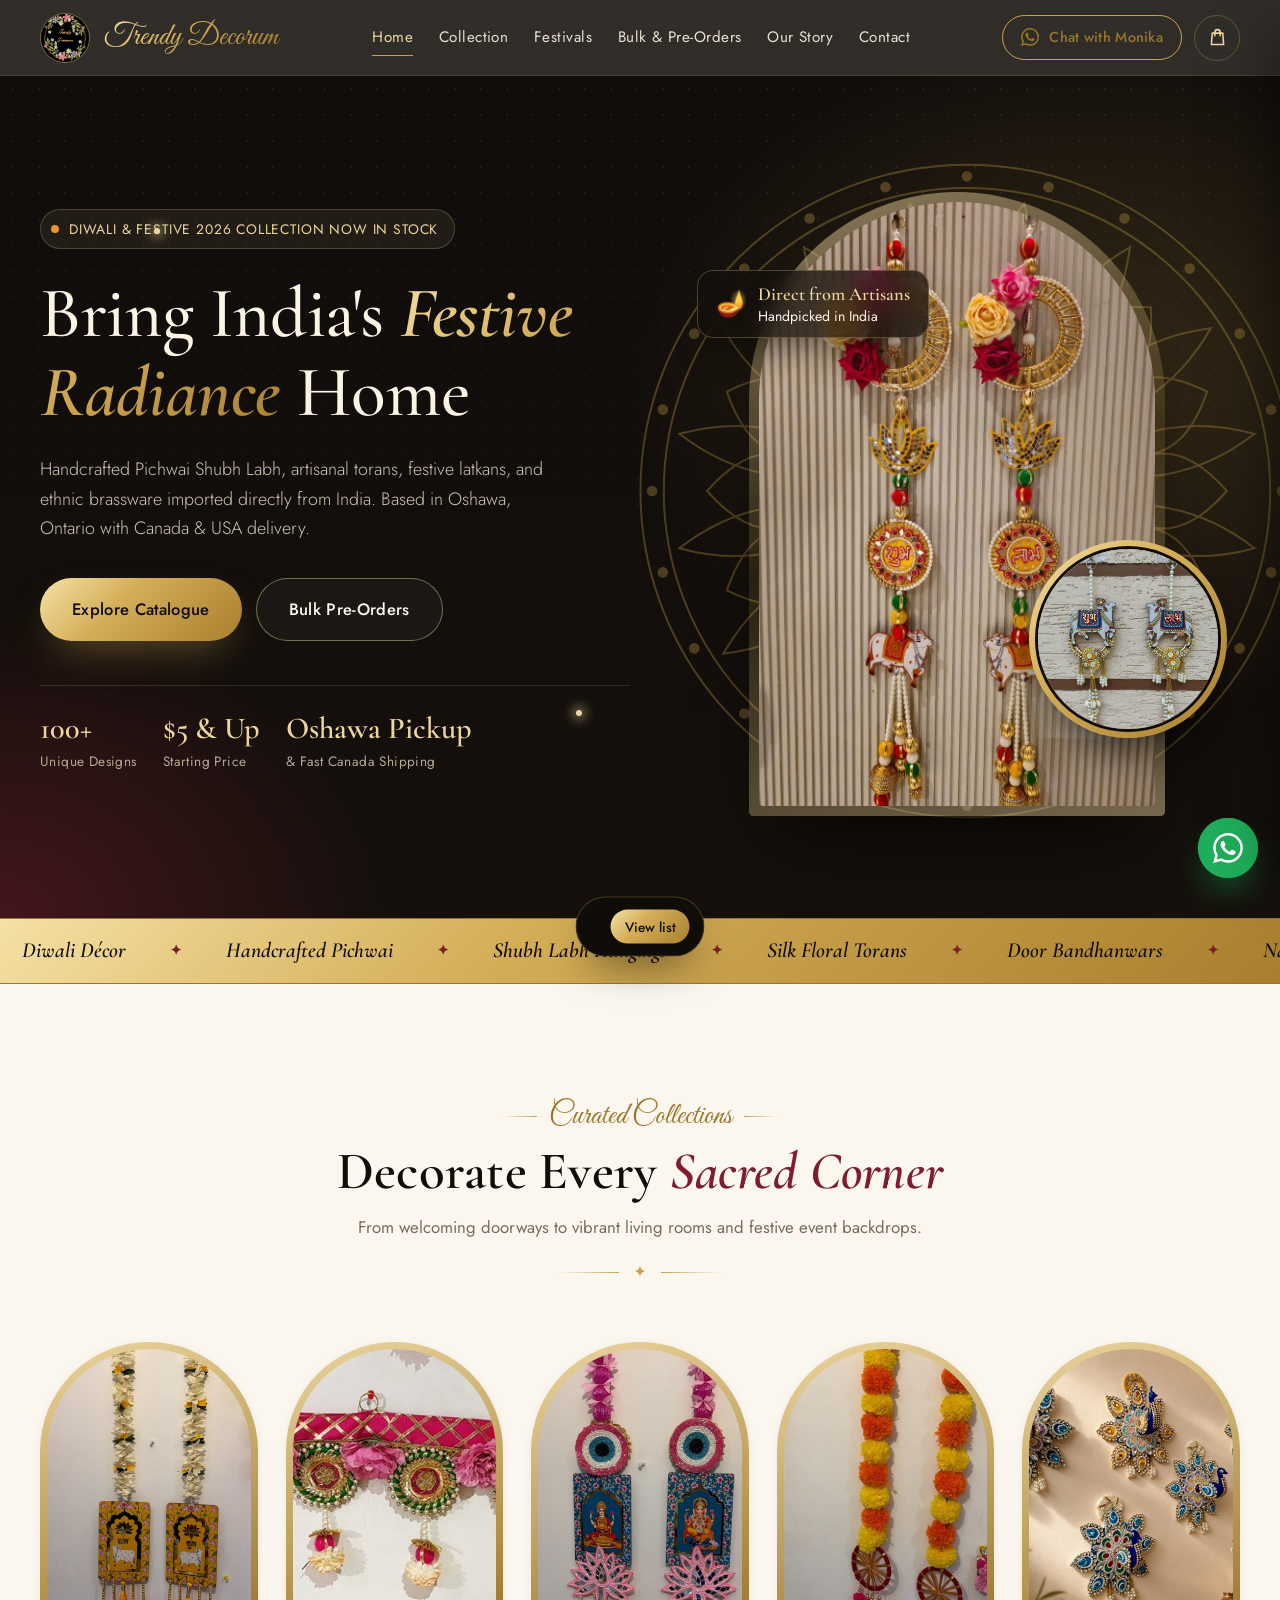
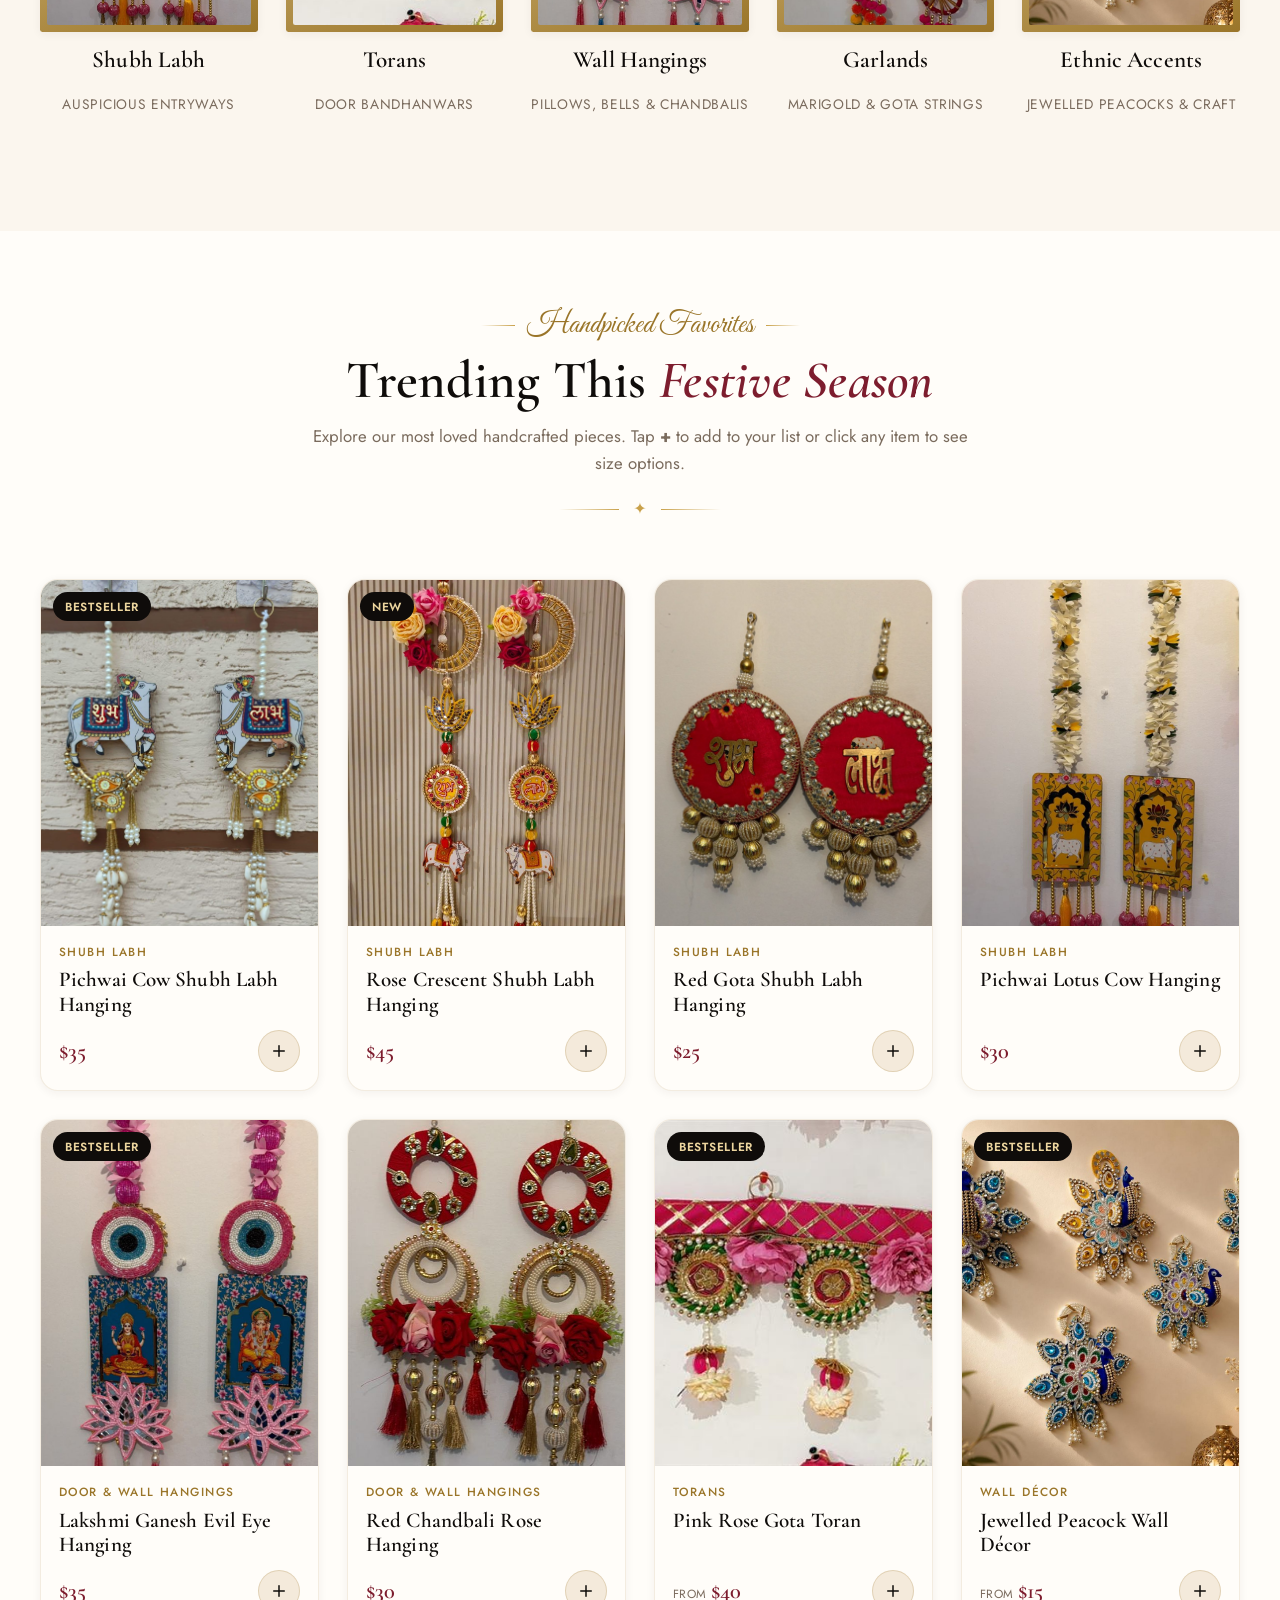
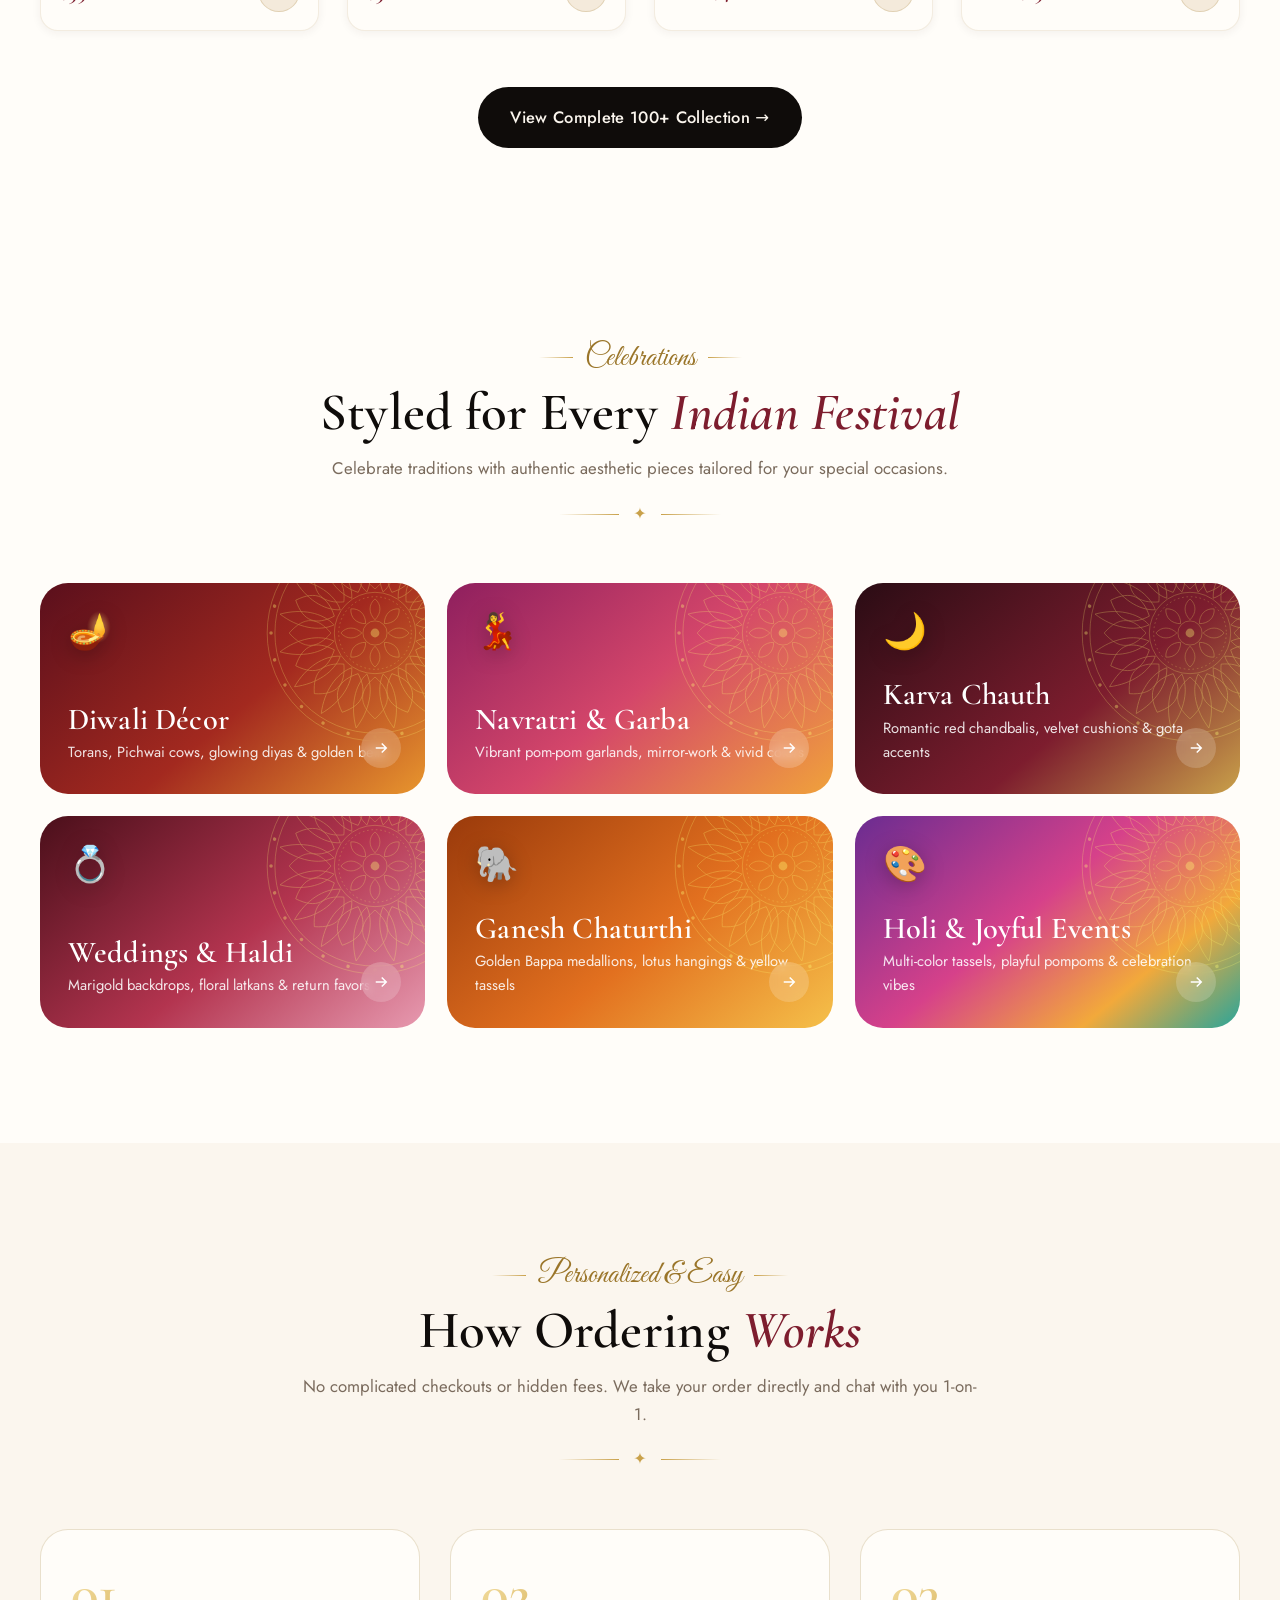
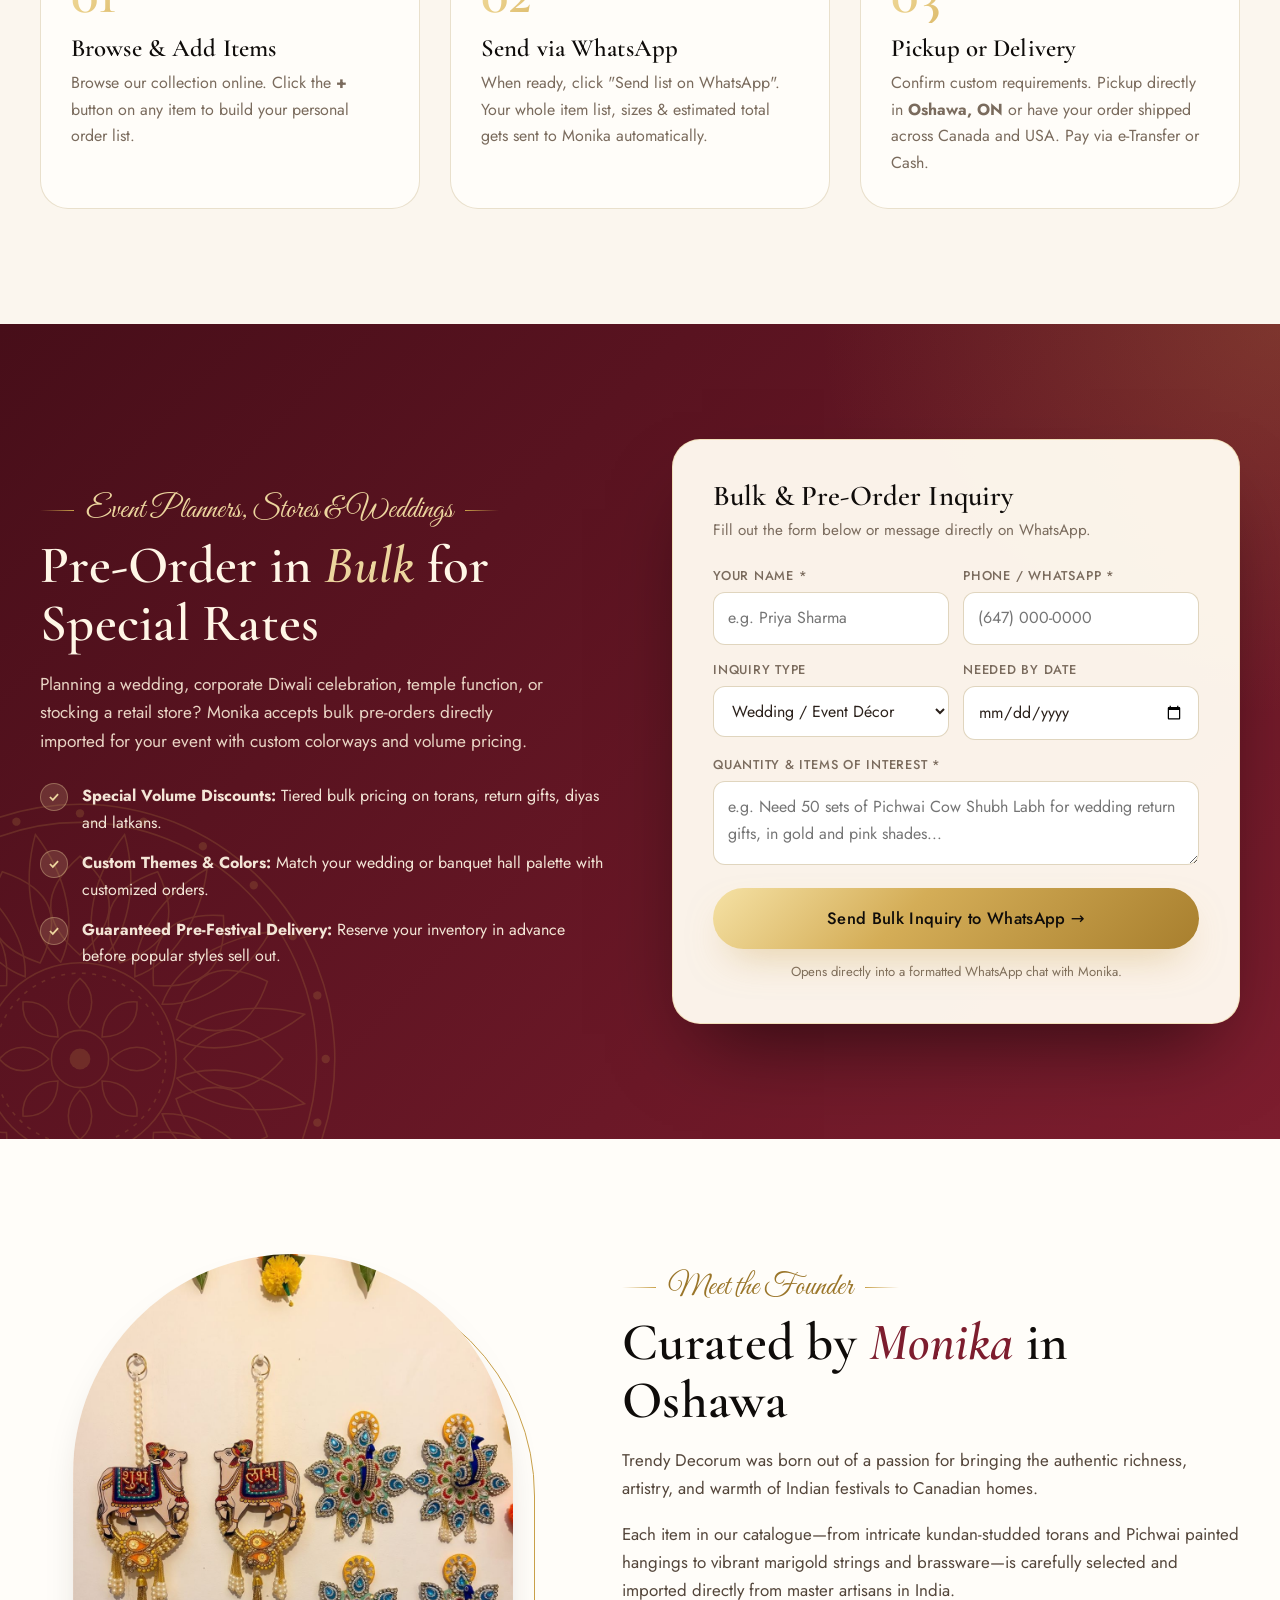
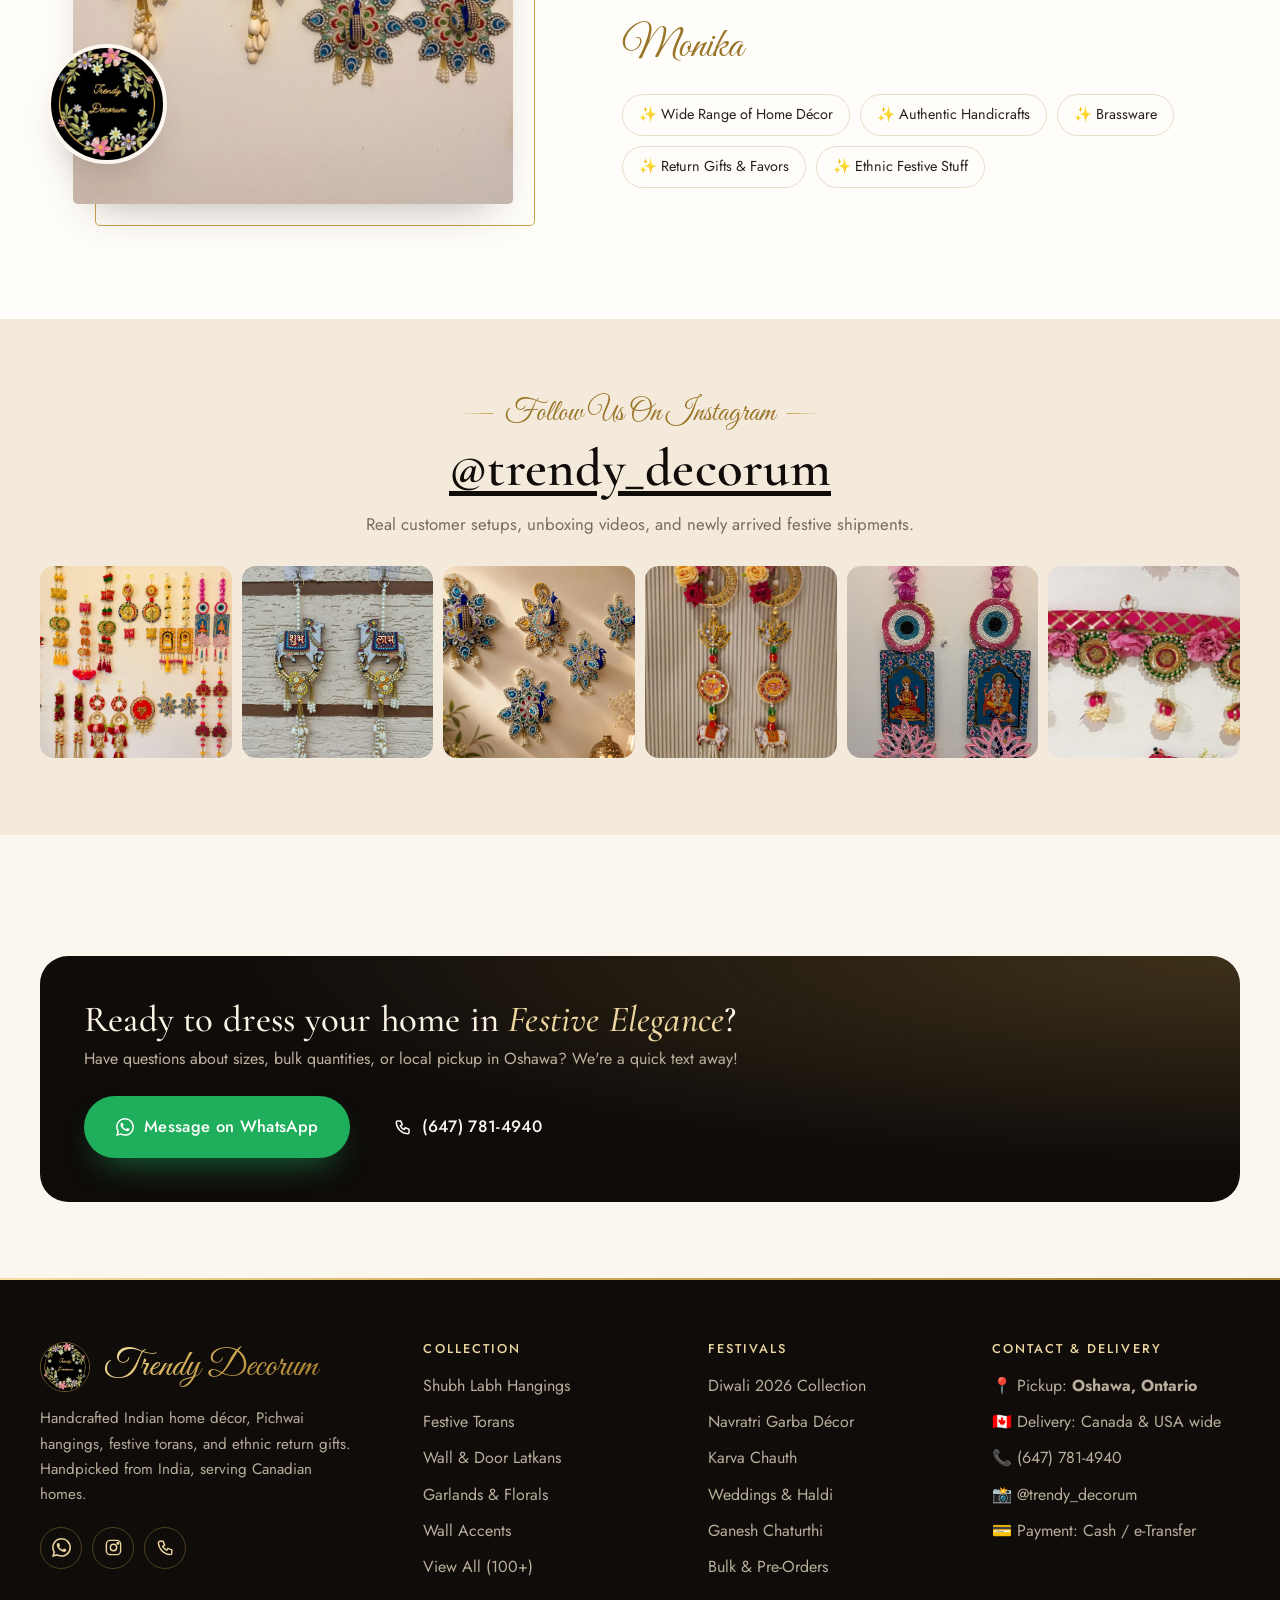
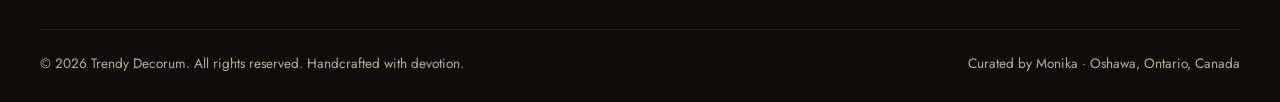
<file: index.html>
<!DOCTYPE html>
<html lang="en">
<head>
  <meta charset="UTF-8">
  <meta name="viewport" content="width=device-width, initial-scale=1.0">
  <title>Trendy Decorum | Handcrafted Indian Home & Festive Décor | Oshawa, Canada</title>
  <meta name="description" content="Authentic Indian festive décor, Pichwai hangings, Shubh Labh, torans, marigold garlands & brassware handpicked from India. Pickup in Oshawa, shipping across Canada & USA.">
  <link rel="icon" type="image/jpeg" href="assets/brand/favicon.jpg">

  <!-- Google Fonts -->
  <link rel="preconnect" href="https://fonts.googleapis.com">
  <link rel="preconnect" href="https://fonts.gstatic.com" crossorigin>
  <link href="https://fonts.googleapis.com/css2?family=Cormorant+Garamond:ital,wght@0,400;0,500;0,600;0,700;1,400;1,600&family=Great+Vibes&family=Jost:wght@300;400;500;600;700&display=swap" rel="stylesheet">

  <link rel="stylesheet" href="css/styles.css">
</head>
<body data-page="home">

  <!-- Site Header -->
  <header class="site-header" id="site-header">
    <div class="container header-inner">
      <a href="index.html" class="brand" aria-label="Trendy Decorum Home">
        <img src="assets/brand/logo.jpg" alt="Trendy Decorum Logo" width="50" height="50">
        <span class="brand-name">Trendy Decorum</span>
      </a>

      <nav class="main-nav" id="main-nav" aria-label="Main Navigation">
        <a href="index.html" data-nav="home">Home</a>
        <a href="shop.html" data-nav="shop">Collection</a>
        <a href="#festivals">Festivals</a>
        <a href="#bulk">Bulk & Pre-Orders</a>
        <a href="about.html" data-nav="about">Our Story</a>
        <a href="contact.html" data-nav="contact">Contact</a>
      </nav>

      <div class="header-actions">
        <a class="btn btn-outline btn-sm header-wa" data-wa aria-label="Order on WhatsApp">
          <svg viewBox="0 0 24 24" fill="currentColor" width="16" height="16" aria-hidden="true"><path d="M17.47 14.38c-.3-.15-1.76-.87-2.03-.97-.27-.1-.47-.15-.67.15-.2.3-.77.97-.94 1.16-.17.2-.35.22-.64.07-.3-.15-1.26-.46-2.39-1.48-.88-.79-1.48-1.76-1.65-2.06-.17-.3-.02-.46.13-.6.13-.14.3-.35.45-.52.15-.17.2-.3.3-.5.1-.2.05-.37-.02-.52-.08-.15-.67-1.61-.92-2.2-.24-.58-.49-.5-.67-.51h-.57c-.2 0-.52.07-.8.37-.27.3-1.04 1.02-1.04 2.48s1.07 2.88 1.21 3.07c.15.2 2.1 3.2 5.08 4.49.71.31 1.26.49 1.7.63.71.22 1.36.19 1.87.12.57-.09 1.76-.72 2-1.41.25-.7.25-1.29.18-1.41-.08-.13-.27-.2-.57-.35M12.05 21.79h-.01a9.87 9.87 0 0 1-5.03-1.38l-.36-.21-3.74.98 1-3.65-.24-.37a9.86 9.86 0 0 1-1.51-5.26c0-5.45 4.44-9.88 9.89-9.88 2.64 0 5.12 1.03 6.99 2.9a9.82 9.82 0 0 1 2.89 6.99c0 5.45-4.44 9.88-9.88 9.88m8.41-18.3A11.82 11.82 0 0 0 12.05 0C5.5 0 .16 5.34.16 11.89c0 2.1.55 4.14 1.59 5.95L.06 24l6.3-1.65a11.88 11.88 0 0 0 5.68 1.45h.01c6.55 0 11.89-5.34 11.89-11.89 0-3.18-1.24-6.16-3.48-8.41Z"/></svg>
          <span>Chat with Monika</span>
        </a>

        <button class="list-btn" id="open-list-btn" aria-label="View Order List">
          <svg viewBox="0 0 24 24" fill="none" stroke="currentColor" stroke-width="1.8" stroke-linecap="round" stroke-linejoin="round" aria-hidden="true"><path d="M6 7h12l1 13H5L6 7Z"/><path d="M9 10V6a3 3 0 0 1 6 0v4"/></svg>
          <span class="list-count" data-list-count>0</span>
        </button>

        <button class="menu-toggle" id="menu-toggle" aria-label="Toggle navigation" aria-expanded="false">
          <span></span><span></span><span></span>
        </button>
      </div>
    </div>
  </header>

  <!-- Hero Section -->
  <section class="hero" id="hero">
    <div class="sparkle" style="top: 18%; left: 12%; animation-delay: 0.2s;"></div>
    <div class="sparkle" style="top: 35%; right: 22%; animation-delay: 1.1s;"></div>
    <div class="sparkle" style="bottom: 24%; left: 45%; animation-delay: 2.2s;"></div>

    <div class="container hero-grid">
      <div class="hero-copy">
        <div class="hero-kicker">
          <span class="dot"></span>
          <span>DIWALI & FESTIVE 2026 COLLECTION NOW IN STOCK</span>
        </div>
        <h1>Bring India's <em>Festive Radiance</em> Home</h1>
        <p class="hero-sub">
          Handcrafted Pichwai Shubh Labh, artisanal torans, festive latkans, and ethnic brassware imported directly from India. Based in Oshawa, Ontario with Canada &amp; USA delivery.
        </p>

        <div class="hero-ctas">
          <a href="shop.html" class="btn btn-gold btn-lg">Explore Catalogue</a>
          <a href="#bulk" class="btn btn-ghost-light btn-lg">Bulk Pre-Orders</a>
        </div>

        <div class="hero-trust">
          <div>
            <strong>100+</strong>
            <span>Unique Designs</span>
          </div>
          <div>
            <strong>$5 &amp; Up</strong>
            <span>Starting Price</span>
          </div>
          <div>
            <strong>Oshawa Pickup</strong>
            <span>&amp; Fast Canada Shipping</span>
          </div>
        </div>
      </div>

      <div class="hero-visual">
        <div class="hero-mandala"></div>
        <div class="hero-arch">
          <img src="assets/products/rose-crescent-shubh-labh.jpg" alt="Rose Crescent Shubh Labh Festive Hanging" loading="eager">
        </div>
        <div class="hero-float">
          <img src="assets/products/pichwai-cow-shubh-labh.jpg" alt="Pichwai Cow Shubh Labh Hanging">
        </div>
        <div class="hero-chip">
          <span class="chip-icon">🪔</span>
          <div>
            <b>Direct from Artisans</b>
            <span>Handpicked in India</span>
          </div>
        </div>
      </div>
    </div>
  </section>

  <!-- Festive Marquee -->
  <div class="marquee" aria-hidden="true">
    <div class="marquee-track">
      <span>Diwali Décor</span>
      <span>Handcrafted Pichwai</span>
      <span>Shubh Labh Hangings</span>
      <span>Silk Floral Torans</span>
      <span>Door Bandhanwars</span>
      <span>Navratri &amp; Karva Chauth</span>
      <span>Weddings &amp; Events</span>
      <span>Bulk &amp; Return Gifts</span>
      <!-- Repeated for smooth infinite loop -->
      <span>Diwali Décor</span>
      <span>Handcrafted Pichwai</span>
      <span>Shubh Labh Hangings</span>
      <span>Silk Floral Torans</span>
      <span>Door Bandhanwars</span>
      <span>Navratri &amp; Karva Chauth</span>
      <span>Weddings &amp; Events</span>
      <span>Bulk &amp; Return Gifts</span>
    </div>
  </div>

  <!-- Featured Categories -->
  <section class="section">
    <div class="container">
      <div class="section-head reveal">
        <div class="eyebrow">Curated Collections</div>
        <h2 class="section-title">Decorate Every <em>Sacred Corner</em></h2>
        <p>From welcoming doorways to vibrant living rooms and festive event backdrops.</p>
        <div class="ornament">✦</div>
      </div>

      <div class="cat-grid">
        <a href="shop.html?cat=Shubh+Labh" class="cat-card reveal">
          <div class="cat-media">
            <img src="assets/products/pichwai-lotus-cow-hanging.jpg" alt="Shubh Labh Hangings" loading="lazy">
          </div>
          <h3>Shubh Labh</h3>
          <p>Auspicious Entryways</p>
        </a>

        <a href="shop.html?cat=Torans" class="cat-card reveal" style="--d: 0.1s">
          <div class="cat-media">
            <img src="assets/products/pink-rose-gota-toran.jpg" alt="Traditional Door Torans" loading="lazy">
          </div>
          <h3>Torans</h3>
          <p>Door Bandhanwars</p>
        </a>

        <a href="shop.html?cat=Door+%26+Wall+Hangings" class="cat-card reveal" style="--d: 0.2s">
          <div class="cat-media">
            <img src="assets/products/lakshmi-ganesh-evil-eye-hanging.jpg" alt="Door and Wall Hangings" loading="lazy">
          </div>
          <h3>Wall Hangings</h3>
          <p>Pillows, Bells &amp; Chandbalis</p>
        </a>

        <a href="shop.html?cat=Garlands+%26+Florals" class="cat-card reveal" style="--d: 0.3s">
          <div class="cat-media">
            <img src="assets/products/marigold-bell-garland.jpg" alt="Festive Garlands and Florals" loading="lazy">
          </div>
          <h3>Garlands</h3>
          <p>Marigold &amp; Gota Strings</p>
        </a>

        <a href="shop.html?cat=Wall+D%C3%A9cor" class="cat-card reveal" style="--d: 0.4s">
          <div class="cat-media">
            <img src="assets/products/peacock-wall-decor.jpg" alt="Jewelled Wall Decor" loading="lazy">
          </div>
          <h3>Ethnic Accents</h3>
          <p>Jewelled Peacocks &amp; Craft</p>
        </a>
      </div>
    </div>
  </section>

  <!-- Featured Products -->
  <section class="section section-tight" style="background: var(--paper);">
    <div class="container">
      <div class="section-head reveal">
        <div class="eyebrow">Handpicked Favorites</div>
        <h2 class="section-title">Trending This <em>Festive Season</em></h2>
        <p>Explore our most loved handcrafted pieces. Tap <b>+</b> to add to your list or click any item to see size options.</p>
        <div class="ornament">✦</div>
      </div>

      <div class="product-grid" id="featured-products"></div>

      <div class="center-cta reveal">
        <a href="shop.html" class="btn btn-dark btn-lg">View Complete 100+ Collection &rarr;</a>
      </div>
    </div>
  </section>

  <!-- Shop by Occasion -->
  <section class="section occasions" id="festivals">
    <div class="container">
      <div class="section-head reveal">
        <div class="eyebrow">Celebrations</div>
        <h2 class="section-title">Styled for Every <em>Indian Festival</em></h2>
        <p>Celebrate traditions with authentic aesthetic pieces tailored for your special occasions.</p>
        <div class="ornament">✦</div>
      </div>

      <div class="occasion-grid" id="occasion-cards">
        <a href="shop.html?occ=Diwali" class="occasion occ-diwali reveal">
          <span class="occ-icon">🪔</span>
          <h3>Diwali Décor</h3>
          <p>Torans, Pichwai cows, glowing diyas &amp; golden bells</p>
          <span class="occ-arrow"><svg viewBox="0 0 24 24" fill="none" stroke="currentColor" stroke-width="2"><path d="M5 12h14M13 6l6 6-6 6"/></svg></span>
        </a>

        <a href="shop.html?occ=Navratri" class="occasion occ-navratri reveal" style="--d: 0.1s">
          <span class="occ-icon">💃</span>
          <h3>Navratri &amp; Garba</h3>
          <p>Vibrant pom-pom garlands, mirror-work &amp; vivid colors</p>
          <span class="occ-arrow"><svg viewBox="0 0 24 24" fill="none" stroke="currentColor" stroke-width="2"><path d="M5 12h14M13 6l6 6-6 6"/></svg></span>
        </a>

        <a href="shop.html?occ=Karva+Chauth" class="occasion occ-karva reveal" style="--d: 0.2s">
          <span class="occ-icon">🌙</span>
          <h3>Karva Chauth</h3>
          <p>Romantic red chandbalis, velvet cushions &amp; gota accents</p>
          <span class="occ-arrow"><svg viewBox="0 0 24 24" fill="none" stroke="currentColor" stroke-width="2"><path d="M5 12h14M13 6l6 6-6 6"/></svg></span>
        </a>

        <a href="shop.html?occ=Weddings" class="occasion occ-wedding reveal" style="--d: 0.3s">
          <span class="occ-icon">💍</span>
          <h3>Weddings &amp; Haldi</h3>
          <p>Marigold backdrops, floral latkans &amp; return favors</p>
          <span class="occ-arrow"><svg viewBox="0 0 24 24" fill="none" stroke="currentColor" stroke-width="2"><path d="M5 12h14M13 6l6 6-6 6"/></svg></span>
        </a>

        <a href="shop.html?occ=Ganesh+Chaturthi" class="occasion occ-ganesh reveal" style="--d: 0.4s">
          <span class="occ-icon">🐘</span>
          <h3>Ganesh Chaturthi</h3>
          <p>Golden Bappa medallions, lotus hangings &amp; yellow tassels</p>
          <span class="occ-arrow"><svg viewBox="0 0 24 24" fill="none" stroke="currentColor" stroke-width="2"><path d="M5 12h14M13 6l6 6-6 6"/></svg></span>
        </a>

        <a href="shop.html?occ=Holi" class="occasion occ-holi reveal" style="--d: 0.5s">
          <span class="occ-icon">🎨</span>
          <h3>Holi &amp; Joyful Events</h3>
          <p>Multi-color tassels, playful pompoms &amp; celebration vibes</p>
          <span class="occ-arrow"><svg viewBox="0 0 24 24" fill="none" stroke="currentColor" stroke-width="2"><path d="M5 12h14M13 6l6 6-6 6"/></svg></span>
        </a>
      </div>
    </div>
  </section>

  <!-- How Ordering Works -->
  <section class="section" style="background: var(--cream);">
    <div class="container">
      <div class="section-head reveal">
        <div class="eyebrow">Personalized &amp; Easy</div>
        <h2 class="section-title">How Ordering <em>Works</em></h2>
        <p>No complicated checkouts or hidden fees. We take your order directly and chat with you 1-on-1.</p>
        <div class="ornament">✦</div>
      </div>

      <div class="steps">
        <div class="step reveal">
          <div class="step-num">01</div>
          <h3>Browse &amp; Add Items</h3>
          <p>Browse our collection online. Click the <b>+</b> button on any item to build your personal order list.</p>
        </div>

        <div class="step reveal" style="--d: 0.15s">
          <div class="step-num">02</div>
          <h3>Send via WhatsApp</h3>
          <p>When ready, click "Send list on WhatsApp". Your whole item list, sizes &amp; estimated total gets sent to Monika automatically.</p>
        </div>

        <div class="step reveal" style="--d: 0.3s">
          <div class="step-num">03</div>
          <h3>Pickup or Delivery</h3>
          <p>Confirm custom requirements. Pickup directly in <b>Oshawa, ON</b> or have your order shipped across Canada and USA. Pay via e-Transfer or Cash.</p>
        </div>
      </div>
    </div>
  </section>

  <!-- Bulk & Pre-Orders Section -->
  <section class="section bulk" id="bulk">
    <div class="container bulk-grid">
      <div class="reveal">
        <div class="eyebrow">Event Planners, Stores &amp; Weddings</div>
        <h2 class="section-title">Pre-Order in <em>Bulk</em> for Special Rates</h2>
        <p class="bulk-lead">
          Planning a wedding, corporate Diwali celebration, temple function, or stocking a retail store? Monika accepts bulk pre-orders directly imported for your event with custom colorways and volume pricing.
        </p>

        <ul class="perk-list">
          <li>
            <span class="tick"><svg viewBox="0 0 24 24" fill="none" stroke="currentColor" stroke-width="3"><path d="m5 12 5 5 9-10"/></svg></span>
            <div><strong>Special Volume Discounts:</strong> Tiered bulk pricing on torans, return gifts, diyas and latkans.</div>
          </li>
          <li>
            <span class="tick"><svg viewBox="0 0 24 24" fill="none" stroke="currentColor" stroke-width="3"><path d="m5 12 5 5 9-10"/></svg></span>
            <div><strong>Custom Themes &amp; Colors:</strong> Match your wedding or banquet hall palette with customized orders.</div>
          </li>
          <li>
            <span class="tick"><svg viewBox="0 0 24 24" fill="none" stroke="currentColor" stroke-width="3"><path d="m5 12 5 5 9-10"/></svg></span>
            <div><strong>Guaranteed Pre-Festival Delivery:</strong> Reserve your inventory in advance before popular styles sell out.</div>
          </li>
        </ul>
      </div>

      <div class="form-card reveal" style="--d: 0.2s">
        <h3>Bulk &amp; Pre-Order Inquiry</h3>
        <p>Fill out the form below or message directly on WhatsApp.</p>

        <form id="bulk-form">
          <div class="form-grid">
            <div class="field">
              <label for="bulk-name">Your Name *</label>
              <input type="text" id="bulk-name" required placeholder="e.g. Priya Sharma">
            </div>

            <div class="field">
              <label for="bulk-phone">Phone / WhatsApp *</label>
              <input type="tel" id="bulk-phone" required placeholder="(647) 000-0000">
            </div>

            <div class="field">
              <label for="bulk-type">Inquiry Type</label>
              <select id="bulk-type">
                <option value="Wedding / Event Décor">Wedding / Event Décor</option>
                <option value="Diwali Pre-Order">Diwali Pre-Order</option>
                <option value="Return Gifts / Favors">Return Gifts / Favors</option>
                <option value="Retail Store / Wholesale">Retail Store / Wholesale</option>
                <option value="Other">Other Custom Request</option>
              </select>
            </div>

            <div class="field">
              <label for="bulk-date">Needed By Date</label>
              <input type="date" id="bulk-date">
            </div>

            <div class="field full">
              <label for="bulk-details">Quantity &amp; Items of Interest *</label>
              <textarea id="bulk-details" required placeholder="e.g. Need 50 sets of Pichwai Cow Shubh Labh for wedding return gifts, in gold and pink shades..."></textarea>
            </div>

            <div class="field full">
              <button type="submit" class="btn btn-gold btn-block btn-lg" id="submit-bulk-btn">
                Send Bulk Inquiry to WhatsApp &rarr;
              </button>
            </div>
          </div>
          <p class="form-note">Opens directly into a formatted WhatsApp chat with Monika.</p>
        </form>
      </div>
    </div>
  </section>

  <!-- About Preview -->
  <section class="section" style="background: var(--paper);">
    <div class="container about-grid">
      <div class="about-visual reveal">
        <img src="assets/products/cow-and-peacock-set.jpg" alt="Artisanal Indian Décor by Trendy Decorum">
        <img src="assets/brand/logo.jpg" alt="Trendy Decorum Brand Logo" class="about-logo">
      </div>

      <div class="about-copy reveal" style="--d: 0.2s">
        <div class="eyebrow">Meet the Founder</div>
        <h2 class="section-title">Curated by <em>Monika</em> in Oshawa</h2>
        <p>
          Trendy Decorum was born out of a passion for bringing the authentic richness, artistry, and warmth of Indian festivals to Canadian homes.
        </p>
        <p>
          Each item in our catalogue—from intricate kundan-studded torans and Pichwai painted hangings to vibrant marigold strings and brassware—is carefully selected and imported directly from master artisans in India.
        </p>
        <div class="signature">Monika</div>
        <div class="deals">
          <span>✨ Wide Range of Home Décor</span>
          <span>✨ Authentic Handicrafts</span>
          <span>✨ Brassware</span>
          <span>✨ Return Gifts &amp; Favors</span>
          <span>✨ Ethnic Festive Stuff</span>
        </div>
      </div>
    </div>
  </section>

  <!-- Instagram Feed Strip -->
  <section class="section section-tight insta">
    <div class="container">
      <div class="section-head reveal" style="margin-bottom: 28px;">
        <div class="eyebrow">Follow Us On Instagram</div>
        <h2 class="section-title"><a data-ig style="color: var(--ink); text-decoration: underline; text-underline-offset: 6px;" data-ig-handle>@trendy_decorum</a></h2>
        <p>Real customer setups, unboxing videos, and newly arrived festive shipments.</p>
      </div>

      <div class="insta-grid reveal">
        <a data-ig aria-label="Instagram post 1"><img src="assets/products/collection-wall.jpg" alt="Trendy Decorum Showcase" loading="lazy"></a>
        <a data-ig aria-label="Instagram post 2"><img src="assets/products/pichwai-cow-shubh-labh.jpg" alt="Pichwai Shubh Labh" loading="lazy"></a>
        <a data-ig aria-label="Instagram post 3"><img src="assets/products/peacock-wall-decor.jpg" alt="Peacock Decor" loading="lazy"></a>
        <a data-ig aria-label="Instagram post 4"><img src="assets/products/rose-crescent-shubh-labh.jpg" alt="Rose Crescent" loading="lazy"></a>
        <a data-ig aria-label="Instagram post 5"><img src="assets/products/lakshmi-ganesh-evil-eye-hanging.jpg" alt="Lakshmi Ganesh Wall Hanging" loading="lazy"></a>
        <a data-ig aria-label="Instagram post 6"><img src="assets/products/pink-rose-gota-toran.jpg" alt="Gota Toran" loading="lazy"></a>
      </div>
    </div>
  </section>

  <!-- Quick Contact CTA -->
  <section class="section section-tight" style="background: var(--cream);">
    <div class="container">
      <div class="contact-cta reveal">
        <div>
          <h3>Ready to dress your home in <em>Festive Elegance</em>?</h3>
          <p>Have questions about sizes, bulk quantities, or local pickup in Oshawa? We're a quick text away!</p>
        </div>
        <div class="btns">
          <a class="btn btn-whatsapp btn-lg" data-wa>
            <svg viewBox="0 0 24 24" fill="currentColor" width="20" height="20" aria-hidden="true"><path d="M17.47 14.38c-.3-.15-1.76-.87-2.03-.97-.27-.1-.47-.15-.67.15-.2.3-.77.97-.94 1.16-.17.2-.35.22-.64.07-.3-.15-1.26-.46-2.39-1.48-.88-.79-1.48-1.76-1.65-2.06-.17-.3-.02-.46.13-.6.13-.14.3-.35.45-.52.15-.17.2-.3.3-.5.1-.2.05-.37-.02-.52-.08-.15-.67-1.61-.92-2.2-.24-.58-.49-.5-.67-.51h-.57c-.2 0-.52.07-.8.37-.27.3-1.04 1.02-1.04 2.48s1.07 2.88 1.21 3.07c.15.2 2.1 3.2 5.08 4.49.71.31 1.26.49 1.7.63.71.22 1.36.19 1.87.12.57-.09 1.76-.72 2-1.41.25-.7.25-1.29.18-1.41-.08-.13-.27-.2-.57-.35M12.05 21.79h-.01a9.87 9.87 0 0 1-5.03-1.38l-.36-.21-3.74.98 1-3.65-.24-.37a9.86 9.86 0 0 1-1.51-5.26c0-5.45 4.44-9.88 9.89-9.88 2.64 0 5.12 1.03 6.99 2.9a9.82 9.82 0 0 1 2.89 6.99c0 5.45-4.44 9.88-9.88 9.88m8.41-18.3A11.82 11.82 0 0 0 12.05 0C5.5 0 .16 5.34.16 11.89c0 2.1.55 4.14 1.59 5.95L.06 24l6.3-1.65a11.88 11.88 0 0 0 5.68 1.45h.01c6.55 0 11.89-5.34 11.89-11.89 0-3.18-1.24-6.16-3.48-8.41Z"/></svg>
            <span>Message on WhatsApp</span>
          </a>
          <a class="btn btn-dark btn-lg" data-tel>
            <svg viewBox="0 0 24 24" fill="none" stroke="currentColor" stroke-width="2" width="20" height="20"><path d="M5 4h4l2 5-2.5 1.5a11 11 0 0 0 5 5L15 13l5 2v4a2 2 0 0 1-2 2A16 16 0 0 1 3 6a2 2 0 0 1 2-2"/></svg>
            <span data-phone>(647) 781-4940</span>
          </a>
        </div>
      </div>
    </div>
  </section>

  <!-- Site Footer -->
  <footer class="site-footer">
    <div class="container footer-grid">
      <div class="footer-brand">
        <div class="brand">
          <img src="assets/brand/logo.jpg" alt="Trendy Decorum" width="46" height="46">
          <span class="brand-name">Trendy Decorum</span>
        </div>
        <p>
          Handcrafted Indian home décor, Pichwai hangings, festive torans, and ethnic return gifts. Handpicked from India, serving Canadian homes.
        </p>
        <div class="socials">
          <a data-wa aria-label="WhatsApp"><svg viewBox="0 0 24 24" fill="currentColor"><path d="M17.47 14.38c-.3-.15-1.76-.87-2.03-.97-.27-.1-.47-.15-.67.15-.2.3-.77.97-.94 1.16-.17.2-.35.22-.64.07-.3-.15-1.26-.46-2.39-1.48-.88-.79-1.48-1.76-1.65-2.06-.17-.3-.02-.46.13-.6.13-.14.3-.35.45-.52.15-.17.2-.3.3-.5.1-.2.05-.37-.02-.52-.08-.15-.67-1.61-.92-2.2-.24-.58-.49-.5-.67-.51h-.57c-.2 0-.52.07-.8.37-.27.3-1.04 1.02-1.04 2.48s1.07 2.88 1.21 3.07c.15.2 2.1 3.2 5.08 4.49.71.31 1.26.49 1.7.63.71.22 1.36.19 1.87.12.57-.09 1.76-.72 2-1.41.25-.7.25-1.29.18-1.41-.08-.13-.27-.2-.57-.35M12.05 21.79h-.01a9.87 9.87 0 0 1-5.03-1.38l-.36-.21-3.74.98 1-3.65-.24-.37a9.86 9.86 0 0 1-1.51-5.26c0-5.45 4.44-9.88 9.89-9.88 2.64 0 5.12 1.03 6.99 2.9a9.82 9.82 0 0 1 2.89 6.99c0 5.45-4.44 9.88-9.88 9.88m8.41-18.3A11.82 11.82 0 0 0 12.05 0C5.5 0 .16 5.34.16 11.89c0 2.1.55 4.14 1.59 5.95L.06 24l6.3-1.65a11.88 11.88 0 0 0 5.68 1.45h.01c6.55 0 11.89-5.34 11.89-11.89 0-3.18-1.24-6.16-3.48-8.41Z"/></svg></a>
          <a data-ig aria-label="Instagram"><svg viewBox="0 0 24 24" fill="none" stroke="currentColor" stroke-width="1.8"><rect x="3" y="3" width="18" height="18" rx="5"/><circle cx="12" cy="12" r="4"/><circle cx="17.5" cy="6.5" r="1" fill="currentColor"/></svg></a>
          <a data-tel aria-label="Phone"><svg viewBox="0 0 24 24" fill="none" stroke="currentColor" stroke-width="1.8"><path d="M5 4h4l2 5-2.5 1.5a11 11 0 0 0 5 5L15 13l5 2v4a2 2 0 0 1-2 2A16 16 0 0 1 3 6a2 2 0 0 1 2-2"/></svg></a>
        </div>
      </div>

      <div>
        <h4>Collection</h4>
        <ul>
          <li><a href="shop.html?cat=Shubh+Labh">Shubh Labh Hangings</a></li>
          <li><a href="shop.html?cat=Torans">Festive Torans</a></li>
          <li><a href="shop.html?cat=Door+%26+Wall+Hangings">Wall &amp; Door Latkans</a></li>
          <li><a href="shop.html?cat=Garlands+%26+Florals">Garlands &amp; Florals</a></li>
          <li><a href="shop.html?cat=Wall+D%C3%A9cor">Wall Accents</a></li>
          <li><a href="shop.html">View All (100+)</a></li>
        </ul>
      </div>

      <div>
        <h4>Festivals</h4>
        <ul>
          <li><a href="shop.html?occ=Diwali">Diwali 2026 Collection</a></li>
          <li><a href="shop.html?occ=Navratri">Navratri Garba Décor</a></li>
          <li><a href="shop.html?occ=Karva+Chauth">Karva Chauth</a></li>
          <li><a href="shop.html?occ=Weddings">Weddings &amp; Haldi</a></li>
          <li><a href="shop.html?occ=Ganesh+Chaturthi">Ganesh Chaturthi</a></li>
          <li><a href="#bulk">Bulk &amp; Pre-Orders</a></li>
        </ul>
      </div>

      <div>
        <h4>Contact &amp; Delivery</h4>
        <ul>
          <li><span>📍 Pickup: <strong data-location>Oshawa, Ontario</strong></span></li>
          <li><span>🇨🇦 Delivery: Canada &amp; USA wide</span></li>
          <li><a data-tel>📞 <span data-phone>(647) 781-4940</span></a></li>
          <li><a data-ig>📸 <span data-ig-handle>@trendy_decorum</span></a></li>
          <li><span>💳 Payment: Cash / e-Transfer</span></li>
        </ul>
      </div>
    </div>

    <div class="container footer-bottom">
      <div>&copy; <span data-year>2026</span> Trendy Decorum. All rights reserved. Handcrafted with devotion.</div>
      <div>Curated by Monika · Oshawa, Ontario, Canada</div>
    </div>
  </footer>

  <!-- Scripts -->
  <script src="js/config.js"></script>
  <script src="js/data.js"></script>
  <script src="js/ui.js"></script>
  <script>
    document.addEventListener("DOMContentLoaded", async () => {
      const container = document.getElementById("featured-products");
      TDUI.skeletons(container, 8);

      let allProducts = [];
      try {
        allProducts = await TD.loadProducts();
        const featured = allProducts.filter(p => p.featured).slice(0, 8);
        TDUI.renderCards(container, featured.length ? featured : allProducts.slice(0, 8));
        TDUI.enableQuickAdd(container, () => allProducts);
      } catch (err) {
        container.innerHTML = `<p style="grid-column: 1/-1; text-align: center; color: var(--muted); padding: 40px 0;">Error loading products: ${TDUI.esc(err.message)}</p>`;
      }

      // Bulk inquiry form handler
      const form = document.getElementById("bulk-form");
      if (form) {
        form.addEventListener("submit", (e) => {
          e.preventDefault();
          const name = document.getElementById("bulk-name").value.trim();
          const phone = document.getElementById("bulk-phone").value.trim();
          const type = document.getElementById("bulk-type").value;
          const date = document.getElementById("bulk-date").value;
          const details = document.getElementById("bulk-details").value.trim();

          const msg = `Hi Monika! 🪔 I have a Bulk / Pre-Order Inquiry for Trendy Decorum:\n\n` +
                      `• Name: ${name}\n` +
                      `• Phone: ${phone}\n` +
                      `• Type: ${type}\n` +
                      (date ? `• Needed By: ${date}\n` : "") +
                      `• Details: ${details}\n\n` +
                      `Please let me know availability, lead time and bulk pricing. Thank you!`;

          window.open(TD.waLink(msg), "_blank");
        });
      }
    });
  </script>
</body>
</html>
</file>
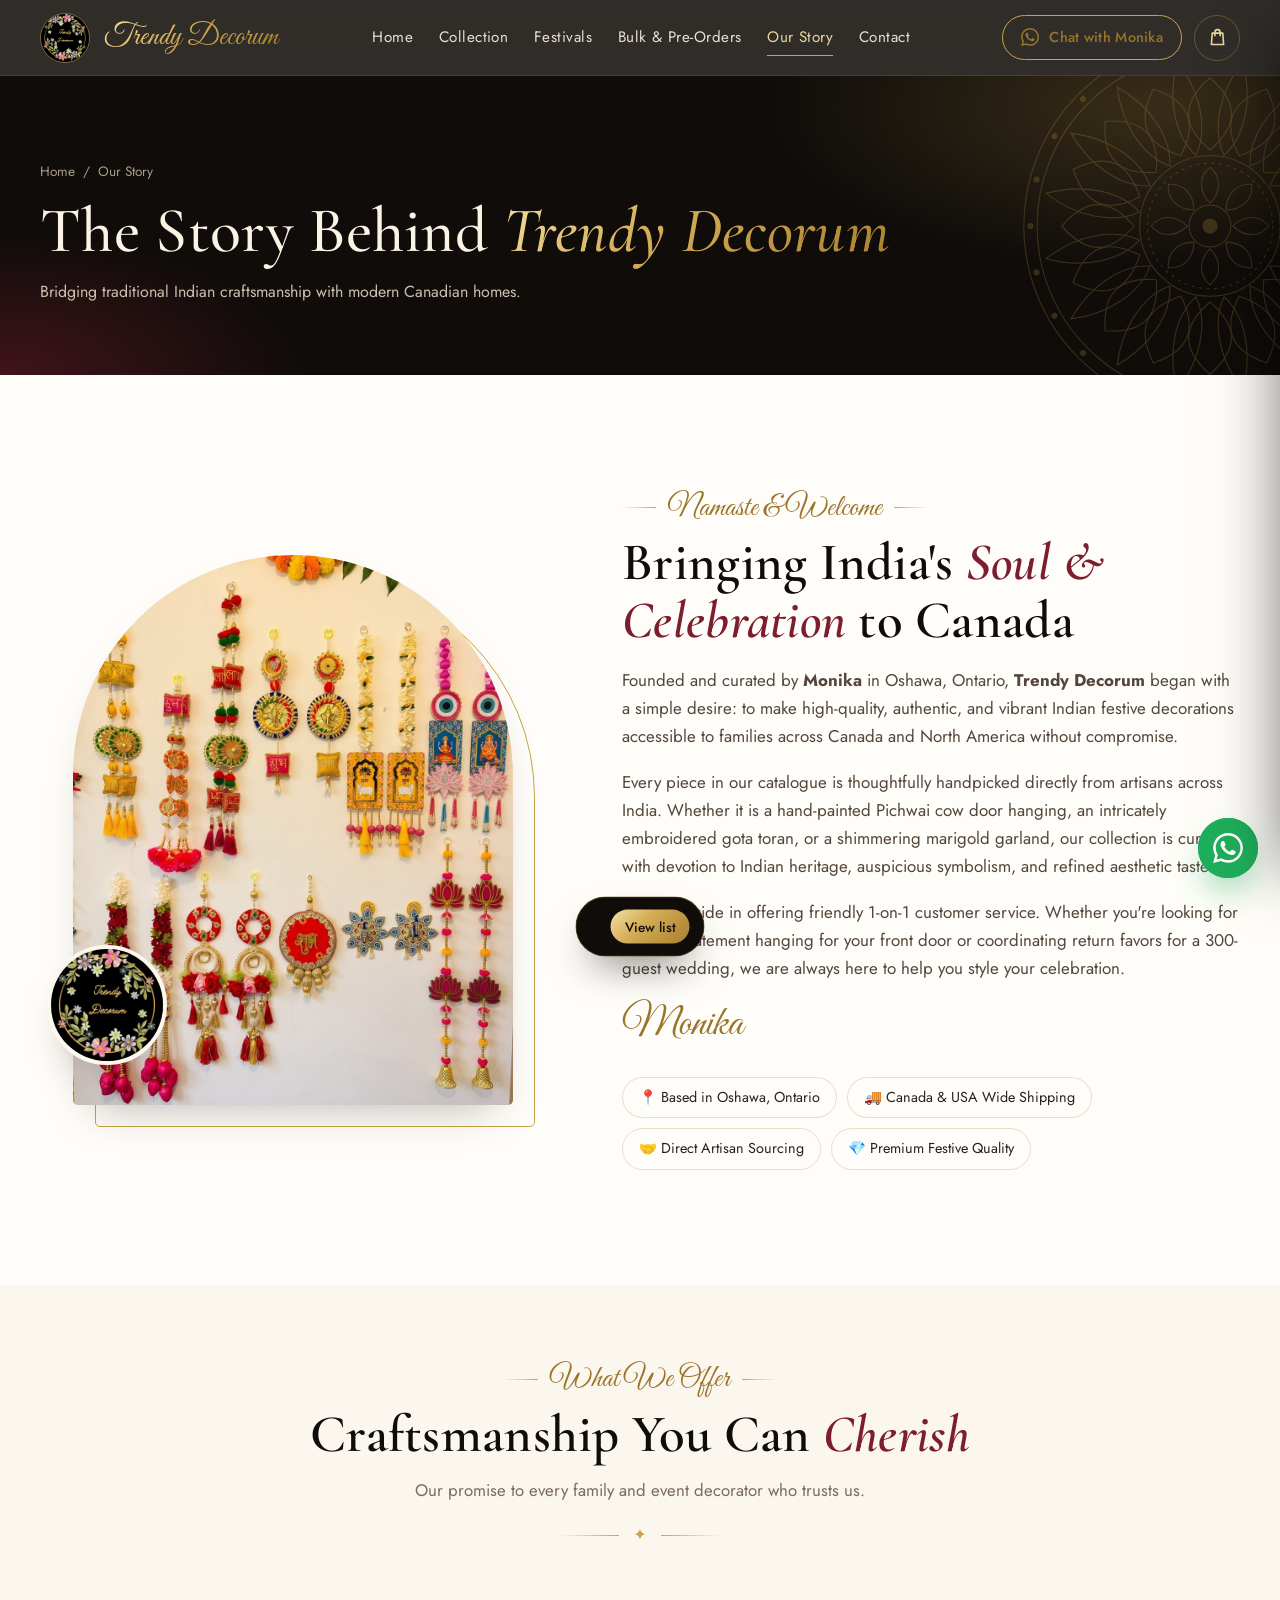
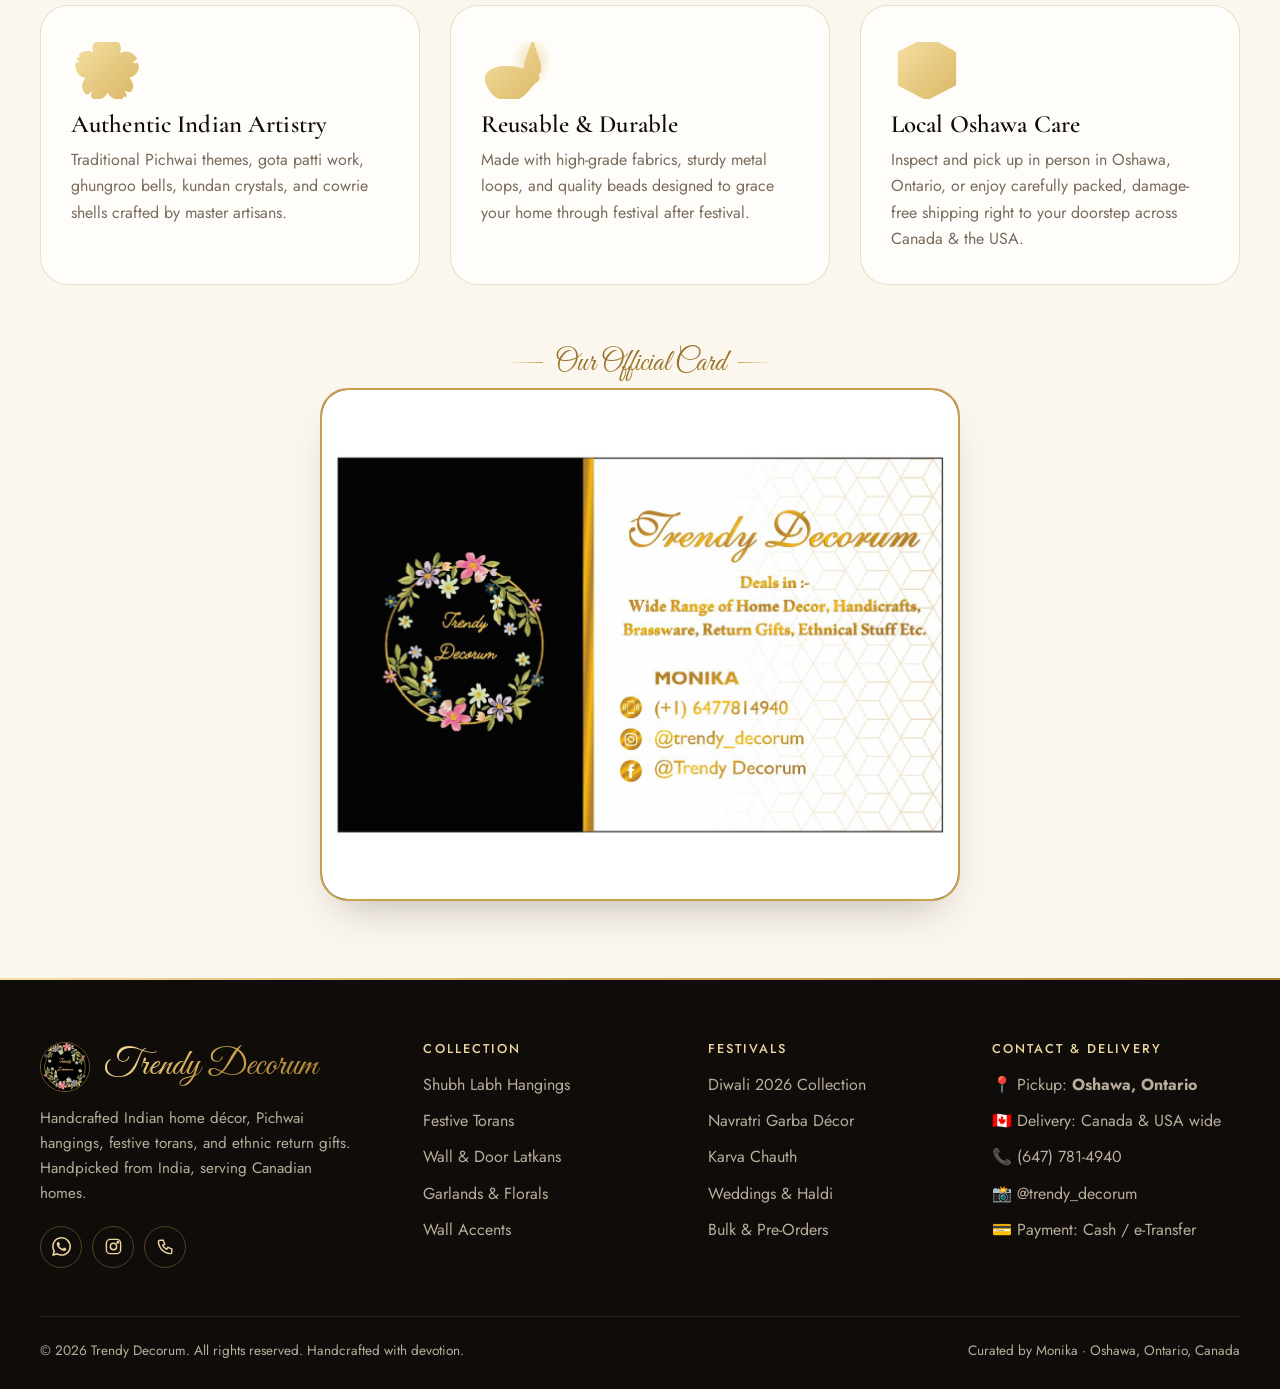
<file: about.html>
<!DOCTYPE html>
<html lang="en">
<head>
  <meta charset="UTF-8">
  <meta name="viewport" content="width=device-width, initial-scale=1.0">
  <title>Our Story | Trendy Decorum | Handcrafted Indian Home Décor</title>
  <meta name="description" content="Meet Monika, founder of Trendy Decorum in Oshawa, Ontario. Discover how we handpick authentic Indian handicrafts, Pichwai art, and festive decorations directly from Indian artisans.">
  <link rel="icon" type="image/jpeg" href="assets/brand/favicon.jpg">

  <!-- Google Fonts -->
  <link rel="preconnect" href="https://fonts.googleapis.com">
  <link rel="preconnect" href="https://fonts.gstatic.com" crossorigin>
  <link href="https://fonts.googleapis.com/css2?family=Cormorant+Garamond:ital,wght@0,400;0,500;0,600;0,700;1,400;1,600&family=Great+Vibes&family=Jost:wght@300;400;500;600;700&display=swap" rel="stylesheet">

  <link rel="stylesheet" href="css/styles.css">
</head>
<body data-page="about">

  <!-- Site Header -->
  <header class="site-header" id="site-header">
    <div class="container header-inner">
      <a href="index.html" class="brand" aria-label="Trendy Decorum Home">
        <img src="assets/brand/logo.jpg" alt="Trendy Decorum Logo" width="50" height="50">
        <span class="brand-name">Trendy Decorum</span>
      </a>

      <nav class="main-nav" id="main-nav" aria-label="Main Navigation">
        <a href="index.html" data-nav="home">Home</a>
        <a href="shop.html" data-nav="shop">Collection</a>
        <a href="index.html#festivals">Festivals</a>
        <a href="index.html#bulk">Bulk & Pre-Orders</a>
        <a href="about.html" data-nav="about">Our Story</a>
        <a href="contact.html" data-nav="contact">Contact</a>
      </nav>

      <div class="header-actions">
        <a class="btn btn-outline btn-sm header-wa" data-wa aria-label="Order on WhatsApp">
          <svg viewBox="0 0 24 24" fill="currentColor" width="16" height="16" aria-hidden="true"><path d="M17.47 14.38c-.3-.15-1.76-.87-2.03-.97-.27-.1-.47-.15-.67.15-.2.3-.77.97-.94 1.16-.17.2-.35.22-.64.07-.3-.15-1.26-.46-2.39-1.48-.88-.79-1.48-1.76-1.65-2.06-.17-.3-.02-.46.13-.6.13-.14.3-.35.45-.52.15-.17.2-.3.3-.5.1-.2.05-.37-.02-.52-.08-.15-.67-1.61-.92-2.2-.24-.58-.49-.5-.67-.51h-.57c-.2 0-.52.07-.8.37-.27.3-1.04 1.02-1.04 2.48s1.07 2.88 1.21 3.07c.15.2 2.1 3.2 5.08 4.49.71.31 1.26.49 1.7.63.71.22 1.36.19 1.87.12.57-.09 1.76-.72 2-1.41.25-.7.25-1.29.18-1.41-.08-.13-.27-.2-.57-.35M12.05 21.79h-.01a9.87 9.87 0 0 1-5.03-1.38l-.36-.21-3.74.98 1-3.65-.24-.37a9.86 9.86 0 0 1-1.51-5.26c0-5.45 4.44-9.88 9.89-9.88 2.64 0 5.12 1.03 6.99 2.9a9.82 9.82 0 0 1 2.89 6.99c0 5.45-4.44 9.88-9.88 9.88m8.41-18.3A11.82 11.82 0 0 0 12.05 0C5.5 0 .16 5.34.16 11.89c0 2.1.55 4.14 1.59 5.95L.06 24l6.3-1.65a11.88 11.88 0 0 0 5.68 1.45h.01c6.55 0 11.89-5.34 11.89-11.89 0-3.18-1.24-6.16-3.48-8.41Z"/></svg>
          <span>Chat with Monika</span>
        </a>

        <button class="list-btn" id="open-list-btn" aria-label="View Order List">
          <svg viewBox="0 0 24 24" fill="none" stroke="currentColor" stroke-width="1.8" stroke-linecap="round" stroke-linejoin="round" aria-hidden="true"><path d="M6 7h12l1 13H5L6 7Z"/><path d="M9 10V6a3 3 0 0 1 6 0v4"/></svg>
          <span class="list-count" data-list-count>0</span>
        </button>

        <button class="menu-toggle" id="menu-toggle" aria-label="Toggle navigation" aria-expanded="false">
          <span></span><span></span><span></span>
        </button>
      </div>
    </div>
  </header>

  <!-- Page Hero -->
  <section class="page-hero">
    <div class="container">
      <div class="breadcrumb">
        <a href="index.html">Home</a>
        <span>/</span>
        <span>Our Story</span>
      </div>
      <h1>The Story Behind <em>Trendy Decorum</em></h1>
      <p>Bridging traditional Indian craftsmanship with modern Canadian homes.</p>
    </div>
  </section>

  <!-- Main Story Content -->
  <main class="section" style="background: var(--paper);">
    <div class="container about-grid">
      <div class="about-visual reveal">
        <img src="assets/products/collection-wall.jpg" alt="Trendy Decorum Handcrafted Festive Showcase">
        <img src="assets/brand/logo.jpg" alt="Trendy Decorum Logo" class="about-logo">
      </div>

      <div class="about-copy reveal" style="--d: 0.2s">
        <div class="eyebrow">Namaste &amp; Welcome</div>
        <h2 class="section-title">Bringing India's <em>Soul &amp; Celebration</em> to Canada</h2>
        <p>
          Founded and curated by <strong>Monika</strong> in Oshawa, Ontario, <strong>Trendy Decorum</strong> began with a simple desire: to make high-quality, authentic, and vibrant Indian festive decorations accessible to families across Canada and North America without compromise.
        </p>
        <p>
          Every piece in our catalogue is thoughtfully handpicked directly from artisans across India. Whether it is a hand-painted Pichwai cow door hanging, an intricately embroidered gota toran, or a shimmering marigold garland, our collection is curated with devotion to Indian heritage, auspicious symbolism, and refined aesthetic taste.
        </p>
        <p>
          We take pride in offering friendly 1-on-1 customer service. Whether you're looking for a single statement hanging for your front door or coordinating return favors for a 300-guest wedding, we are always here to help you style your celebration.
        </p>

        <div class="signature">Monika</div>

        <div class="deals" style="margin-top: 30px;">
          <span>📍 Based in Oshawa, Ontario</span>
          <span>🚚 Canada &amp; USA Wide Shipping</span>
          <span>🤝 Direct Artisan Sourcing</span>
          <span>💎 Premium Festive Quality</span>
        </div>
      </div>
    </div>
  </main>

  <!-- Business Card Preview & Values -->
  <section class="section section-tight" style="background: var(--cream);">
    <div class="container">
      <div class="section-head reveal">
        <div class="eyebrow">What We Offer</div>
        <h2 class="section-title">Craftsmanship You Can <em>Cherish</em></h2>
        <p>Our promise to every family and event decorator who trusts us.</p>
        <div class="ornament">✦</div>
      </div>

      <div class="steps">
        <div class="step reveal">
          <div class="step-num">🌸</div>
          <h3>Authentic Indian Artistry</h3>
          <p>Traditional Pichwai themes, gota patti work, ghungroo bells, kundan crystals, and cowrie shells crafted by master artisans.</p>
        </div>

        <div class="step reveal" style="--d: 0.15s">
          <div class="step-num">🪔</div>
          <h3>Reusable &amp; Durable</h3>
          <p>Made with high-grade fabrics, sturdy metal loops, and quality beads designed to grace your home through festival after festival.</p>
        </div>

        <div class="step reveal" style="--d: 0.3s">
          <div class="step-num">📦</div>
          <h3>Local Oshawa Care</h3>
          <p>Inspect and pick up in person in Oshawa, Ontario, or enjoy carefully packed, damage-free shipping right to your doorstep across Canada &amp; the USA.</p>
        </div>
      </div>

      <!-- Contact card image showcase -->
      <div style="max-width: 640px; margin: clamp(40px, 6vw, 60px) auto 0; text-align: center;" class="reveal">
        <div class="eyebrow">Our Official Card</div>
        <div style="border-radius: var(--radius-lg); overflow: hidden; box-shadow: var(--shadow); border: 2px solid var(--gold); background: var(--ink);">
          <img src="contact_card.jpeg" alt="Trendy Decorum Contact Card - Monika Oshawa" style="width: 100%; height: auto;">
        </div>
      </div>
    </div>
  </section>

  <!-- Site Footer -->
  <footer class="site-footer">
    <div class="container footer-grid">
      <div class="footer-brand">
        <div class="brand">
          <img src="assets/brand/logo.jpg" alt="Trendy Decorum" width="46" height="46">
          <span class="brand-name">Trendy Decorum</span>
        </div>
        <p>
          Handcrafted Indian home décor, Pichwai hangings, festive torans, and ethnic return gifts. Handpicked from India, serving Canadian homes.
        </p>
        <div class="socials">
          <a data-wa aria-label="WhatsApp"><svg viewBox="0 0 24 24" fill="currentColor"><path d="M17.47 14.38c-.3-.15-1.76-.87-2.03-.97-.27-.1-.47-.15-.67.15-.2.3-.77.97-.94 1.16-.17.2-.35.22-.64.07-.3-.15-1.26-.46-2.39-1.48-.88-.79-1.48-1.76-1.65-2.06-.17-.3-.02-.46.13-.6.13-.14.3-.35.45-.52.15-.17.2-.3.3-.5.1-.2.05-.37-.02-.52-.08-.15-.67-1.61-.92-2.2-.24-.58-.49-.5-.67-.51h-.57c-.2 0-.52.07-.8.37-.27.3-1.04 1.02-1.04 2.48s1.07 2.88 1.21 3.07c.15.2 2.1 3.2 5.08 4.49.71.31 1.26.49 1.7.63.71.22 1.36.19 1.87.12.57-.09 1.76-.72 2-1.41.25-.7.25-1.29.18-1.41-.08-.13-.27-.2-.57-.35M12.05 21.79h-.01a9.87 9.87 0 0 1-5.03-1.38l-.36-.21-3.74.98 1-3.65-.24-.37a9.86 9.86 0 0 1-1.51-5.26c0-5.45 4.44-9.88 9.89-9.88 2.64 0 5.12 1.03 6.99 2.9a9.82 9.82 0 0 1 2.89 6.99c0 5.45-4.44 9.88-9.88 9.88m8.41-18.3A11.82 11.82 0 0 0 12.05 0C5.5 0 .16 5.34.16 11.89c0 2.1.55 4.14 1.59 5.95L.06 24l6.3-1.65a11.88 11.88 0 0 0 5.68 1.45h.01c6.55 0 11.89-5.34 11.89-11.89 0-3.18-1.24-6.16-3.48-8.41Z"/></svg></a>
          <a data-ig aria-label="Instagram"><svg viewBox="0 0 24 24" fill="none" stroke="currentColor" stroke-width="1.8"><rect x="3" y="3" width="18" height="18" rx="5"/><circle cx="12" cy="12" r="4"/><circle cx="17.5" cy="6.5" r="1" fill="currentColor"/></svg></a>
          <a data-tel aria-label="Phone"><svg viewBox="0 0 24 24" fill="none" stroke="currentColor" stroke-width="1.8"><path d="M5 4h4l2 5-2.5 1.5a11 11 0 0 0 5 5L15 13l5 2v4a2 2 0 0 1-2 2A16 16 0 0 1 3 6a2 2 0 0 1 2-2"/></svg></a>
        </div>
      </div>

      <div>
        <h4>Collection</h4>
        <ul>
          <li><a href="shop.html?cat=Shubh+Labh">Shubh Labh Hangings</a></li>
          <li><a href="shop.html?cat=Torans">Festive Torans</a></li>
          <li><a href="shop.html?cat=Door+%26+Wall+Hangings">Wall &amp; Door Latkans</a></li>
          <li><a href="shop.html?cat=Garlands+%26+Florals">Garlands &amp; Florals</a></li>
          <li><a href="shop.html?cat=Wall+D%C3%A9cor">Wall Accents</a></li>
        </ul>
      </div>

      <div>
        <h4>Festivals</h4>
        <ul>
          <li><a href="shop.html?occ=Diwali">Diwali 2026 Collection</a></li>
          <li><a href="shop.html?occ=Navratri">Navratri Garba Décor</a></li>
          <li><a href="shop.html?occ=Karva+Chauth">Karva Chauth</a></li>
          <li><a href="shop.html?occ=Weddings">Weddings &amp; Haldi</a></li>
          <li><a href="index.html#bulk">Bulk &amp; Pre-Orders</a></li>
        </ul>
      </div>

      <div>
        <h4>Contact &amp; Delivery</h4>
        <ul>
          <li><span>📍 Pickup: <strong data-location>Oshawa, Ontario</strong></span></li>
          <li><span>🇨🇦 Delivery: Canada &amp; USA wide</span></li>
          <li><a data-tel>📞 <span data-phone>(647) 781-4940</span></a></li>
          <li><a data-ig>📸 <span data-ig-handle>@trendy_decorum</span></a></li>
          <li><span>💳 Payment: Cash / e-Transfer</span></li>
        </ul>
      </div>
    </div>

    <div class="container footer-bottom">
      <div>&copy; <span data-year>2026</span> Trendy Decorum. All rights reserved. Handcrafted with devotion.</div>
      <div>Curated by Monika · Oshawa, Ontario, Canada</div>
    </div>
  </footer>

  <!-- Scripts -->
  <script src="js/config.js"></script>
  <script src="js/data.js"></script>
  <script src="js/ui.js"></script>
</body>
</html>
</file>
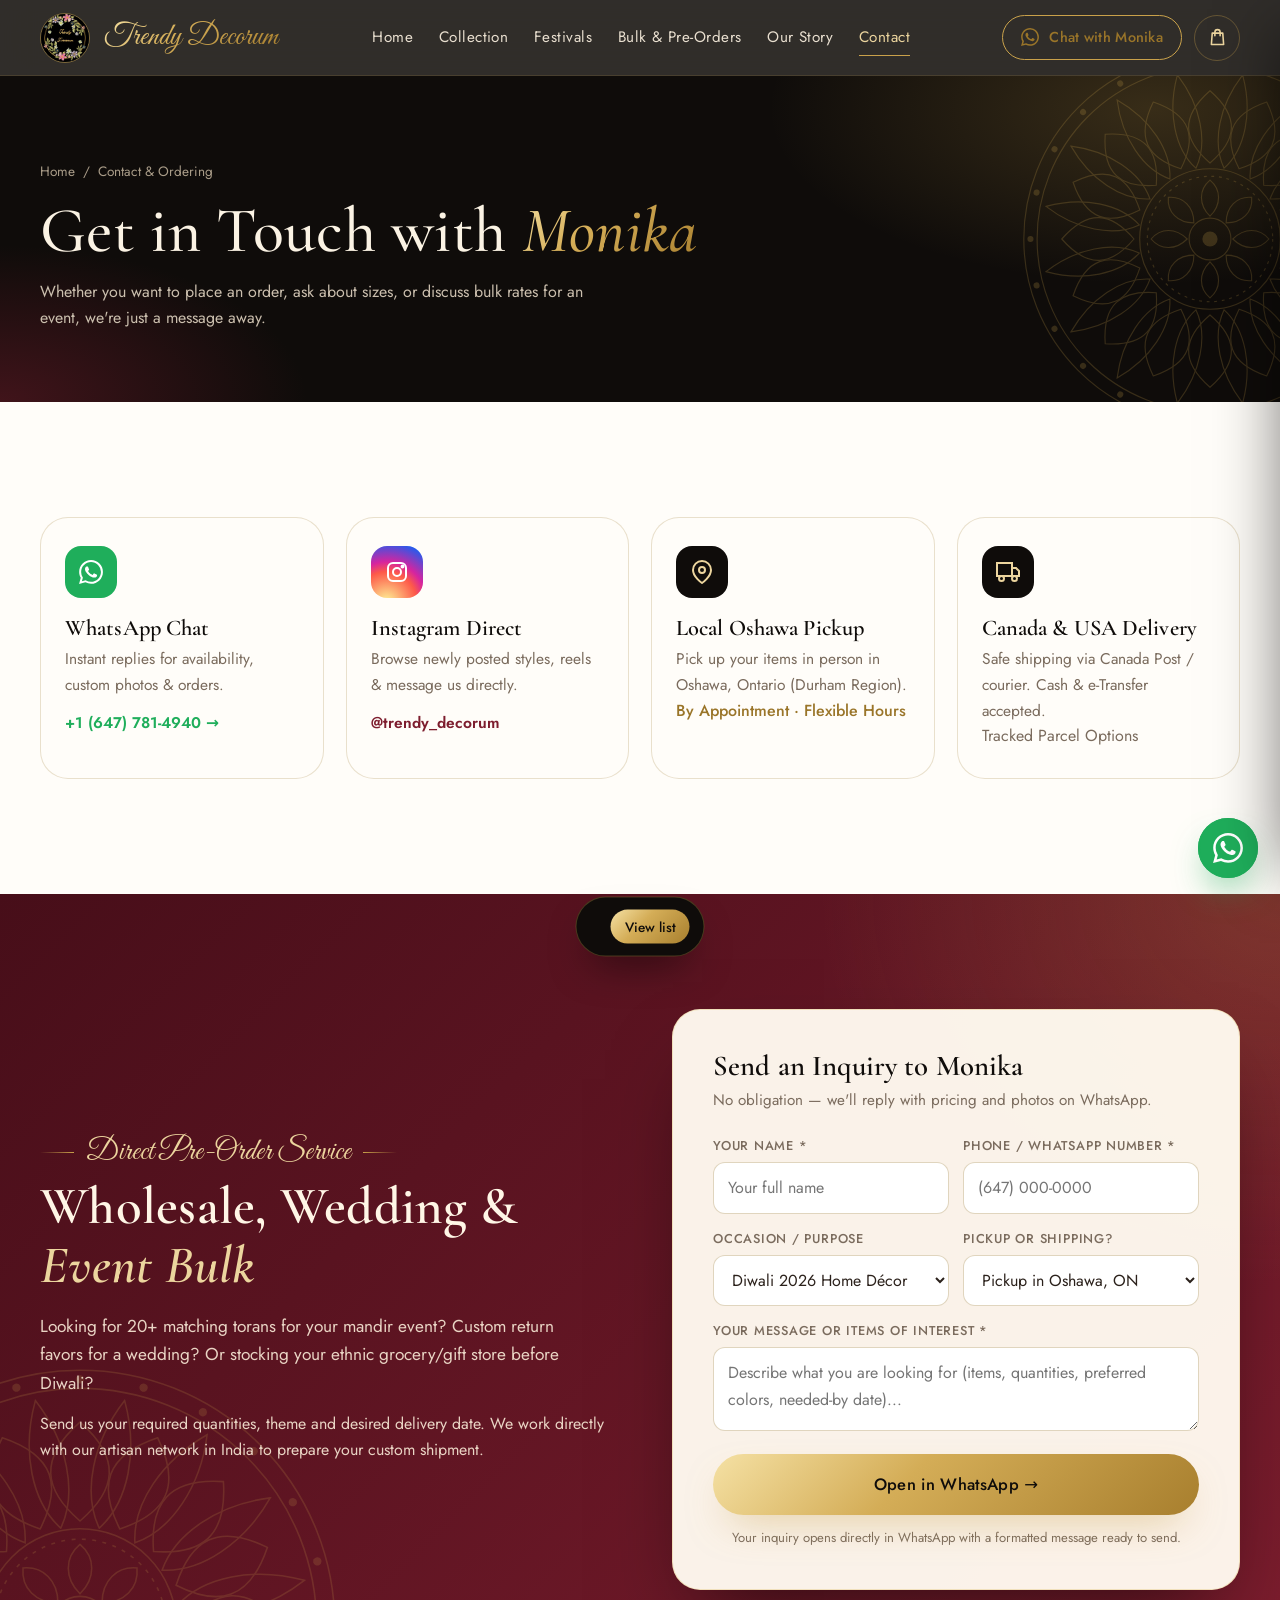
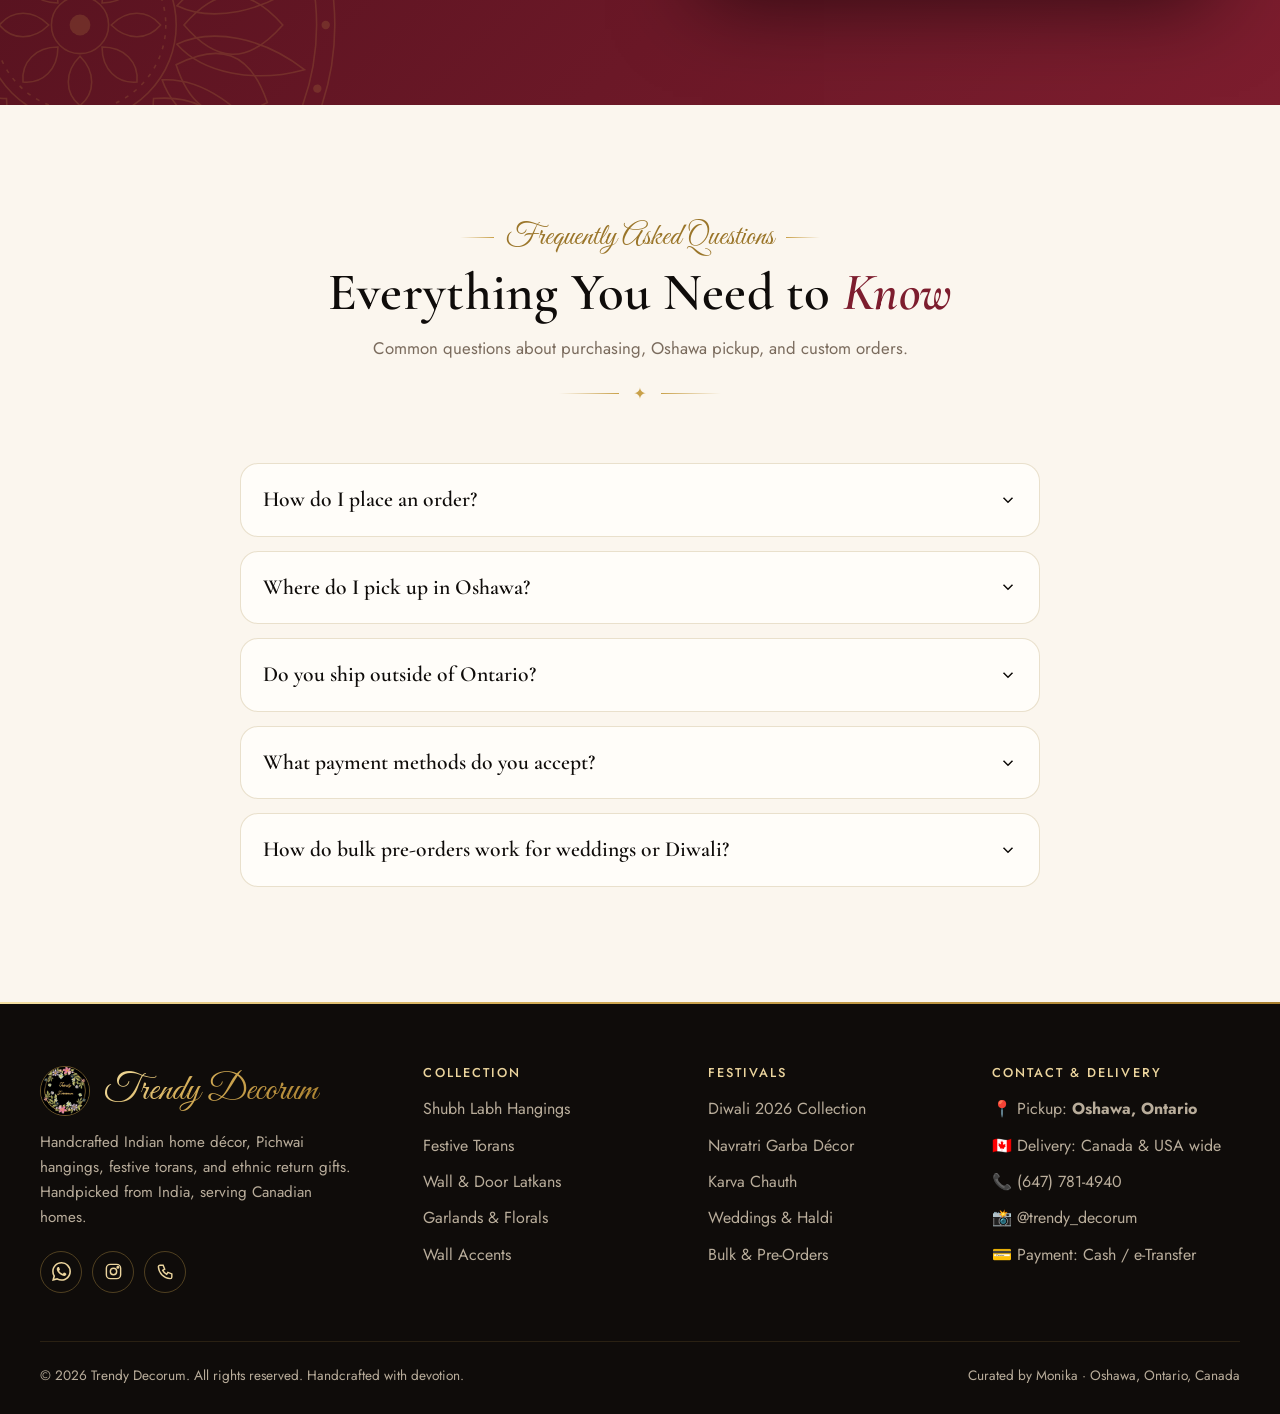
<file: contact.html>
<!DOCTYPE html>
<html lang="en">
<head>
  <meta charset="UTF-8">
  <meta name="viewport" content="width=device-width, initial-scale=1.0">
  <title>Contact &amp; Orders | Trendy Decorum | Oshawa, Ontario</title>
  <meta name="description" content="Get in touch with Monika at Trendy Decorum. Chat on WhatsApp (647) 781-4940, follow on Instagram @trendy_decorum, or arrange local pickup in Oshawa, Ontario.">
  <link rel="icon" type="image/jpeg" href="assets/brand/favicon.jpg">

  <!-- Google Fonts -->
  <link rel="preconnect" href="https://fonts.googleapis.com">
  <link rel="preconnect" href="https://fonts.gstatic.com" crossorigin>
  <link href="https://fonts.googleapis.com/css2?family=Cormorant+Garamond:ital,wght@0,400;0,500;0,600;0,700;1,400;1,600&family=Great+Vibes&family=Jost:wght@300;400;500;600;700&display=swap" rel="stylesheet">

  <link rel="stylesheet" href="css/styles.css">
  <style>
    .faq-list { max-width: 800px; margin: 40px auto 0; display: grid; gap: 14px; }
    .faq-item { background: var(--paper); border: 1px solid var(--line); border-radius: var(--radius); overflow: hidden; }
    .faq-q { padding: 18px 22px; font-family: var(--font-display); font-size: 1.35rem; color: var(--ink); font-weight: 600; cursor: pointer; display: flex; justify-content: space-between; align-items: center; user-select: none; }
    .faq-q svg { width: 18px; height: 18px; transition: transform 0.3s ease; }
    .faq-a { padding: 0 22px 20px; color: #55483d; font-size: 1rem; line-height: 1.6; display: none; }
    .faq-item.open .faq-a { display: block; }
    .faq-item.open .faq-q svg { transform: rotate(180deg); color: var(--maroon); }
  </style>
</head>
<body data-page="contact">

  <!-- Site Header -->
  <header class="site-header" id="site-header">
    <div class="container header-inner">
      <a href="index.html" class="brand" aria-label="Trendy Decorum Home">
        <img src="assets/brand/logo.jpg" alt="Trendy Decorum Logo" width="50" height="50">
        <span class="brand-name">Trendy Decorum</span>
      </a>

      <nav class="main-nav" id="main-nav" aria-label="Main Navigation">
        <a href="index.html" data-nav="home">Home</a>
        <a href="shop.html" data-nav="shop">Collection</a>
        <a href="index.html#festivals">Festivals</a>
        <a href="index.html#bulk">Bulk & Pre-Orders</a>
        <a href="about.html" data-nav="about">Our Story</a>
        <a href="contact.html" data-nav="contact">Contact</a>
      </nav>

      <div class="header-actions">
        <a class="btn btn-outline btn-sm header-wa" data-wa aria-label="Order on WhatsApp">
          <svg viewBox="0 0 24 24" fill="currentColor" width="16" height="16" aria-hidden="true"><path d="M17.47 14.38c-.3-.15-1.76-.87-2.03-.97-.27-.1-.47-.15-.67.15-.2.3-.77.97-.94 1.16-.17.2-.35.22-.64.07-.3-.15-1.26-.46-2.39-1.48-.88-.79-1.48-1.76-1.65-2.06-.17-.3-.02-.46.13-.6.13-.14.3-.35.45-.52.15-.17.2-.3.3-.5.1-.2.05-.37-.02-.52-.08-.15-.67-1.61-.92-2.2-.24-.58-.49-.5-.67-.51h-.57c-.2 0-.52.07-.8.37-.27.3-1.04 1.02-1.04 2.48s1.07 2.88 1.21 3.07c.15.2 2.1 3.2 5.08 4.49.71.31 1.26.49 1.7.63.71.22 1.36.19 1.87.12.57-.09 1.76-.72 2-1.41.25-.7.25-1.29.18-1.41-.08-.13-.27-.2-.57-.35M12.05 21.79h-.01a9.87 9.87 0 0 1-5.03-1.38l-.36-.21-3.74.98 1-3.65-.24-.37a9.86 9.86 0 0 1-1.51-5.26c0-5.45 4.44-9.88 9.89-9.88 2.64 0 5.12 1.03 6.99 2.9a9.82 9.82 0 0 1 2.89 6.99c0 5.45-4.44 9.88-9.88 9.88m8.41-18.3A11.82 11.82 0 0 0 12.05 0C5.5 0 .16 5.34.16 11.89c0 2.1.55 4.14 1.59 5.95L.06 24l6.3-1.65a11.88 11.88 0 0 0 5.68 1.45h.01c6.55 0 11.89-5.34 11.89-11.89 0-3.18-1.24-6.16-3.48-8.41Z"/></svg>
          <span>Chat with Monika</span>
        </a>

        <button class="list-btn" id="open-list-btn" aria-label="View Order List">
          <svg viewBox="0 0 24 24" fill="none" stroke="currentColor" stroke-width="1.8" stroke-linecap="round" stroke-linejoin="round" aria-hidden="true"><path d="M6 7h12l1 13H5L6 7Z"/><path d="M9 10V6a3 3 0 0 1 6 0v4"/></svg>
          <span class="list-count" data-list-count>0</span>
        </button>

        <button class="menu-toggle" id="menu-toggle" aria-label="Toggle navigation" aria-expanded="false">
          <span></span><span></span><span></span>
        </button>
      </div>
    </div>
  </header>

  <!-- Page Hero -->
  <section class="page-hero">
    <div class="container">
      <div class="breadcrumb">
        <a href="index.html">Home</a>
        <span>/</span>
        <span>Contact &amp; Ordering</span>
      </div>
      <h1>Get in Touch with <em>Monika</em></h1>
      <p>Whether you want to place an order, ask about sizes, or discuss bulk rates for an event, we're just a message away.</p>
    </div>
  </section>

  <!-- Info Cards -->
  <section class="section" style="background: var(--paper);">
    <div class="container">
      <div class="contact-grid">
        <!-- WhatsApp -->
        <div class="info-card reveal">
          <div class="info-icon" style="background: var(--whatsapp); color: #fff;">
            <svg viewBox="0 0 24 24" fill="currentColor"><path d="M17.47 14.38c-.3-.15-1.76-.87-2.03-.97-.27-.1-.47-.15-.67.15-.2.3-.77.97-.94 1.16-.17.2-.35.22-.64.07-.3-.15-1.26-.46-2.39-1.48-.88-.79-1.48-1.76-1.65-2.06-.17-.3-.02-.46.13-.6.13-.14.3-.35.45-.52.15-.17.2-.3.3-.5.1-.2.05-.37-.02-.52-.08-.15-.67-1.61-.92-2.2-.24-.58-.49-.5-.67-.51h-.57c-.2 0-.52.07-.8.37-.27.3-1.04 1.02-1.04 2.48s1.07 2.88 1.21 3.07c.15.2 2.1 3.2 5.08 4.49.71.31 1.26.49 1.7.63.71.22 1.36.19 1.87.12.57-.09 1.76-.72 2-1.41.25-.7.25-1.29.18-1.41-.08-.13-.27-.2-.57-.35M12.05 21.79h-.01a9.87 9.87 0 0 1-5.03-1.38l-.36-.21-3.74.98 1-3.65-.24-.37a9.86 9.86 0 0 1-1.51-5.26c0-5.45 4.44-9.88 9.89-9.88 2.64 0 5.12 1.03 6.99 2.9a9.82 9.82 0 0 1 2.89 6.99c0 5.45-4.44 9.88-9.88 9.88m8.41-18.3A11.82 11.82 0 0 0 12.05 0C5.5 0 .16 5.34.16 11.89c0 2.1.55 4.14 1.59 5.95L.06 24l6.3-1.65a11.88 11.88 0 0 0 5.68 1.45h.01c6.55 0 11.89-5.34 11.89-11.89 0-3.18-1.24-6.16-3.48-8.41Z"/></svg>
          </div>
          <h3>WhatsApp Chat</h3>
          <p>Instant replies for availability, custom photos &amp; orders.</p>
          <a class="link" data-wa style="margin-top: 12px; font-weight: 600; color: var(--whatsapp);">+1 (647) 781-4940 &rarr;</a>
        </div>

        <!-- Instagram -->
        <div class="info-card reveal" style="--d: 0.1s">
          <div class="info-icon" style="background: radial-gradient(circle at 30% 107%, #fdf497 0%, #fd5949 45%, #d6249f 60%, #285AEB 90%); color: #fff;">
            <svg viewBox="0 0 24 24" fill="none" stroke="currentColor" stroke-width="2"><rect x="3" y="3" width="18" height="18" rx="5"/><circle cx="12" cy="12" r="4"/><circle cx="17.5" cy="6.5" r="1" fill="currentColor"/></svg>
          </div>
          <h3>Instagram Direct</h3>
          <p>Browse newly posted styles, reels &amp; message us directly.</p>
          <a class="link" data-ig style="margin-top: 12px; font-weight: 600; color: var(--maroon);" data-ig-handle>@trendy_decorum &rarr;</a>
        </div>

        <!-- Oshawa Pickup -->
        <div class="info-card reveal" style="--d: 0.2s">
          <div class="info-icon">
            <svg viewBox="0 0 24 24" fill="none" stroke="currentColor" stroke-width="2"><path d="M21 10c0 7-9 13-9 13s-9-6-9-13a9 9 0 0 1 18 0z"/><circle cx="12" cy="10" r="3"/></svg>
          </div>
          <h3>Local Oshawa Pickup</h3>
          <p>Pick up your items in person in Oshawa, Ontario (Durham Region).</p>
          <span class="link" style="margin-top: 12px; color: var(--gold-deep); font-weight: 500;">By Appointment · Flexible Hours</span>
        </div>

        <!-- Canada & US Delivery -->
        <div class="info-card reveal" style="--d: 0.3s">
          <div class="info-icon">
            <svg viewBox="0 0 24 24" fill="none" stroke="currentColor" stroke-width="2"><path d="M1 3h15v13H1z"/><path d="M16 8h4l3 3v5h-7V8z"/><circle cx="5.5" cy="18.5" r="2.5"/><circle cx="18.5" cy="18.5" r="2.5"/></svg>
          </div>
          <h3>Canada &amp; USA Delivery</h3>
          <p>Safe shipping via Canada Post / courier. Cash &amp; e-Transfer accepted.</p>
          <span class="link" style="margin-top: 12px; color: var(--muted);">Tracked Parcel Options</span>
        </div>
      </div>
    </div>
  </section>

  <!-- Bulk & Custom Form Section -->
  <section class="section bulk" id="bulk">
    <div class="container bulk-grid">
      <div class="reveal">
        <div class="eyebrow">Direct Pre-Order Service</div>
        <h2 class="section-title">Wholesale, Wedding &amp; <em>Event Bulk</em></h2>
        <p class="bulk-lead">
          Looking for 20+ matching torans for your mandir event? Custom return favors for a wedding? Or stocking your ethnic grocery/gift store before Diwali?
        </p>
        <p style="color: #e9d4c4; margin-top: 14px;">
          Send us your required quantities, theme and desired delivery date. We work directly with our artisan network in India to prepare your custom shipment.
        </p>
      </div>

      <div class="form-card reveal" style="--d: 0.2s">
        <h3>Send an Inquiry to Monika</h3>
        <p>No obligation — we'll reply with pricing and photos on WhatsApp.</p>

        <form id="contact-inquiry-form">
          <div class="form-grid">
            <div class="field">
              <label for="ci-name">Your Name *</label>
              <input type="text" id="ci-name" required placeholder="Your full name">
            </div>

            <div class="field">
              <label for="ci-phone">Phone / WhatsApp Number *</label>
              <input type="tel" id="ci-phone" required placeholder="(647) 000-0000">
            </div>

            <div class="field">
              <label for="ci-type">Occasion / Purpose</label>
              <select id="ci-type">
                <option value="Diwali 2026 Home Decor">Diwali 2026 Home Décor</option>
                <option value="Wedding / Haldi / Sangeet">Wedding / Haldi / Sangeet</option>
                <option value="Return Gifts & Favors">Return Gifts &amp; Favors</option>
                <option value="Retail Store / Reseller">Retail Store / Reseller</option>
                <option value="Other Function">Other Function</option>
              </select>
            </div>

            <div class="field">
              <label for="ci-delivery">Pickup or Shipping?</label>
              <select id="ci-delivery">
                <option value="Oshawa Pickup">Pickup in Oshawa, ON</option>
                <option value="Shipping within Ontario">Shipping within Ontario</option>
                <option value="Shipping Rest of Canada">Shipping Rest of Canada</option>
                <option value="Shipping to USA">Shipping to USA</option>
              </select>
            </div>

            <div class="field full">
              <label for="ci-message">Your Message or Items of Interest *</label>
              <textarea id="ci-message" required placeholder="Describe what you are looking for (items, quantities, preferred colors, needed-by date)..."></textarea>
            </div>

            <div class="field full">
              <button type="submit" class="btn btn-gold btn-block btn-lg" id="ci-submit-btn">
                Open in WhatsApp &rarr;
              </button>
            </div>
          </div>
          <p class="form-note">Your inquiry opens directly in WhatsApp with a formatted message ready to send.</p>
        </form>
      </div>
    </div>
  </section>

  <!-- FAQ Section -->
  <section class="section" style="background: var(--cream);">
    <div class="container">
      <div class="section-head reveal">
        <div class="eyebrow">Frequently Asked Questions</div>
        <h2 class="section-title">Everything You Need to <em>Know</em></h2>
        <p>Common questions about purchasing, Oshawa pickup, and custom orders.</p>
        <div class="ornament">✦</div>
      </div>

      <div class="faq-list">
        <div class="faq-item reveal">
          <div class="faq-q">
            <span>How do I place an order?</span>
            <svg viewBox="0 0 24 24" fill="none" stroke="currentColor" stroke-width="2"><path d="m6 9 6 6 6-6"/></svg>
          </div>
          <div class="faq-a">
            Browse our catalogue online and tap <strong>+</strong> on any item to build your Order List. When you are ready, tap "Send list on WhatsApp". Your whole item list with sizes and prices gets pre-filled into a WhatsApp chat with Monika. She will verify live stock, finalize delivery or pickup details, and confirm your order.
          </div>
        </div>

        <div class="faq-item reveal" style="--d: 0.1s">
          <div class="faq-q">
            <span>Where do I pick up in Oshawa?</span>
            <svg viewBox="0 0 24 24" fill="none" stroke="currentColor" stroke-width="2"><path d="m6 9 6 6 6-6"/></svg>
          </div>
          <div class="faq-a">
            We are based in Oshawa, Ontario (Durham Region). Once your order is ready, Monika will share the exact pickup address and arrange a time that works best for you. Pickup is completely free.
          </div>
        </div>

        <div class="faq-item reveal" style="--d: 0.2s">
          <div class="faq-q">
            <span>Do you ship outside of Ontario?</span>
            <svg viewBox="0 0 24 24" fill="none" stroke="currentColor" stroke-width="2"><path d="m6 9 6 6 6-6"/></svg>
          </div>
          <div class="faq-a">
            Yes! We ship all across Canada (British Columbia, Alberta, Quebec, Prairies, Maritimes) and across the continental USA. Shipping rates depend on parcel weight and distance, and we offer standard or express tracked shipping options.
          </div>
        </div>

        <div class="faq-item reveal" style="--d: 0.3s">
          <div class="faq-q">
            <span>What payment methods do you accept?</span>
            <svg viewBox="0 0 24 24" fill="none" stroke="currentColor" stroke-width="2"><path d="m6 9 6 6 6-6"/></svg>
          </div>
          <div class="faq-a">
            We accept Interac e-Transfer for shipped orders, and either Cash or e-Transfer for in-person Oshawa pickups.
          </div>
        </div>

        <div class="faq-item reveal" style="--d: 0.4s">
          <div class="faq-q">
            <span>How do bulk pre-orders work for weddings or Diwali?</span>
            <svg viewBox="0 0 24 24" fill="none" stroke="currentColor" stroke-width="2"><path d="m6 9 6 6 6-6"/></svg>
          </div>
          <div class="faq-a">
            For orders of 15 pieces or more (e.g. return gifts, corporate hampers, wedding stage backdrops), we offer tiered bulk discounts. Because shipments are imported directly from Indian artisans, please contact us 3 to 6 weeks in advance of your event so we can guarantee your custom quantity and color choices.
          </div>
        </div>
      </div>
    </div>
  </section>

  <!-- Site Footer -->
  <footer class="site-footer">
    <div class="container footer-grid">
      <div class="footer-brand">
        <div class="brand">
          <img src="assets/brand/logo.jpg" alt="Trendy Decorum" width="46" height="46">
          <span class="brand-name">Trendy Decorum</span>
        </div>
        <p>
          Handcrafted Indian home décor, Pichwai hangings, festive torans, and ethnic return gifts. Handpicked from India, serving Canadian homes.
        </p>
        <div class="socials">
          <a data-wa aria-label="WhatsApp"><svg viewBox="0 0 24 24" fill="currentColor"><path d="M17.47 14.38c-.3-.15-1.76-.87-2.03-.97-.27-.1-.47-.15-.67.15-.2.3-.77.97-.94 1.16-.17.2-.35.22-.64.07-.3-.15-1.26-.46-2.39-1.48-.88-.79-1.48-1.76-1.65-2.06-.17-.3-.02-.46.13-.6.13-.14.3-.35.45-.52.15-.17.2-.3.3-.5.1-.2.05-.37-.02-.52-.08-.15-.67-1.61-.92-2.2-.24-.58-.49-.5-.67-.51h-.57c-.2 0-.52.07-.8.37-.27.3-1.04 1.02-1.04 2.48s1.07 2.88 1.21 3.07c.15.2 2.1 3.2 5.08 4.49.71.31 1.26.49 1.7.63.71.22 1.36.19 1.87.12.57-.09 1.76-.72 2-1.41.25-.7.25-1.29.18-1.41-.08-.13-.27-.2-.57-.35M12.05 21.79h-.01a9.87 9.87 0 0 1-5.03-1.38l-.36-.21-3.74.98 1-3.65-.24-.37a9.86 9.86 0 0 1-1.51-5.26c0-5.45 4.44-9.88 9.89-9.88 2.64 0 5.12 1.03 6.99 2.9a9.82 9.82 0 0 1 2.89 6.99c0 5.45-4.44 9.88-9.88 9.88m8.41-18.3A11.82 11.82 0 0 0 12.05 0C5.5 0 .16 5.34.16 11.89c0 2.1.55 4.14 1.59 5.95L.06 24l6.3-1.65a11.88 11.88 0 0 0 5.68 1.45h.01c6.55 0 11.89-5.34 11.89-11.89 0-3.18-1.24-6.16-3.48-8.41Z"/></svg></a>
          <a data-ig aria-label="Instagram"><svg viewBox="0 0 24 24" fill="none" stroke="currentColor" stroke-width="1.8"><rect x="3" y="3" width="18" height="18" rx="5"/><circle cx="12" cy="12" r="4"/><circle cx="17.5" cy="6.5" r="1" fill="currentColor"/></svg></a>
          <a data-tel aria-label="Phone"><svg viewBox="0 0 24 24" fill="none" stroke="currentColor" stroke-width="1.8"><path d="M5 4h4l2 5-2.5 1.5a11 11 0 0 0 5 5L15 13l5 2v4a2 2 0 0 1-2 2A16 16 0 0 1 3 6a2 2 0 0 1 2-2"/></svg></a>
        </div>
      </div>

      <div>
        <h4>Collection</h4>
        <ul>
          <li><a href="shop.html?cat=Shubh+Labh">Shubh Labh Hangings</a></li>
          <li><a href="shop.html?cat=Torans">Festive Torans</a></li>
          <li><a href="shop.html?cat=Door+%26+Wall+Hangings">Wall &amp; Door Latkans</a></li>
          <li><a href="shop.html?cat=Garlands+%26+Florals">Garlands &amp; Florals</a></li>
          <li><a href="shop.html?cat=Wall+D%C3%A9cor">Wall Accents</a></li>
        </ul>
      </div>

      <div>
        <h4>Festivals</h4>
        <ul>
          <li><a href="shop.html?occ=Diwali">Diwali 2026 Collection</a></li>
          <li><a href="shop.html?occ=Navratri">Navratri Garba Décor</a></li>
          <li><a href="shop.html?occ=Karva+Chauth">Karva Chauth</a></li>
          <li><a href="shop.html?occ=Weddings">Weddings &amp; Haldi</a></li>
          <li><a href="index.html#bulk">Bulk &amp; Pre-Orders</a></li>
        </ul>
      </div>

      <div>
        <h4>Contact &amp; Delivery</h4>
        <ul>
          <li><span>📍 Pickup: <strong data-location>Oshawa, Ontario</strong></span></li>
          <li><span>🇨🇦 Delivery: Canada &amp; USA wide</span></li>
          <li><a data-tel>📞 <span data-phone>(647) 781-4940</span></a></li>
          <li><a data-ig>📸 <span data-ig-handle>@trendy_decorum</span></a></li>
          <li><span>💳 Payment: Cash / e-Transfer</span></li>
        </ul>
      </div>
    </div>

    <div class="container footer-bottom">
      <div>&copy; <span data-year>2026</span> Trendy Decorum. All rights reserved. Handcrafted with devotion.</div>
      <div>Curated by Monika · Oshawa, Ontario, Canada</div>
    </div>
  </footer>

  <!-- Scripts -->
  <script src="js/config.js"></script>
  <script src="js/data.js"></script>
  <script src="js/ui.js"></script>
  <script>
    document.addEventListener("DOMContentLoaded", () => {
      // FAQ Accordion
      document.querySelectorAll(".faq-q").forEach(q => {
        q.addEventListener("click", () => {
          const item = q.closest(".faq-item");
          item.classList.toggle("open");
        });
      });

      // Contact Form WhatsApp submit
      const form = document.getElementById("contact-inquiry-form");
      if (form) {
        form.addEventListener("submit", (e) => {
          e.preventDefault();
          const name = document.getElementById("ci-name").value.trim();
          const phone = document.getElementById("ci-phone").value.trim();
          const type = document.getElementById("ci-type").value;
          const delivery = document.getElementById("ci-delivery").value;
          const message = document.getElementById("ci-message").value.trim();

          const text = `Hi Monika! 🪔 Inquiry from Trendy Decorum Website:\n\n` +
                       `• Name: ${name}\n` +
                       `• Phone: ${phone}\n` +
                       `• Occasion: ${type}\n` +
                       `• Preference: ${delivery}\n` +
                       `• Message: ${message}\n\n` +
                       `Looking forward to hearing from you. Thanks!`;

          window.open(TD.waLink(text), "_blank");
        });
      }
    });
  </script>
</body>
</html>
</file>
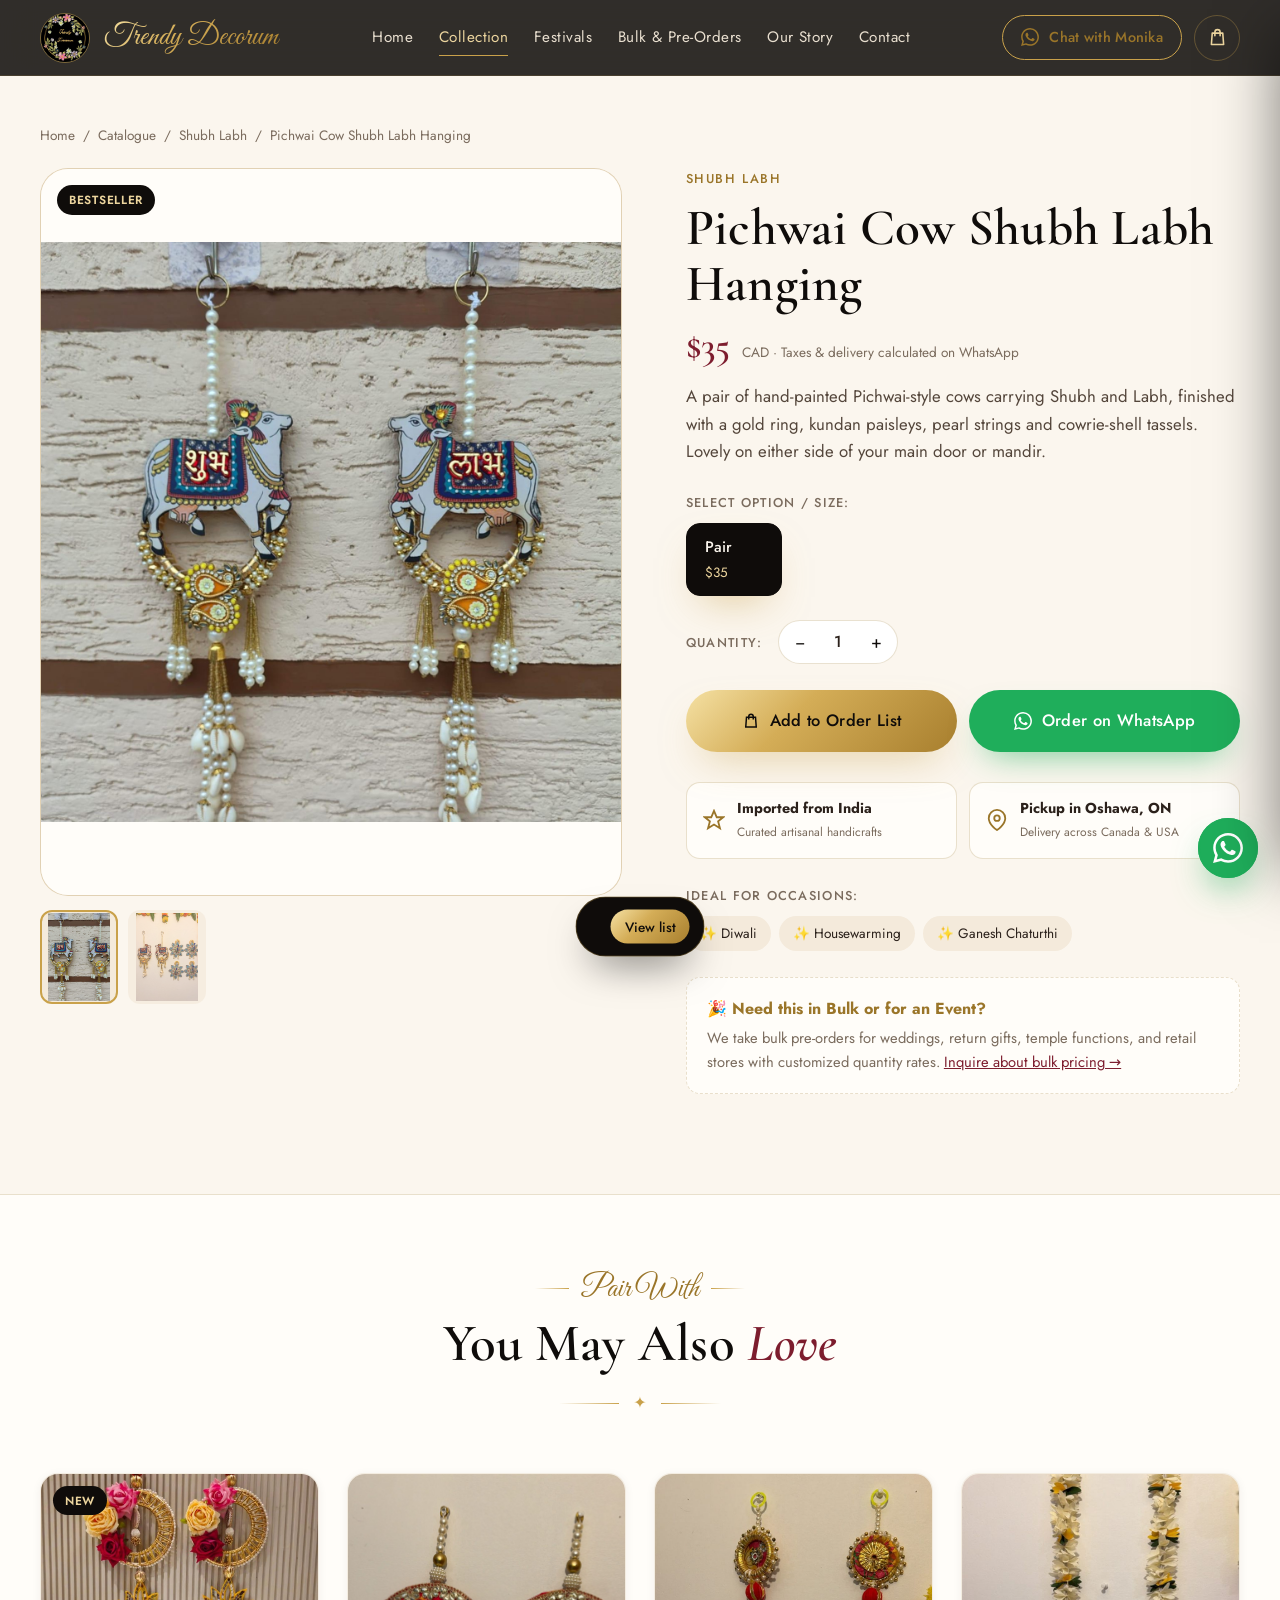
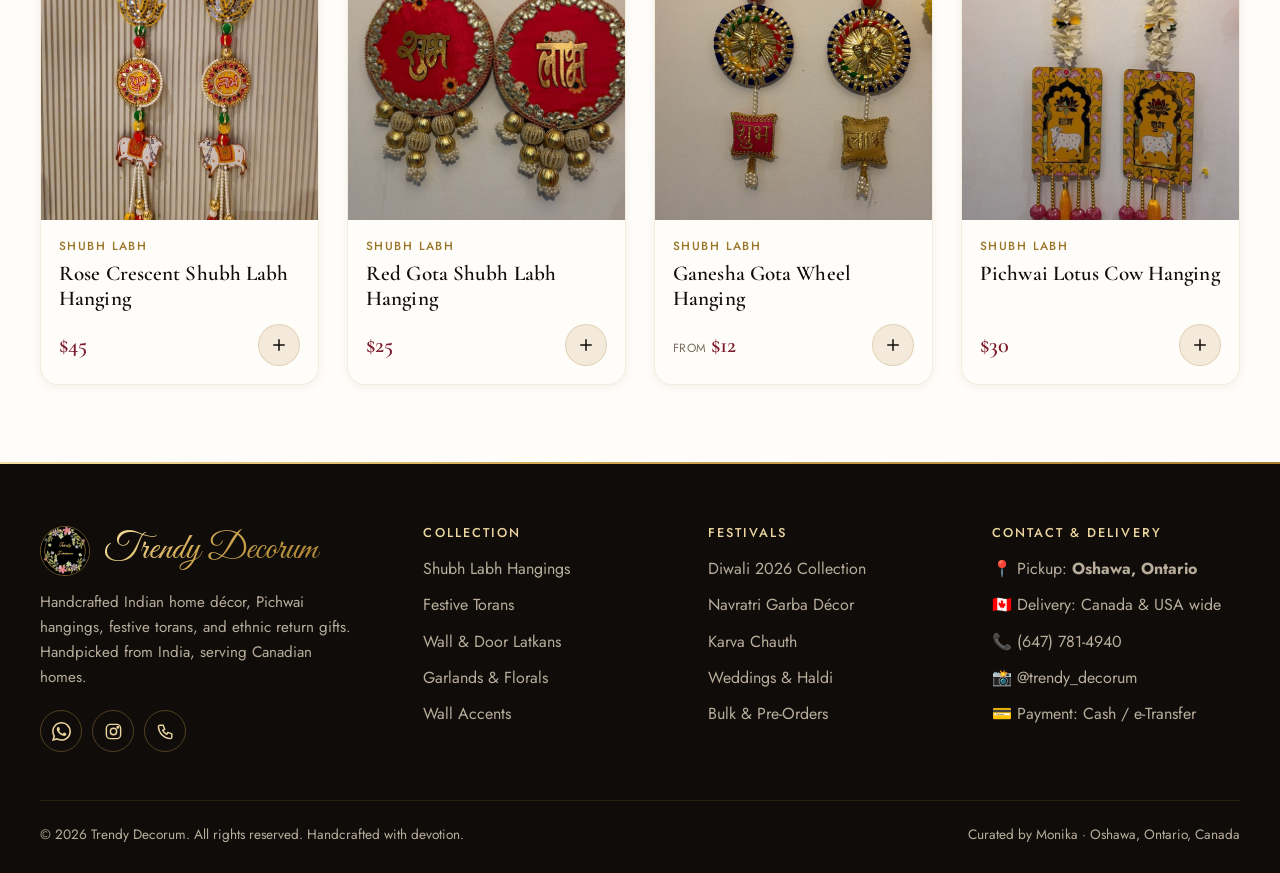
<file: product.html>
<!DOCTYPE html>
<html lang="en">
<head>
  <meta charset="UTF-8">
  <meta name="viewport" content="width=device-width, initial-scale=1.0">
  <title>Product Details | Trendy Decorum</title>
  <meta name="description" content="Handcrafted Indian festive home décor item. Handpicked in India, available for pickup in Oshawa or delivery across Canada and USA.">
  <link rel="icon" type="image/jpeg" href="assets/brand/favicon.jpg">

  <!-- Google Fonts -->
  <link rel="preconnect" href="https://fonts.googleapis.com">
  <link rel="preconnect" href="https://fonts.gstatic.com" crossorigin>
  <link href="https://fonts.googleapis.com/css2?family=Cormorant+Garamond:ital,wght@0,400;0,500;0,600;0,700;1,400;1,600&family=Great+Vibes&family=Jost:wght@300;400;500;600;700&display=swap" rel="stylesheet">

  <link rel="stylesheet" href="css/styles.css">
</head>
<body data-page="shop">

  <!-- Site Header -->
  <header class="site-header" id="site-header">
    <div class="container header-inner">
      <a href="index.html" class="brand" aria-label="Trendy Decorum Home">
        <img src="assets/brand/logo.jpg" alt="Trendy Decorum Logo" width="50" height="50">
        <span class="brand-name">Trendy Decorum</span>
      </a>

      <nav class="main-nav" id="main-nav" aria-label="Main Navigation">
        <a href="index.html" data-nav="home">Home</a>
        <a href="shop.html" data-nav="shop">Collection</a>
        <a href="index.html#festivals">Festivals</a>
        <a href="index.html#bulk">Bulk & Pre-Orders</a>
        <a href="about.html" data-nav="about">Our Story</a>
        <a href="contact.html" data-nav="contact">Contact</a>
      </nav>

      <div class="header-actions">
        <a class="btn btn-outline btn-sm header-wa" data-wa aria-label="Order on WhatsApp">
          <svg viewBox="0 0 24 24" fill="currentColor" width="16" height="16" aria-hidden="true"><path d="M17.47 14.38c-.3-.15-1.76-.87-2.03-.97-.27-.1-.47-.15-.67.15-.2.3-.77.97-.94 1.16-.17.2-.35.22-.64.07-.3-.15-1.26-.46-2.39-1.48-.88-.79-1.48-1.76-1.65-2.06-.17-.3-.02-.46.13-.6.13-.14.3-.35.45-.52.15-.17.2-.3.3-.5.1-.2.05-.37-.02-.52-.08-.15-.67-1.61-.92-2.2-.24-.58-.49-.5-.67-.51h-.57c-.2 0-.52.07-.8.37-.27.3-1.04 1.02-1.04 2.48s1.07 2.88 1.21 3.07c.15.2 2.1 3.2 5.08 4.49.71.31 1.26.49 1.7.63.71.22 1.36.19 1.87.12.57-.09 1.76-.72 2-1.41.25-.7.25-1.29.18-1.41-.08-.13-.27-.2-.57-.35M12.05 21.79h-.01a9.87 9.87 0 0 1-5.03-1.38l-.36-.21-3.74.98 1-3.65-.24-.37a9.86 9.86 0 0 1-1.51-5.26c0-5.45 4.44-9.88 9.89-9.88 2.64 0 5.12 1.03 6.99 2.9a9.82 9.82 0 0 1 2.89 6.99c0 5.45-4.44 9.88-9.88 9.88m8.41-18.3A11.82 11.82 0 0 0 12.05 0C5.5 0 .16 5.34.16 11.89c0 2.1.55 4.14 1.59 5.95L.06 24l6.3-1.65a11.88 11.88 0 0 0 5.68 1.45h.01c6.55 0 11.89-5.34 11.89-11.89 0-3.18-1.24-6.16-3.48-8.41Z"/></svg>
          <span>Chat with Monika</span>
        </a>

        <button class="list-btn" id="open-list-btn" aria-label="View Order List">
          <svg viewBox="0 0 24 24" fill="none" stroke="currentColor" stroke-width="1.8" stroke-linecap="round" stroke-linejoin="round" aria-hidden="true"><path d="M6 7h12l1 13H5L6 7Z"/><path d="M9 10V6a3 3 0 0 1 6 0v4"/></svg>
          <span class="list-count" data-list-count>0</span>
        </button>

        <button class="menu-toggle" id="menu-toggle" aria-label="Toggle navigation" aria-expanded="false">
          <span></span><span></span><span></span>
        </button>
      </div>
    </div>
  </header>

  <!-- Product Detail Section -->
  <main class="pd" id="product-main">
    <div class="container" id="product-container">
      <p style="text-align: center; color: var(--muted); padding: 80px 0;">Loading product details...</p>
    </div>
  </main>

  <!-- Related Products Section -->
  <section class="section section-tight related" id="related-section" style="display: none; background: var(--paper);">
    <div class="container">
      <div class="section-head reveal">
        <div class="eyebrow">Pair With</div>
        <h2 class="section-title">You May Also <em>Love</em></h2>
        <div class="ornament">✦</div>
      </div>
      <div class="product-grid" id="related-grid"></div>
    </div>
  </section>

  <!-- Site Footer -->
  <footer class="site-footer">
    <div class="container footer-grid">
      <div class="footer-brand">
        <div class="brand">
          <img src="assets/brand/logo.jpg" alt="Trendy Decorum" width="46" height="46">
          <span class="brand-name">Trendy Decorum</span>
        </div>
        <p>
          Handcrafted Indian home décor, Pichwai hangings, festive torans, and ethnic return gifts. Handpicked from India, serving Canadian homes.
        </p>
        <div class="socials">
          <a data-wa aria-label="WhatsApp"><svg viewBox="0 0 24 24" fill="currentColor"><path d="M17.47 14.38c-.3-.15-1.76-.87-2.03-.97-.27-.1-.47-.15-.67.15-.2.3-.77.97-.94 1.16-.17.2-.35.22-.64.07-.3-.15-1.26-.46-2.39-1.48-.88-.79-1.48-1.76-1.65-2.06-.17-.3-.02-.46.13-.6.13-.14.3-.35.45-.52.15-.17.2-.3.3-.5.1-.2.05-.37-.02-.52-.08-.15-.67-1.61-.92-2.2-.24-.58-.49-.5-.67-.51h-.57c-.2 0-.52.07-.8.37-.27.3-1.04 1.02-1.04 2.48s1.07 2.88 1.21 3.07c.15.2 2.1 3.2 5.08 4.49.71.31 1.26.49 1.7.63.71.22 1.36.19 1.87.12.57-.09 1.76-.72 2-1.41.25-.7.25-1.29.18-1.41-.08-.13-.27-.2-.57-.35M12.05 21.79h-.01a9.87 9.87 0 0 1-5.03-1.38l-.36-.21-3.74.98 1-3.65-.24-.37a9.86 9.86 0 0 1-1.51-5.26c0-5.45 4.44-9.88 9.89-9.88 2.64 0 5.12 1.03 6.99 2.9a9.82 9.82 0 0 1 2.89 6.99c0 5.45-4.44 9.88-9.88 9.88m8.41-18.3A11.82 11.82 0 0 0 12.05 0C5.5 0 .16 5.34.16 11.89c0 2.1.55 4.14 1.59 5.95L.06 24l6.3-1.65a11.88 11.88 0 0 0 5.68 1.45h.01c6.55 0 11.89-5.34 11.89-11.89 0-3.18-1.24-6.16-3.48-8.41Z"/></svg></a>
          <a data-ig aria-label="Instagram"><svg viewBox="0 0 24 24" fill="none" stroke="currentColor" stroke-width="1.8"><rect x="3" y="3" width="18" height="18" rx="5"/><circle cx="12" cy="12" r="4"/><circle cx="17.5" cy="6.5" r="1" fill="currentColor"/></svg></a>
          <a data-tel aria-label="Phone"><svg viewBox="0 0 24 24" fill="none" stroke="currentColor" stroke-width="1.8"><path d="M5 4h4l2 5-2.5 1.5a11 11 0 0 0 5 5L15 13l5 2v4a2 2 0 0 1-2 2A16 16 0 0 1 3 6a2 2 0 0 1 2-2"/></svg></a>
        </div>
      </div>

      <div>
        <h4>Collection</h4>
        <ul>
          <li><a href="shop.html?cat=Shubh+Labh">Shubh Labh Hangings</a></li>
          <li><a href="shop.html?cat=Torans">Festive Torans</a></li>
          <li><a href="shop.html?cat=Door+%26+Wall+Hangings">Wall &amp; Door Latkans</a></li>
          <li><a href="shop.html?cat=Garlands+%26+Florals">Garlands &amp; Florals</a></li>
          <li><a href="shop.html?cat=Wall+D%C3%A9cor">Wall Accents</a></li>
        </ul>
      </div>

      <div>
        <h4>Festivals</h4>
        <ul>
          <li><a href="shop.html?occ=Diwali">Diwali 2026 Collection</a></li>
          <li><a href="shop.html?occ=Navratri">Navratri Garba Décor</a></li>
          <li><a href="shop.html?occ=Karva+Chauth">Karva Chauth</a></li>
          <li><a href="shop.html?occ=Weddings">Weddings &amp; Haldi</a></li>
          <li><a href="index.html#bulk">Bulk &amp; Pre-Orders</a></li>
        </ul>
      </div>

      <div>
        <h4>Contact &amp; Delivery</h4>
        <ul>
          <li><span>📍 Pickup: <strong data-location>Oshawa, Ontario</strong></span></li>
          <li><span>🇨🇦 Delivery: Canada &amp; USA wide</span></li>
          <li><a data-tel>📞 <span data-phone>(647) 781-4940</span></a></li>
          <li><a data-ig>📸 <span data-ig-handle>@trendy_decorum</span></a></li>
          <li><span>💳 Payment: Cash / e-Transfer</span></li>
        </ul>
      </div>
    </div>

    <div class="container footer-bottom">
      <div>&copy; <span data-year>2026</span> Trendy Decorum. All rights reserved. Handcrafted with devotion.</div>
      <div>Curated by Monika · Oshawa, Ontario, Canada</div>
    </div>
  </footer>

  <!-- Scripts -->
  <script src="js/config.js"></script>
  <script src="js/data.js"></script>
  <script src="js/ui.js"></script>
  <script>
    document.addEventListener("DOMContentLoaded", async () => {
      const container = document.getElementById("product-container");
      const params = new URLSearchParams(window.location.search);
      const productId = params.get("id");

      let allProducts = [];
      try {
        allProducts = await TD.loadProducts();
      } catch (err) {
        container.innerHTML = `<p style="text-align: center; color: var(--muted); padding: 60px 0;">Error loading products: ${TDUI.esc(err.message)}</p>`;
        return;
      }

      const product = allProducts.find(p => p.id === productId) || allProducts[0];

      if (!product) {
        container.innerHTML = `
          <div class="empty-state">
            <div class="big">🪔</div>
            <h3>Product not found</h3>
            <p>We couldn't find the requested piece. It might have been updated or sold out.</p>
            <a href="shop.html" class="btn btn-dark">Browse Full Collection</a>
          </div>`;
        return;
      }

      // Update document title & metadata
      document.title = `${product.name} | Trendy Decorum`;

      let selectedSize = product.sizes && product.sizes.length ? product.sizes[0] : null;
      let currentQty = 1;

      function getEffectivePrice() {
        if (selectedSize && selectedSize.price != null) return selectedSize.price;
        return product.price;
      }

      function renderProduct() {
        const effectivePrice = getEffectivePrice();
        const priceDisplay = effectivePrice != null ? TD.money(effectivePrice) : "Message for price";

        const tagsHtml = product.occasions.map(occ =>
          `<a href="shop.html?occ=${encodeURIComponent(occ)}">✨ ${TDUI.esc(occ)}</a>`
        ).join("");

        const sizesHtml = product.sizes && product.sizes.length > 0 ? `
          <span class="opt-label">Select Option / Size:</span>
          <div class="size-opts" id="size-options">
            ${product.sizes.map((s, idx) => `
              <button class="size-opt ${selectedSize === s ? 'active' : ''}" data-idx="${idx}">
                <b>${TDUI.esc(s.label)}</b>
                <span>${s.price != null ? TD.money(s.price) : 'Contact'}</span>
              </button>
            `).join("")}
          </div>
        ` : "";

        const thumbsHtml = product.images.length > 1 ? `
          <div class="gallery-thumbs" id="gallery-thumbs">
            ${product.images.map((img, idx) => `
              <button class="${idx === 0 ? 'active' : ''}" data-img="${TDUI.esc(img)}">
                <img src="${TDUI.esc(img)}" alt="${TDUI.esc(product.name)} thumbnail ${idx + 1}">
              </button>
            `).join("")}
          </div>
        ` : "";

        container.innerHTML = `
          <div class="breadcrumb dark">
            <a href="index.html">Home</a>
            <span>/</span>
            <a href="shop.html">Catalogue</a>
            <span>/</span>
            <a href="shop.html?cat=${encodeURIComponent(product.category)}">${TDUI.esc(product.category)}</a>
            <span>/</span>
            <span>${TDUI.esc(product.name)}</span>
          </div>

          <div class="pd-grid">
            <!-- Gallery -->
            <div class="gallery">
              <div class="gallery-main" id="gallery-main">
                <img id="main-image" src="${TDUI.esc(product.images[0])}" alt="${TDUI.esc(product.name)}">
                ${product.badge ? `<span class="badge" style="position: absolute; top: 16px; left: 16px;">${TDUI.esc(product.badge)}</span>` : ''}
                ${!product.inStock ? `<span class="badge soldout" style="position: absolute; top: 16px; right: 16px;">Sold Out</span>` : ''}
              </div>
              ${thumbsHtml}
            </div>

            <!-- Product Info -->
            <div class="pd-info">
              <div class="card-cat">${TDUI.esc(product.category)}</div>
              <h1>${TDUI.esc(product.name)}</h1>

              <div class="pd-price">
                <span class="price" id="pd-price-val">${priceDisplay}</span>
                <span class="note">CAD · Taxes &amp; delivery calculated on WhatsApp</span>
              </div>

              <div class="pd-desc">
                <p>${TDUI.esc(product.description || "Handcrafted decorative accent made with devotion. Perfect for elevating festive ambience at doors, walls, pooja rooms, and celebratory occasions.")}</p>
              </div>

              ${sizesHtml}

              <div class="pd-qty" style="margin-top: 24px;">
                <span class="opt-label" style="margin: 0; min-width: 60px;">Quantity:</span>
                <div class="qty">
                  <button id="qty-dec" aria-label="Decrease quantity">−</button>
                  <span id="qty-val">${currentQty}</span>
                  <button id="qty-inc" aria-label="Increase quantity">+</button>
                </div>
              </div>

              <div class="pd-actions">
                <button class="btn btn-gold btn-lg btn-block" id="btn-add-list">
                  <svg viewBox="0 0 24 24" fill="none" stroke="currentColor" stroke-width="2" width="20" height="20"><path d="M6 7h12l1 13H5L6 7Z"/><path d="M9 10V6a3 3 0 0 1 6 0v4"/></svg>
                  <span>Add to Order List</span>
                </button>

                <a class="btn btn-whatsapp btn-lg btn-block" id="btn-order-wa" target="_blank" rel="noopener">
                  <svg viewBox="0 0 24 24" fill="currentColor" width="20" height="20"><path d="M17.47 14.38c-.3-.15-1.76-.87-2.03-.97-.27-.1-.47-.15-.67.15-.2.3-.77.97-.94 1.16-.17.2-.35.22-.64.07-.3-.15-1.26-.46-2.39-1.48-.88-.79-1.48-1.76-1.65-2.06-.17-.3-.02-.46.13-.6.13-.14.3-.35.45-.52.15-.17.2-.3.3-.5.1-.2.05-.37-.02-.52-.08-.15-.67-1.61-.92-2.2-.24-.58-.49-.5-.67-.51h-.57c-.2 0-.52.07-.8.37-.27.3-1.04 1.02-1.04 2.48s1.07 2.88 1.21 3.07c.15.2 2.1 3.2 5.08 4.49.71.31 1.26.49 1.7.63.71.22 1.36.19 1.87.12.57-.09 1.76-.72 2-1.41.25-.7.25-1.29.18-1.41-.08-.13-.27-.2-.57-.35M12.05 21.79h-.01a9.87 9.87 0 0 1-5.03-1.38l-.36-.21-3.74.98 1-3.65-.24-.37a9.86 9.86 0 0 1-1.51-5.26c0-5.45 4.44-9.88 9.89-9.88 2.64 0 5.12 1.03 6.99 2.9a9.82 9.82 0 0 1 2.89 6.99c0 5.45-4.44 9.88-9.88 9.88m8.41-18.3A11.82 11.82 0 0 0 12.05 0C5.5 0 .16 5.34.16 11.89c0 2.1.55 4.14 1.59 5.95L.06 24l6.3-1.65a11.88 11.88 0 0 0 5.68 1.45h.01c6.55 0 11.89-5.34 11.89-11.89 0-3.18-1.24-6.16-3.48-8.41Z"/></svg>
                  <span>Order on WhatsApp</span>
                </a>
              </div>

              <div class="pd-perks">
                <div class="pd-perk">
                  <svg viewBox="0 0 24 24" fill="none" stroke="currentColor" stroke-width="2"><path d="M12 2l3 7h7l-5.5 4.5 2 7.5L12 17l-6.5 4 2-7.5L2 9h7z"/></svg>
                  <div><strong>Imported from India</strong><br><small style="color:var(--muted)">Curated artisanal handicrafts</small></div>
                </div>
                <div class="pd-perk">
                  <svg viewBox="0 0 24 24" fill="none" stroke="currentColor" stroke-width="2"><path d="M21 10c0 7-9 13-9 13s-9-6-9-13a9 9 0 0 1 18 0z"/><circle cx="12" cy="10" r="3"/></svg>
                  <div><strong>Pickup in Oshawa, ON</strong><br><small style="color:var(--muted)">Delivery across Canada &amp; USA</small></div>
                </div>
              </div>

              ${tagsHtml ? `
                <div style="margin-top: 26px;">
                  <span class="opt-label">Ideal For Occasions:</span>
                  <div class="tags">${tagsHtml}</div>
                </div>
              ` : ''}

              <div style="margin-top: 26px; padding: 18px 20px; background: var(--paper); border-radius: 14px; border: 1px dashed var(--line);">
                <strong style="color: var(--gold-deep); display: block; margin-bottom: 4px;">🎉 Need this in Bulk or for an Event?</strong>
                <p style="font-size: 0.92rem; color: var(--muted); margin: 0;">We take bulk pre-orders for weddings, return gifts, temple functions, and retail stores with customized quantity rates. <a href="index.html#bulk" style="color: var(--maroon); text-decoration: underline;">Inquire about bulk pricing &rarr;</a></p>
              </div>
            </div>
          </div>
        `;

        updateWaLink();
        wireInteractions();
      }

      function updateWaLink() {
        const effectivePrice = getEffectivePrice();
        const sizeText = selectedSize ? ` (${selectedSize.label})` : "";
        const priceText = effectivePrice != null ? ` for ${TD.money(effectivePrice * currentQty)}` : "";
        const pageUrl = window.location.href;

        const message = `Hi Monika! 🪔 I'd like to order from Trendy Decorum:\n\n` +
                        `• Item: ${product.name}${sizeText}\n` +
                        `• Quantity: ${currentQty}${priceText}\n` +
                        `• Link: ${pageUrl}\n\n` +
                        `Is this available for pickup in Oshawa or delivery? Thank you!`;

        const waBtn = document.getElementById("btn-order-wa");
        if (waBtn) waBtn.href = TD.waLink(message);
      }

      function wireInteractions() {
        // Thumbnail clicks
        const thumbs = document.getElementById("gallery-thumbs");
        const mainImg = document.getElementById("main-image");
        if (thumbs && mainImg) {
          thumbs.addEventListener("click", (e) => {
            const btn = e.target.closest("button");
            if (!btn) return;
            mainImg.src = btn.dataset.img;
            thumbs.querySelectorAll("button").forEach(b => b.classList.remove("active"));
            btn.classList.add("active");
          });
        }

        // Image zoom toggle
        const galleryMain = document.getElementById("gallery-main");
        if (galleryMain) {
          galleryMain.addEventListener("click", () => {
            galleryMain.classList.toggle("zoomed");
          });
        }

        // Size option selection
        const sizeContainer = document.getElementById("size-options");
        if (sizeContainer) {
          sizeContainer.addEventListener("click", (e) => {
            const btn = e.target.closest(".size-opt");
            if (!btn) return;
            const idx = parseInt(btn.dataset.idx, 10);
            selectedSize = product.sizes[idx];
            sizeContainer.querySelectorAll(".size-opt").forEach(b => b.classList.remove("active"));
            btn.classList.add("active");

            // Update price display
            const priceVal = document.getElementById("pd-price-val");
            if (priceVal) {
              const eff = getEffectivePrice();
              priceVal.textContent = eff != null ? TD.money(eff) : "Message for price";
            }
            updateWaLink();
          });
        }

        // Qty adjusters
        const dec = document.getElementById("qty-dec");
        const inc = document.getElementById("qty-inc");
        const val = document.getElementById("qty-val");
        if (dec && inc && val) {
          dec.addEventListener("click", () => {
            if (currentQty > 1) {
              currentQty--;
              val.textContent = currentQty;
              updateWaLink();
            }
          });
          inc.addEventListener("click", () => {
            currentQty++;
            val.textContent = currentQty;
            updateWaLink();
          });
        }

        // Add to Order List button
        const addBtn = document.getElementById("btn-add-list");
        if (addBtn) {
          addBtn.addEventListener("click", () => {
            TD.orderList.add(product, selectedSize, currentQty);
            TDUI.toast(`Added ${currentQty}× “${product.name}” to your order list`);
          });
        }
      }

      // Initial render
      renderProduct();

      // Related products
      const related = allProducts
        .filter(p => p.id !== product.id && (p.category === product.category || p.occasions.some(o => product.occasions.includes(o))))
        .slice(0, 4);

      if (related.length) {
        const relatedSection = document.getElementById("related-section");
        const relatedGrid = document.getElementById("related-grid");
        relatedSection.style.display = "block";
        TDUI.renderCards(relatedGrid, related);
        TDUI.enableQuickAdd(relatedGrid, () => allProducts);
      }
    });
  </script>
</body>
</html>
</file>
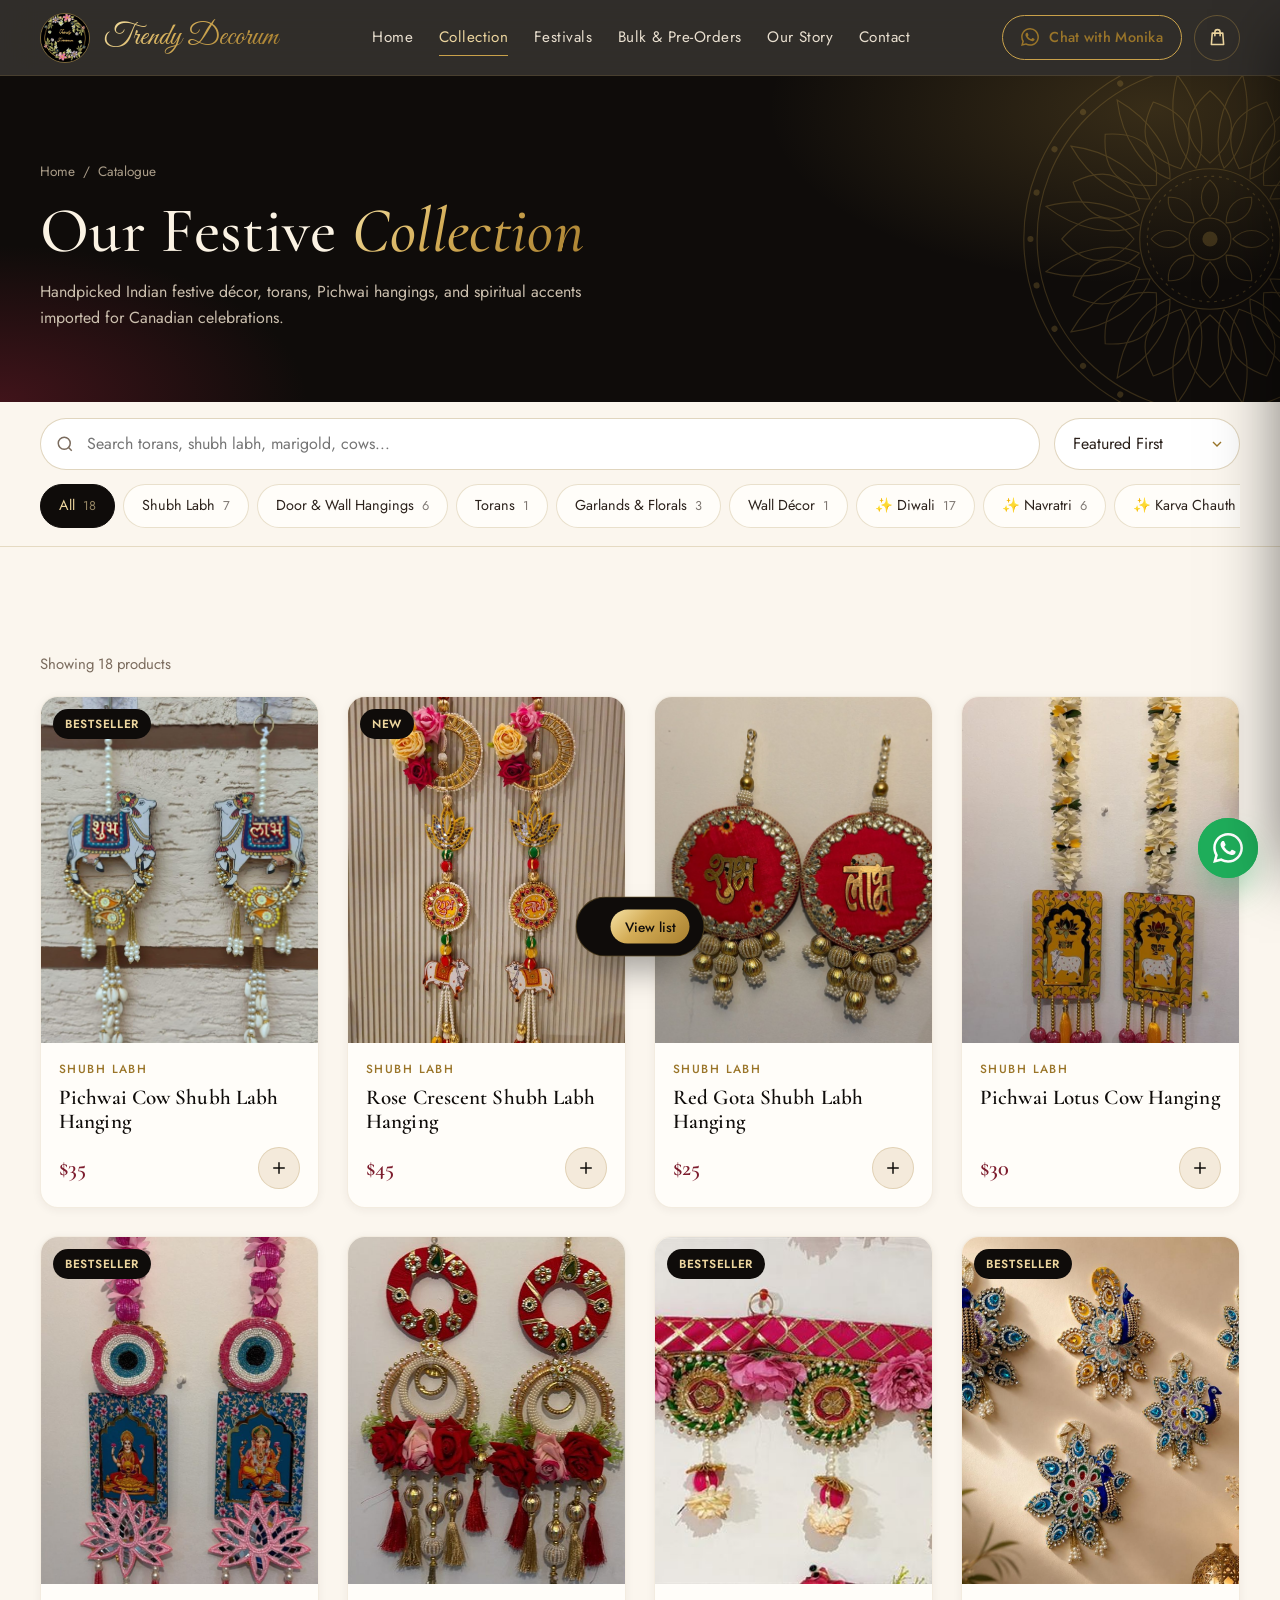
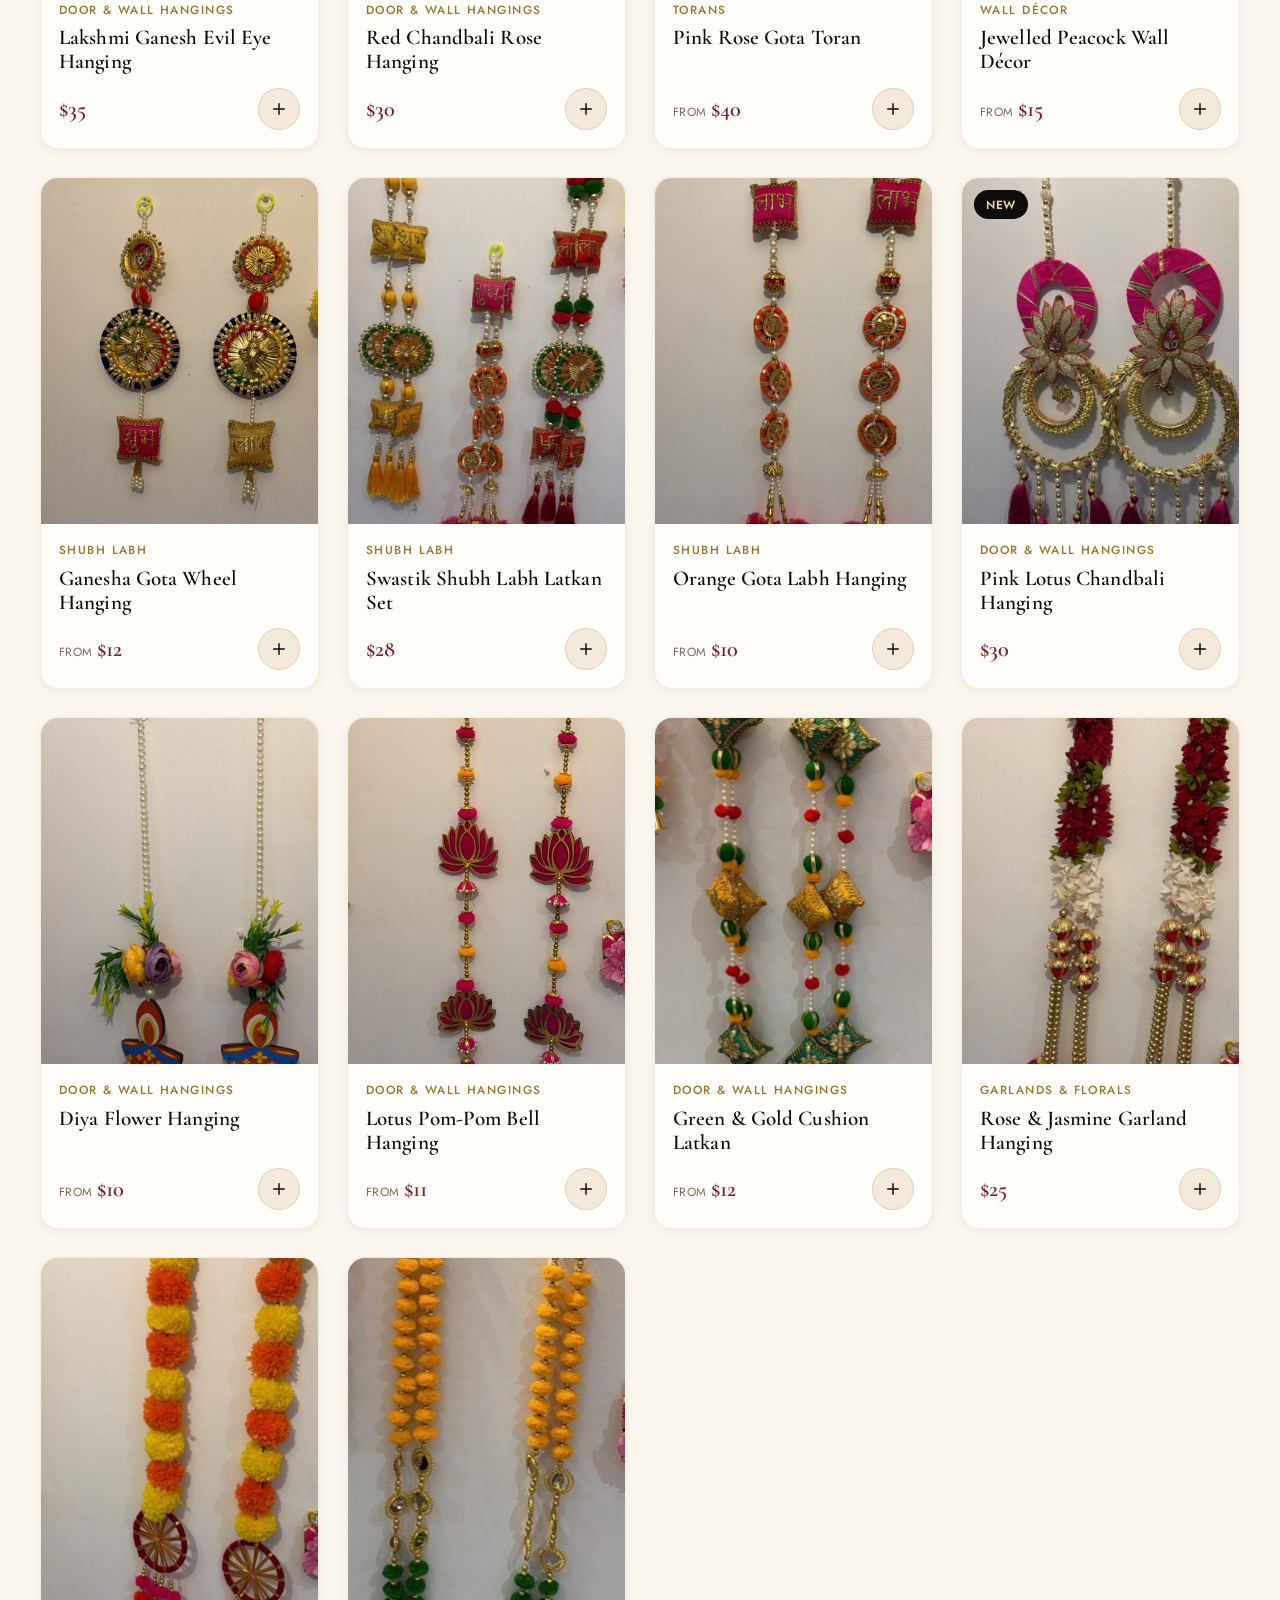
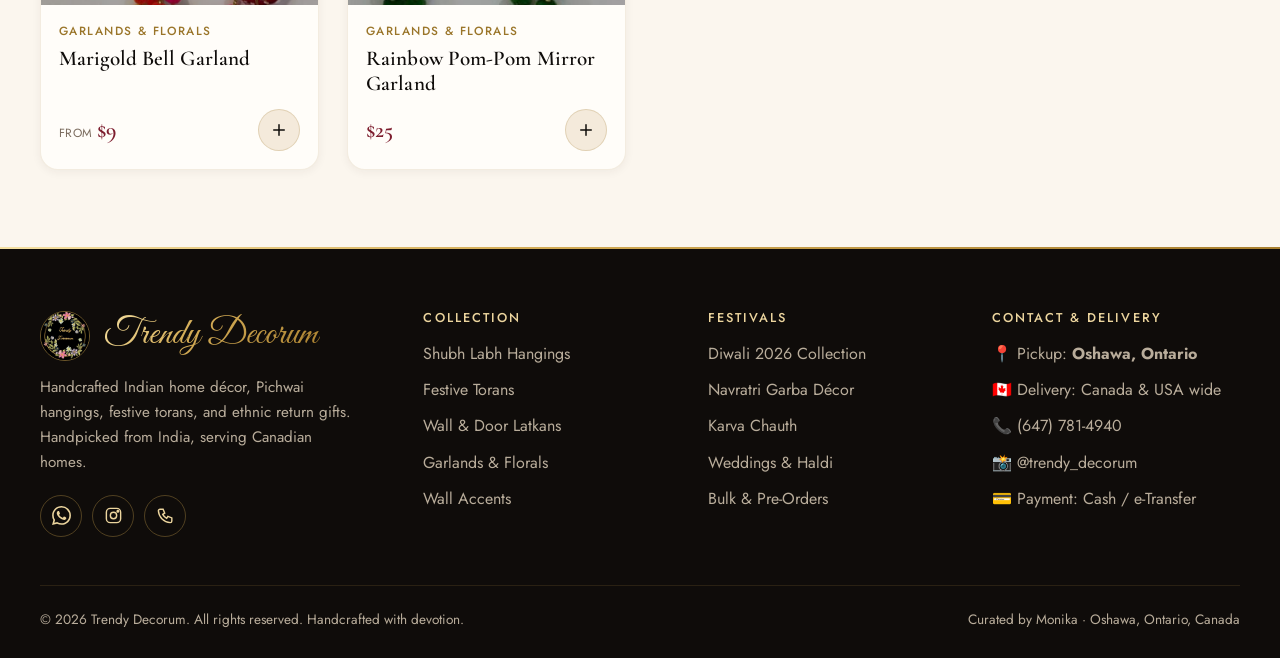
<file: shop.html>
<!DOCTYPE html>
<html lang="en">
<head>
  <meta charset="UTF-8">
  <meta name="viewport" content="width=device-width, initial-scale=1.0">
  <title>Festive Collection | Trendy Decorum | Handcrafted Indian Décor Canada</title>
  <meta name="description" content="Browse 100+ handcrafted Indian festive decorations: Shubh Labh hangings, door torans, marigold garlands, latkans, and return gifts. Pickup in Oshawa, shipping across Canada & USA.">
  <link rel="icon" type="image/jpeg" href="assets/brand/favicon.jpg">

  <!-- Google Fonts -->
  <link rel="preconnect" href="https://fonts.googleapis.com">
  <link rel="preconnect" href="https://fonts.gstatic.com" crossorigin>
  <link href="https://fonts.googleapis.com/css2?family=Cormorant+Garamond:ital,wght@0,400;0,500;0,600;0,700;1,400;1,600&family=Great+Vibes&family=Jost:wght@300;400;500;600;700&display=swap" rel="stylesheet">

  <link rel="stylesheet" href="css/styles.css">
</head>
<body data-page="shop">

  <!-- Site Header -->
  <header class="site-header" id="site-header">
    <div class="container header-inner">
      <a href="index.html" class="brand" aria-label="Trendy Decorum Home">
        <img src="assets/brand/logo.jpg" alt="Trendy Decorum Logo" width="50" height="50">
        <span class="brand-name">Trendy Decorum</span>
      </a>

      <nav class="main-nav" id="main-nav" aria-label="Main Navigation">
        <a href="index.html" data-nav="home">Home</a>
        <a href="shop.html" data-nav="shop">Collection</a>
        <a href="index.html#festivals">Festivals</a>
        <a href="index.html#bulk">Bulk & Pre-Orders</a>
        <a href="about.html" data-nav="about">Our Story</a>
        <a href="contact.html" data-nav="contact">Contact</a>
      </nav>

      <div class="header-actions">
        <a class="btn btn-outline btn-sm header-wa" data-wa aria-label="Order on WhatsApp">
          <svg viewBox="0 0 24 24" fill="currentColor" width="16" height="16" aria-hidden="true"><path d="M17.47 14.38c-.3-.15-1.76-.87-2.03-.97-.27-.1-.47-.15-.67.15-.2.3-.77.97-.94 1.16-.17.2-.35.22-.64.07-.3-.15-1.26-.46-2.39-1.48-.88-.79-1.48-1.76-1.65-2.06-.17-.3-.02-.46.13-.6.13-.14.3-.35.45-.52.15-.17.2-.3.3-.5.1-.2.05-.37-.02-.52-.08-.15-.67-1.61-.92-2.2-.24-.58-.49-.5-.67-.51h-.57c-.2 0-.52.07-.8.37-.27.3-1.04 1.02-1.04 2.48s1.07 2.88 1.21 3.07c.15.2 2.1 3.2 5.08 4.49.71.31 1.26.49 1.7.63.71.22 1.36.19 1.87.12.57-.09 1.76-.72 2-1.41.25-.7.25-1.29.18-1.41-.08-.13-.27-.2-.57-.35M12.05 21.79h-.01a9.87 9.87 0 0 1-5.03-1.38l-.36-.21-3.74.98 1-3.65-.24-.37a9.86 9.86 0 0 1-1.51-5.26c0-5.45 4.44-9.88 9.89-9.88 2.64 0 5.12 1.03 6.99 2.9a9.82 9.82 0 0 1 2.89 6.99c0 5.45-4.44 9.88-9.88 9.88m8.41-18.3A11.82 11.82 0 0 0 12.05 0C5.5 0 .16 5.34.16 11.89c0 2.1.55 4.14 1.59 5.95L.06 24l6.3-1.65a11.88 11.88 0 0 0 5.68 1.45h.01c6.55 0 11.89-5.34 11.89-11.89 0-3.18-1.24-6.16-3.48-8.41Z"/></svg>
          <span>Chat with Monika</span>
        </a>

        <button class="list-btn" id="open-list-btn" aria-label="View Order List">
          <svg viewBox="0 0 24 24" fill="none" stroke="currentColor" stroke-width="1.8" stroke-linecap="round" stroke-linejoin="round" aria-hidden="true"><path d="M6 7h12l1 13H5L6 7Z"/><path d="M9 10V6a3 3 0 0 1 6 0v4"/></svg>
          <span class="list-count" data-list-count>0</span>
        </button>

        <button class="menu-toggle" id="menu-toggle" aria-label="Toggle navigation" aria-expanded="false">
          <span></span><span></span><span></span>
        </button>
      </div>
    </div>
  </header>

  <!-- Page Hero -->
  <section class="page-hero">
    <div class="container">
      <div class="breadcrumb">
        <a href="index.html">Home</a>
        <span>/</span>
        <span>Catalogue</span>
      </div>
      <h1>Our Festive <em>Collection</em></h1>
      <p>Handpicked Indian festive décor, torans, Pichwai hangings, and spiritual accents imported for Canadian celebrations.</p>
    </div>
  </section>

  <!-- Sticky Filter / Search Toolbar -->
  <div class="toolbar">
    <div class="container">
      <div class="toolbar-row">
        <div class="search">
          <svg viewBox="0 0 24 24" fill="none" stroke="currentColor" stroke-width="2" aria-hidden="true"><circle cx="11" cy="11" r="8"/><path d="m21 21-4.3-4.3"/></svg>
          <input type="search" id="search-input" placeholder="Search torans, shubh labh, marigold, cows..." aria-label="Search products">
        </div>

        <select class="select" id="sort-select" aria-label="Sort products">
          <option value="featured">Featured First</option>
          <option value="price-asc">Price: Low to High</option>
          <option value="price-desc">Price: High to Low</option>
          <option value="name-asc">Name: A to Z</option>
        </select>
      </div>

      <!-- Category & Occasion Filter Chips -->
      <div class="chips" id="category-chips" role="tablist" aria-label="Filter by Category"></div>
    </div>
  </div>

  <!-- Products Main Grid -->
  <main class="section section-tight" style="background: var(--cream);">
    <div class="container">
      <div class="results-meta">
        <span id="results-count">Loading collection...</span>
        <button class="reset-link" id="reset-filters" style="display: none;">Reset all filters</button>
      </div>

      <div class="product-grid" id="catalogue-grid"></div>
    </div>
  </main>

  <!-- Site Footer -->
  <footer class="site-footer">
    <div class="container footer-grid">
      <div class="footer-brand">
        <div class="brand">
          <img src="assets/brand/logo.jpg" alt="Trendy Decorum" width="46" height="46">
          <span class="brand-name">Trendy Decorum</span>
        </div>
        <p>
          Handcrafted Indian home décor, Pichwai hangings, festive torans, and ethnic return gifts. Handpicked from India, serving Canadian homes.
        </p>
        <div class="socials">
          <a data-wa aria-label="WhatsApp"><svg viewBox="0 0 24 24" fill="currentColor"><path d="M17.47 14.38c-.3-.15-1.76-.87-2.03-.97-.27-.1-.47-.15-.67.15-.2.3-.77.97-.94 1.16-.17.2-.35.22-.64.07-.3-.15-1.26-.46-2.39-1.48-.88-.79-1.48-1.76-1.65-2.06-.17-.3-.02-.46.13-.6.13-.14.3-.35.45-.52.15-.17.2-.3.3-.5.1-.2.05-.37-.02-.52-.08-.15-.67-1.61-.92-2.2-.24-.58-.49-.5-.67-.51h-.57c-.2 0-.52.07-.8.37-.27.3-1.04 1.02-1.04 2.48s1.07 2.88 1.21 3.07c.15.2 2.1 3.2 5.08 4.49.71.31 1.26.49 1.7.63.71.22 1.36.19 1.87.12.57-.09 1.76-.72 2-1.41.25-.7.25-1.29.18-1.41-.08-.13-.27-.2-.57-.35M12.05 21.79h-.01a9.87 9.87 0 0 1-5.03-1.38l-.36-.21-3.74.98 1-3.65-.24-.37a9.86 9.86 0 0 1-1.51-5.26c0-5.45 4.44-9.88 9.89-9.88 2.64 0 5.12 1.03 6.99 2.9a9.82 9.82 0 0 1 2.89 6.99c0 5.45-4.44 9.88-9.88 9.88m8.41-18.3A11.82 11.82 0 0 0 12.05 0C5.5 0 .16 5.34.16 11.89c0 2.1.55 4.14 1.59 5.95L.06 24l6.3-1.65a11.88 11.88 0 0 0 5.68 1.45h.01c6.55 0 11.89-5.34 11.89-11.89 0-3.18-1.24-6.16-3.48-8.41Z"/></svg></a>
          <a data-ig aria-label="Instagram"><svg viewBox="0 0 24 24" fill="none" stroke="currentColor" stroke-width="1.8"><rect x="3" y="3" width="18" height="18" rx="5"/><circle cx="12" cy="12" r="4"/><circle cx="17.5" cy="6.5" r="1" fill="currentColor"/></svg></a>
          <a data-tel aria-label="Phone"><svg viewBox="0 0 24 24" fill="none" stroke="currentColor" stroke-width="1.8"><path d="M5 4h4l2 5-2.5 1.5a11 11 0 0 0 5 5L15 13l5 2v4a2 2 0 0 1-2 2A16 16 0 0 1 3 6a2 2 0 0 1 2-2"/></svg></a>
        </div>
      </div>

      <div>
        <h4>Collection</h4>
        <ul>
          <li><a href="shop.html?cat=Shubh+Labh">Shubh Labh Hangings</a></li>
          <li><a href="shop.html?cat=Torans">Festive Torans</a></li>
          <li><a href="shop.html?cat=Door+%26+Wall+Hangings">Wall &amp; Door Latkans</a></li>
          <li><a href="shop.html?cat=Garlands+%26+Florals">Garlands &amp; Florals</a></li>
          <li><a href="shop.html?cat=Wall+D%C3%A9cor">Wall Accents</a></li>
        </ul>
      </div>

      <div>
        <h4>Festivals</h4>
        <ul>
          <li><a href="shop.html?occ=Diwali">Diwali 2026 Collection</a></li>
          <li><a href="shop.html?occ=Navratri">Navratri Garba Décor</a></li>
          <li><a href="shop.html?occ=Karva+Chauth">Karva Chauth</a></li>
          <li><a href="shop.html?occ=Weddings">Weddings &amp; Haldi</a></li>
          <li><a href="index.html#bulk">Bulk &amp; Pre-Orders</a></li>
        </ul>
      </div>

      <div>
        <h4>Contact &amp; Delivery</h4>
        <ul>
          <li><span>📍 Pickup: <strong data-location>Oshawa, Ontario</strong></span></li>
          <li><span>🇨🇦 Delivery: Canada &amp; USA wide</span></li>
          <li><a data-tel>📞 <span data-phone>(647) 781-4940</span></a></li>
          <li><a data-ig>📸 <span data-ig-handle>@trendy_decorum</span></a></li>
          <li><span>💳 Payment: Cash / e-Transfer</span></li>
        </ul>
      </div>
    </div>

    <div class="container footer-bottom">
      <div>&copy; <span data-year>2026</span> Trendy Decorum. All rights reserved. Handcrafted with devotion.</div>
      <div>Curated by Monika · Oshawa, Ontario, Canada</div>
    </div>
  </footer>

  <!-- Scripts -->
  <script src="js/config.js"></script>
  <script src="js/data.js"></script>
  <script src="js/ui.js"></script>
  <script>
    document.addEventListener("DOMContentLoaded", async () => {
      const grid = document.getElementById("catalogue-grid");
      const countEl = document.getElementById("results-count");
      const chipsEl = document.getElementById("category-chips");
      const searchInput = document.getElementById("search-input");
      const sortSelect = document.getElementById("sort-select");
      const resetBtn = document.getElementById("reset-filters");

      TDUI.skeletons(grid, 12);

      let allProducts = [];
      try {
        allProducts = await TD.loadProducts();
      } catch (err) {
        grid.innerHTML = `<p style="grid-column: 1/-1; text-align: center; color: var(--muted); padding: 40px 0;">Error loading products: ${TDUI.esc(err.message)}</p>`;
        return;
      }

      // Read initial query params (?cat=..., ?occ=..., ?q=...)
      const params = new URLSearchParams(window.location.search);
      let selectedCat = params.get("cat") || "All";
      let selectedOcc = params.get("occ") || "";
      let searchQuery = params.get("q") || "";
      let currentSort = "featured";

      if (searchQuery) searchInput.value = searchQuery;

      // Extract categories and occasion chips
      const categories = ["All", ...new Set(allProducts.map(p => p.category).filter(Boolean))];

      function buildChips() {
        let html = categories.map(cat => {
          const isActive = (selectedCat === cat && !selectedOcc);
          const count = cat === "All" ? allProducts.length : allProducts.filter(p => p.category === cat).length;
          return `<button class="chip ${isActive ? 'active' : ''}" data-cat="${TDUI.esc(cat)}">
                    ${TDUI.esc(cat)} <span class="count">${count}</span>
                  </button>`;
        }).join("");

        // Add special occasion filter chips
        const popularOccasions = ["Diwali", "Navratri", "Karva Chauth", "Weddings", "Ganesh Chaturthi"];
        popularOccasions.forEach(occ => {
          const isActive = (selectedOcc.toLowerCase() === occ.toLowerCase());
          const occCount = allProducts.filter(p => p.occasions.some(o => o.toLowerCase().includes(occ.toLowerCase()))).length;
          if (occCount > 0) {
            html += `<button class="chip ${isActive ? 'active' : ''}" data-occ="${TDUI.esc(occ)}">
                      ✨ ${TDUI.esc(occ)} <span class="count">${occCount}</span>
                    </button>`;
          }
        });

        chipsEl.innerHTML = html;
      }

      function filterAndRender() {
        const query = searchInput.value.trim().toLowerCase();
        let filtered = allProducts.filter(p => {
          // Category match
          if (selectedCat !== "All" && p.category !== selectedCat) return false;

          // Occasion match
          if (selectedOcc && !p.occasions.some(o => o.toLowerCase().includes(selectedOcc.toLowerCase()))) return false;

          // Search match
          if (query) {
            const haystack = `${p.name} ${p.category} ${p.description} ${p.occasions.join(" ")}`.toLowerCase();
            return haystack.includes(query);
          }
          return true;
        });

        // Sorting
        if (currentSort === "price-asc") {
          filtered.sort((a, b) => (a.price ?? 9999) - (b.price ?? 9999));
        } else if (currentSort === "price-desc") {
          filtered.sort((a, b) => (b.price ?? 0) - (a.price ?? 0));
        } else if (currentSort === "name-asc") {
          filtered.sort((a, b) => a.name.localeCompare(b.name));
        } else {
          // Featured default
          filtered.sort((a, b) => (b.featured ? 1 : 0) - (a.featured ? 1 : 0));
        }

        // Render meta text
        let filterLabel = [];
        if (selectedCat !== "All") filterLabel.push(`Category: "${selectedCat}"`);
        if (selectedOcc) filterLabel.push(`Occasion: "${selectedOcc}"`);
        if (query) filterLabel.push(`Search: "${query}"`);

        countEl.textContent = `Showing ${filtered.length} product${filtered.length === 1 ? '' : 's'}` + (filterLabel.length ? ` (${filterLabel.join(", ")})` : '');
        resetBtn.style.display = filterLabel.length ? "inline-block" : "none";

        // Render grid or empty state
        if (!filtered.length) {
          grid.innerHTML = `
            <div class="empty-state">
              <div class="big">🪔</div>
              <h3>No decorations match your search</h3>
              <p>Try clearing filters or search for something else like "shubh labh", "toran", or "peacock".</p>
              <button class="btn btn-outline" id="clear-filters-btn">Clear All Filters</button>
            </div>`;
          document.getElementById("clear-filters-btn")?.addEventListener("click", resetAll);
        } else {
          TDUI.renderCards(grid, filtered);
        }
      }

      function resetAll() {
        selectedCat = "All";
        selectedOcc = "";
        searchInput.value = "";
        currentSort = "featured";
        sortSelect.value = "featured";
        history.replaceState(null, "", "shop.html");
        buildChips();
        filterAndRender();
      }

      // Event listeners
      chipsEl.addEventListener("click", (e) => {
        const btn = e.target.closest(".chip");
        if (!btn) return;

        if (btn.dataset.cat) {
          selectedCat = btn.dataset.cat;
          selectedOcc = "";
        } else if (btn.dataset.occ) {
          selectedOcc = btn.dataset.occ;
          selectedCat = "All";
        }
        buildChips();
        filterAndRender();
      });

      searchInput.addEventListener("input", () => filterAndRender());
      sortSelect.addEventListener("change", (e) => {
        currentSort = e.target.value;
        filterAndRender();
      });
      resetBtn.addEventListener("click", resetAll);

      // Enable quick-add for all cards rendered in grid
      TDUI.enableQuickAdd(grid, () => allProducts);

      // Initial build & render
      buildChips();
      filterAndRender();
    });
  </script>
</body>
</html>
</file>
<file: css/styles.css>
/* ==========================================================================
   Trendy Decorum — Design System
   Palette: logo black + gold, warm cream, maroon & marigold festive accents
   ========================================================================== */

:root {
  --ink: #0f0c0a;
  --ink-2: #1a1512;
  --ink-3: #2a221c;
  --gold: #c9a14a;
  --gold-light: #ecd59e;
  --gold-deep: #9a7529;
  --gold-grad: linear-gradient(135deg, #f5e1a4 0%, #d4ad57 40%, #a87f2e 100%);
  --maroon: #7d1d2e;
  --maroon-deep: #470e19;
  --rose: #d76b8c;
  --sage: #8fa66e;
  --marigold: #e8962e;
  --cream: #fbf6ee;
  --cream-2: #f4eadb;
  --paper: #fffdf9;
  --text: #2b211b;
  --muted: #7a6b5d;
  --line: rgba(154, 117, 41, 0.22);
  --whatsapp: #1fae5b;

  --radius-sm: 10px;
  --radius: 18px;
  --radius-lg: 28px;
  --arch: 999px 999px 22px 22px;

  --shadow-sm: 0 2px 10px rgba(43, 33, 27, 0.06);
  --shadow: 0 22px 44px -22px rgba(43, 33, 27, 0.35);
  --shadow-gold: 0 18px 40px -16px rgba(201, 161, 74, 0.55);

  --font-display: "Cormorant Garamond", Georgia, "Times New Roman", serif;
  --font-script: "Great Vibes", "Brush Script MT", cursive;
  --font-body: "Jost", system-ui, -apple-system, "Segoe UI", sans-serif;

  --header-h: 76px;
  --ease: cubic-bezier(0.2, 0.7, 0.2, 1);
}

/* ---------- Reset ---------- */
*, *::before, *::after { box-sizing: border-box; }
html { scroll-behavior: smooth; scroll-padding-top: calc(var(--header-h) + 12px); }
body {
  margin: 0;
  font-family: var(--font-body);
  font-size: 16px;
  line-height: 1.65;
  color: var(--text);
  background: var(--cream);
  -webkit-font-smoothing: antialiased;
  overflow-x: hidden;
}
img { max-width: 100%; display: block; }
a { color: inherit; text-decoration: none; }
button, input, select, textarea { font: inherit; color: inherit; }
button { cursor: pointer; background: none; border: 0; }
h1, h2, h3, h4 { font-family: var(--font-display); font-weight: 600; line-height: 1.1; margin: 0; letter-spacing: 0.005em; }
p { margin: 0; }
::selection { background: var(--gold-light); color: var(--ink); }
:focus-visible { outline: 2px solid var(--gold); outline-offset: 3px; border-radius: 6px; }

.sr-only { position: absolute; width: 1px; height: 1px; padding: 0; margin: -1px; overflow: hidden; clip: rect(0 0 0 0); white-space: nowrap; border: 0; }

/* ---------- Layout ---------- */
.container { width: min(1200px, 100% - 40px); margin-inline: auto; }
.section { padding: clamp(64px, 9vw, 120px) 0; position: relative; }
.section-tight { padding: clamp(48px, 6vw, 80px) 0; }
.section-head { text-align: center; max-width: 680px; margin: 0 auto clamp(36px, 5vw, 56px); }
.section-head p { color: var(--muted); margin-top: 14px; font-size: 1.05rem; }
.section-head.left { text-align: left; margin-left: 0; }

.eyebrow {
  display: inline-flex; align-items: center; gap: 12px;
  font-family: var(--font-script);
  font-size: clamp(1.5rem, 2.4vw, 1.9rem);
  color: var(--gold-deep);
  line-height: 1;
  margin-bottom: 10px;
}
.eyebrow::before, .eyebrow::after {
  content: ""; width: 34px; height: 1px;
  background: linear-gradient(90deg, transparent, var(--gold));
}
.eyebrow::after { transform: scaleX(-1); }
.section-head.left .eyebrow::before { display: none; }

.section-title { font-size: clamp(2.1rem, 4.2vw, 3.3rem); color: var(--ink); }
.section-title em { font-style: italic; color: var(--maroon); }

.ornament { display: flex; align-items: center; justify-content: center; gap: 14px; color: var(--gold); margin: 18px auto 0; }
.ornament::before, .ornament::after { content: ""; height: 1px; width: 60px; background: linear-gradient(90deg, transparent, var(--gold)); }
.ornament::after { transform: scaleX(-1); }

/* ---------- Buttons ---------- */
.btn {
  --btn-pad: 14px 26px;
  display: inline-flex; align-items: center; justify-content: center; gap: 10px;
  padding: var(--btn-pad);
  border-radius: 999px;
  font-weight: 500; font-size: 0.98rem; letter-spacing: 0.02em;
  transition: transform 0.35s var(--ease), box-shadow 0.35s var(--ease), background 0.35s var(--ease), color 0.35s var(--ease), border-color 0.35s var(--ease);
  white-space: nowrap;
  position: relative;
  isolation: isolate;
}
.btn svg { width: 18px; height: 18px; flex-shrink: 0; }
.btn:hover { transform: translateY(-2px); }
.btn:active { transform: translateY(0); }
.btn-sm { --btn-pad: 10px 18px; font-size: 0.9rem; }
.btn-lg { --btn-pad: 17px 32px; font-size: 1.03rem; }
.btn-block { width: 100%; }

.btn-gold { background: var(--gold-grad); color: var(--ink); box-shadow: var(--shadow-gold); overflow: hidden; }
.btn-gold::after {
  content: ""; position: absolute; inset: 0; z-index: -1;
  background: linear-gradient(110deg, transparent 30%, rgba(255,255,255,0.55) 50%, transparent 70%);
  transform: translateX(-120%);
  transition: transform 0.8s var(--ease);
}
.btn-gold:hover::after { transform: translateX(120%); }

.btn-dark { background: var(--ink); color: var(--cream); }
.btn-dark:hover { background: var(--ink-3); box-shadow: var(--shadow); }

.btn-outline { border: 1px solid var(--gold); color: var(--gold-deep); background: transparent; }
.btn-outline:hover { background: var(--gold); color: var(--ink); }

.btn-ghost-light { border: 1px solid rgba(236, 213, 158, 0.45); color: var(--cream); background: rgba(255,255,255,0.04); backdrop-filter: blur(6px); }
.btn-ghost-light:hover { border-color: var(--gold-light); background: rgba(236, 213, 158, 0.12); }

.btn-whatsapp { background: var(--whatsapp); color: #fff; box-shadow: 0 16px 34px -16px rgba(31, 174, 91, 0.7); }
.btn-whatsapp:hover { background: #18994f; }

/* ---------- Header ---------- */
.site-header {
  position: sticky; top: 0; z-index: 50;
  height: var(--header-h);
  background: rgba(15, 12, 10, 0.86);
  backdrop-filter: blur(16px) saturate(140%);
  -webkit-backdrop-filter: blur(16px) saturate(140%);
  border-bottom: 1px solid rgba(201, 161, 74, 0.16);
  transition: background 0.35s var(--ease), box-shadow 0.35s var(--ease);
}
.site-header.scrolled { background: rgba(15, 12, 10, 0.95); box-shadow: 0 10px 30px -18px rgba(0,0,0,0.8); }
.header-inner { height: 100%; display: flex; align-items: center; justify-content: space-between; gap: 20px; }

.brand { display: flex; align-items: center; gap: 12px; flex-shrink: 0; }
.brand img { width: 50px; height: 50px; border-radius: 50%; border: 1px solid rgba(201, 161, 74, 0.5); object-fit: cover; transition: transform 0.6s var(--ease); }
.brand:hover img { transform: rotate(-12deg) scale(1.05); }
.brand-name { font-family: var(--font-script); font-size: 1.85rem; line-height: 1; background: var(--gold-grad); -webkit-background-clip: text; background-clip: text; color: transparent; padding: 4px 2px; }

.main-nav { display: flex; align-items: center; gap: clamp(14px, 2vw, 30px); }
.main-nav a {
  color: #e9dfcf; font-size: 0.95rem; letter-spacing: 0.03em; position: relative; padding: 6px 0;
  transition: color 0.3s var(--ease);
}
.main-nav a::after {
  content: ""; position: absolute; left: 0; right: 0; bottom: 0; height: 1px;
  background: var(--gold); transform: scaleX(0); transform-origin: center; transition: transform 0.35s var(--ease);
}
.main-nav a:hover, .main-nav a.active { color: var(--gold-light); }
.main-nav a:hover::after, .main-nav a.active::after { transform: scaleX(1); }

.header-actions { display: flex; align-items: center; gap: 12px; }
.list-btn {
  position: relative; width: 46px; height: 46px; border-radius: 50%;
  display: grid; place-items: center; color: var(--gold-light);
  border: 1px solid rgba(201, 161, 74, 0.35);
  transition: background 0.3s var(--ease), transform 0.3s var(--ease);
}
.list-btn:hover { background: rgba(201, 161, 74, 0.14); transform: translateY(-1px); }
.list-btn svg { width: 21px; height: 21px; }
.list-count {
  position: absolute; top: -4px; right: -4px; min-width: 20px; height: 20px; padding: 0 5px;
  border-radius: 999px; background: var(--maroon); color: #fff; font-size: 0.72rem; font-weight: 600;
  display: grid; place-items: center; border: 2px solid var(--ink);
  transform: scale(0); transition: transform 0.35s var(--ease);
}
.list-count.has-items { transform: scale(1); }
.list-count.bump { animation: bump 0.5s var(--ease); }
@keyframes bump { 40% { transform: scale(1.4); } }

.menu-toggle { display: none; width: 46px; height: 46px; border-radius: 50%; border: 1px solid rgba(201,161,74,0.35); position: relative; }
.menu-toggle span { position: absolute; left: 13px; right: 13px; height: 1.5px; background: var(--gold-light); transition: transform 0.35s var(--ease), opacity 0.2s; }
.menu-toggle span:nth-child(1) { top: 16px; }
.menu-toggle span:nth-child(2) { top: 22px; }
.menu-toggle span:nth-child(3) { top: 28px; }
.menu-open .menu-toggle span:nth-child(1) { transform: translateY(6px) rotate(45deg); }
.menu-open .menu-toggle span:nth-child(2) { opacity: 0; }
.menu-open .menu-toggle span:nth-child(3) { transform: translateY(-6px) rotate(-45deg); }

/* ---------- Hero ---------- */
.hero {
  position: relative; overflow: hidden; color: var(--cream);
  background:
    radial-gradient(ellipse 60% 70% at 85% 35%, rgba(201, 161, 74, 0.2), transparent 60%),
    radial-gradient(ellipse 50% 60% at 0% 100%, rgba(125, 29, 46, 0.45), transparent 60%),
    linear-gradient(180deg, var(--ink) 0%, #15100c 100%);
  padding: clamp(48px, 7vw, 96px) 0 clamp(64px, 8vw, 110px);
}
.hero::before {
  content: ""; position: absolute; inset: 0; pointer-events: none; opacity: 0.08;
  background-image: radial-gradient(rgba(236, 213, 158, 0.9) 1px, transparent 1px);
  background-size: 26px 26px;
  mask-image: linear-gradient(180deg, #000 0%, transparent 85%);
}
.hero-grid { display: grid; grid-template-columns: 1.08fr 1fr; align-items: center; gap: clamp(32px, 5vw, 72px); position: relative; }

.hero-kicker {
  display: inline-flex; align-items: center; gap: 10px;
  padding: 8px 16px 8px 10px; border-radius: 999px;
  background: rgba(236, 213, 158, 0.08); border: 1px solid rgba(236, 213, 158, 0.22);
  font-size: 0.86rem; letter-spacing: 0.06em; color: var(--gold-light);
  margin-bottom: 26px;
}
.hero-kicker .dot { width: 8px; height: 8px; border-radius: 50%; background: var(--marigold); box-shadow: 0 0 0 0 rgba(232, 150, 46, 0.7); animation: pulse 2.2s infinite; }
@keyframes pulse { 70% { box-shadow: 0 0 0 10px rgba(232, 150, 46, 0); } 100% { box-shadow: 0 0 0 0 rgba(232, 150, 46, 0); } }

.hero h1 { font-size: clamp(2.7rem, 5.6vw, 4.9rem); font-weight: 500; color: #fbf3e4; letter-spacing: -0.005em; }
.hero h1 em {
  font-style: italic; font-weight: 600;
  background: var(--gold-grad); -webkit-background-clip: text; background-clip: text; color: transparent;
}
.hero-sub { margin-top: 22px; max-width: 520px; font-size: 1.12rem; color: #cfc3b2; font-weight: 300; }
.hero-ctas { display: flex; flex-wrap: wrap; gap: 14px; margin-top: 34px; }

.hero-trust { display: flex; flex-wrap: wrap; gap: 26px; margin-top: 44px; padding-top: 28px; border-top: 1px solid rgba(236, 213, 158, 0.14); }
.hero-trust div { display: flex; flex-direction: column; }
.hero-trust strong { font-family: var(--font-display); font-size: 1.9rem; font-weight: 600; color: var(--gold-light); line-height: 1; }
.hero-trust span { font-size: 0.85rem; color: #b5a893; margin-top: 6px; letter-spacing: 0.03em; }

.hero-visual { position: relative; aspect-ratio: 4 / 5; max-width: 520px; width: 100%; justify-self: center; }
.hero-mandala {
  position: absolute; inset: -14%; background: url("../assets/brand/mandala.svg") center / contain no-repeat;
  opacity: 0.32; animation: spin 90s linear infinite; pointer-events: none;
}
@keyframes spin { to { transform: rotate(360deg); } }
.hero-arch {
  position: absolute; inset: 4% 12% 0 8%;
  border-radius: var(--arch);
  padding: 10px;
  background: linear-gradient(160deg, rgba(236, 213, 158, 0.55), rgba(154, 117, 41, 0.15) 50%, rgba(236, 213, 158, 0.45));
  box-shadow: 0 40px 80px -30px rgba(0, 0, 0, 0.8);
}
.hero-arch img { width: 100%; height: 100%; object-fit: cover; border-radius: var(--arch); }
.hero-float {
  position: absolute; right: 0; bottom: 12%; width: 38%; aspect-ratio: 1;
  border-radius: 50%; padding: 6px; background: var(--gold-grad);
  box-shadow: 0 30px 50px -20px rgba(0, 0, 0, 0.8);
  animation: float 7s ease-in-out infinite;
}
.hero-float img { width: 100%; height: 100%; object-fit: cover; border-radius: 50%; border: 3px solid var(--ink); }
@keyframes float { 50% { transform: translateY(-14px); } }
.hero-chip {
  position: absolute; left: -2%; top: 16%;
  display: flex; align-items: center; gap: 10px;
  padding: 12px 18px; border-radius: 16px;
  background: rgba(20, 15, 12, 0.72); backdrop-filter: blur(10px);
  border: 1px solid rgba(236, 213, 158, 0.25);
  color: var(--cream); font-size: 0.88rem; line-height: 1.3;
  box-shadow: 0 20px 40px -20px rgba(0,0,0,0.8);
  animation: float 8s ease-in-out infinite reverse;
}
.hero-chip b { display: block; font-family: var(--font-display); font-size: 1.15rem; color: var(--gold-light); font-weight: 600; }
.hero-chip .chip-icon { font-size: 1.6rem; }

.sparkle { position: absolute; width: 6px; height: 6px; border-radius: 50%; background: var(--gold-light); box-shadow: 0 0 12px 3px rgba(236, 213, 158, 0.65); animation: twinkle 3.6s ease-in-out infinite; pointer-events: none; }
@keyframes twinkle { 0%, 100% { opacity: 0.15; transform: scale(0.6); } 50% { opacity: 1; transform: scale(1.1); } }

/* ---------- Marquee ---------- */
.marquee { background: var(--gold-grad); color: var(--ink); overflow: hidden; padding: 14px 0; border-block: 1px solid var(--gold-deep); }
.marquee-track { display: flex; width: max-content; animation: marquee 38s linear infinite; }
.marquee:hover .marquee-track { animation-play-state: paused; }
.marquee-track span { font-family: var(--font-display); font-size: 1.35rem; font-weight: 600; font-style: italic; padding: 0 22px; white-space: nowrap; display: inline-flex; align-items: center; gap: 44px; }
.marquee-track span::after { content: "✦"; font-style: normal; font-size: 0.9rem; color: var(--maroon); }
@keyframes marquee { to { transform: translateX(-50%); } }

/* ---------- Category cards ---------- */
.cat-grid { display: grid; grid-template-columns: repeat(auto-fit, minmax(190px, 1fr)); gap: clamp(16px, 2.4vw, 28px); }
.cat-card { display: flex; flex-direction: column; align-items: center; text-align: center; gap: 16px; }
.cat-media {
  width: 100%; aspect-ratio: 3 / 4; border-radius: var(--arch); overflow: hidden; position: relative;
  padding: 7px; background: linear-gradient(160deg, var(--gold-light), var(--gold-deep));
  box-shadow: var(--shadow-sm); transition: box-shadow 0.5s var(--ease), transform 0.5s var(--ease);
}
.cat-media img { width: 100%; height: 100%; object-fit: cover; border-radius: var(--arch); transition: transform 0.9s var(--ease); background: var(--cream-2); }
.cat-card:hover .cat-media { transform: translateY(-6px); box-shadow: var(--shadow); }
.cat-card:hover .cat-media img { transform: scale(1.07); }
.cat-card h3 { font-size: 1.45rem; color: var(--ink); }
.cat-card p { font-size: 0.86rem; color: var(--muted); letter-spacing: 0.05em; text-transform: uppercase; margin-top: 4px; }

/* ---------- Product cards ---------- */
.product-grid { display: grid; grid-template-columns: repeat(auto-fill, minmax(230px, 1fr)); gap: clamp(16px, 2.2vw, 28px); }
.card {
  background: var(--paper); border-radius: var(--radius); overflow: hidden;
  border: 1px solid rgba(154, 117, 41, 0.12);
  box-shadow: var(--shadow-sm);
  display: flex; flex-direction: column;
  transition: transform 0.45s var(--ease), box-shadow 0.45s var(--ease), border-color 0.45s var(--ease);
}
.card:hover { transform: translateY(-6px); box-shadow: var(--shadow); border-color: rgba(201, 161, 74, 0.4); }
.card-media { position: relative; aspect-ratio: 4 / 5; overflow: hidden; background: var(--cream-2); display: block; }
.card-media img { width: 100%; height: 100%; object-fit: cover; transition: transform 0.9s var(--ease), opacity 0.4s; }
.card:hover .card-media img { transform: scale(1.06); }
.card-media::after {
  content: "View details"; position: absolute; left: 50%; bottom: 16px; transform: translate(-50%, 12px);
  padding: 8px 16px; border-radius: 999px; background: rgba(15, 12, 10, 0.78); color: var(--gold-light);
  font-size: 0.82rem; letter-spacing: 0.05em; opacity: 0; transition: opacity 0.35s var(--ease), transform 0.35s var(--ease); backdrop-filter: blur(6px);
}
.card:hover .card-media::after { opacity: 1; transform: translate(-50%, 0); }
.badge {
  position: absolute; top: 12px; left: 12px; z-index: 1;
  padding: 5px 12px; border-radius: 999px; font-size: 0.74rem; font-weight: 600; letter-spacing: 0.06em; text-transform: uppercase;
  background: var(--ink); color: var(--gold-light);
}
.badge.soldout { background: #5f5650; color: #fff; left: auto; right: 12px; }
.card-body { padding: 16px 18px 18px; display: flex; flex-direction: column; flex: 1; }
.card-cat { font-size: 0.74rem; text-transform: uppercase; letter-spacing: 0.12em; color: var(--gold-deep); font-weight: 500; }
.card-title { font-size: 1.32rem; margin-top: 6px; color: var(--ink); line-height: 1.15; }
.card-title a:hover { color: var(--maroon); }
.card-foot { display: flex; align-items: center; justify-content: space-between; gap: 10px; margin-top: auto; padding-top: 14px; }
.price { font-family: var(--font-display); font-size: 1.4rem; font-weight: 600; color: var(--maroon); line-height: 1; }
.price small { font-family: var(--font-body); font-size: 0.74rem; color: var(--muted); font-weight: 400; margin-right: 4px; letter-spacing: 0.04em; text-transform: uppercase; }
.price.ask { font-size: 1.05rem; font-style: italic; }
.add-btn {
  width: 42px; height: 42px; border-radius: 50%; display: grid; place-items: center;
  background: var(--cream-2); color: var(--ink); border: 1px solid var(--line);
  transition: background 0.3s var(--ease), color 0.3s var(--ease), transform 0.3s var(--ease);
}
.add-btn svg { width: 18px; height: 18px; }
.add-btn:hover { background: var(--ink); color: var(--gold-light); transform: rotate(90deg); }
.add-btn.added { background: var(--whatsapp); color: #fff; transform: none; }

.skeleton { background: linear-gradient(90deg, var(--cream-2) 0%, #fbf3e6 50%, var(--cream-2) 100%); background-size: 200% 100%; animation: shimmer 1.4s infinite; border-radius: var(--radius); }
.skeleton.card { aspect-ratio: 4 / 6.2; border: 0; box-shadow: none; }
@keyframes shimmer { to { background-position: -200% 0; } }

.center-cta { display: flex; justify-content: center; margin-top: clamp(36px, 5vw, 56px); }

/* ---------- Occasions ---------- */
.occasions { background: var(--paper); }
.occasion-grid { display: grid; grid-template-columns: repeat(3, 1fr); gap: clamp(14px, 2vw, 22px); }
.occasion {
  position: relative; overflow: hidden; border-radius: var(--radius-lg); padding: 30px 28px; min-height: 190px;
  color: #fff; display: flex; flex-direction: column; justify-content: flex-end; isolation: isolate;
  transition: transform 0.5s var(--ease), box-shadow 0.5s var(--ease);
}
.occasion::before {
  content: ""; position: absolute; right: -60px; top: -60px; width: 220px; height: 220px; z-index: -1;
  background: url("../assets/brand/mandala.svg") center / contain no-repeat; opacity: 0.35; filter: brightness(1.6);
  transition: transform 1.2s var(--ease);
}
.occasion:hover { transform: translateY(-6px); box-shadow: var(--shadow); }
.occasion:hover::before { transform: rotate(60deg) scale(1.1); }
.occasion .occ-icon { font-size: 2.2rem; line-height: 1; margin-bottom: auto; filter: drop-shadow(0 4px 10px rgba(0,0,0,0.25)); }
.occasion h3 { font-size: 1.9rem; font-weight: 600; margin-top: 30px; }
.occasion p { font-size: 0.92rem; opacity: 0.88; margin-top: 4px; }
.occasion .occ-arrow { position: absolute; right: 24px; bottom: 26px; width: 40px; height: 40px; border-radius: 50%; display: grid; place-items: center; background: rgba(255,255,255,0.18); backdrop-filter: blur(6px); transition: transform 0.4s var(--ease), background 0.4s; }
.occasion .occ-arrow svg { width: 18px; height: 18px; }
.occasion:hover .occ-arrow { transform: translateX(4px); background: rgba(255,255,255,0.32); }
.occ-diwali { background: linear-gradient(140deg, #5a0f1c 0%, #a3291f 55%, #e8962e 100%); }
.occ-navratri { background: linear-gradient(140deg, #8e1f5e 0%, #d4466a 50%, #f0a23b 100%); }
.occ-karva { background: linear-gradient(140deg, #2a0c14 0%, #7d1d2e 60%, #c9a14a 100%); }
.occ-wedding { background: linear-gradient(140deg, #4a0f1a 0%, #b3344f 55%, #e79ab0 100%); }
.occ-ganesh { background: linear-gradient(140deg, #9a3a0b 0%, #e2701f 55%, #f5c04a 100%); }
.occ-holi { background: linear-gradient(140deg, #6a2c91 0%, #d6418a 45%, #f2a93b 75%, #2aa59a 100%); }

/* ---------- How it works ---------- */
.steps { display: grid; grid-template-columns: repeat(3, 1fr); gap: clamp(16px, 2.4vw, 30px); counter-reset: step; }
.step {
  position: relative; padding: 36px 30px 32px; border-radius: var(--radius-lg);
  background: var(--paper); border: 1px solid var(--line);
  transition: transform 0.45s var(--ease), box-shadow 0.45s var(--ease);
}
.step:hover { transform: translateY(-4px); box-shadow: var(--shadow); }
.step-num { font-family: var(--font-display); font-size: 3.6rem; font-weight: 600; line-height: 1; background: var(--gold-grad); -webkit-background-clip: text; background-clip: text; color: transparent; }
.step h3 { font-size: 1.55rem; margin-top: 12px; color: var(--ink); }
.step p { color: var(--muted); margin-top: 8px; }

/* ---------- Bulk band ---------- */
.bulk {
  color: var(--cream); overflow: hidden;
  background:
    radial-gradient(ellipse 60% 80% at 100% 0%, rgba(201, 161, 74, 0.22), transparent 60%),
    linear-gradient(135deg, var(--maroon-deep) 0%, var(--maroon) 100%);
}
.bulk::before {
  content: ""; position: absolute; left: -180px; bottom: -180px; width: 520px; height: 520px;
  background: url("../assets/brand/mandala.svg") center / contain no-repeat; opacity: 0.18; animation: spin 120s linear infinite reverse;
}
.bulk-grid { display: grid; grid-template-columns: 1fr 1fr; gap: clamp(32px, 5vw, 70px); align-items: center; position: relative; }
.bulk .eyebrow { color: var(--gold-light); }
.bulk .section-title { color: #fff6e6; }
.bulk .section-title em { color: var(--gold-light); }
.bulk-lead { color: #e9d4c4; margin-top: 18px; font-size: 1.08rem; max-width: 520px; }
.perk-list { list-style: none; padding: 0; margin: 28px 0 0; display: grid; gap: 14px; }
.perk-list li { display: flex; gap: 14px; align-items: flex-start; color: #f3e5d6; }
.perk-list .tick { flex-shrink: 0; width: 28px; height: 28px; border-radius: 50%; display: grid; place-items: center; background: rgba(236, 213, 158, 0.16); color: var(--gold-light); border: 1px solid rgba(236, 213, 158, 0.35); }
.perk-list .tick svg { width: 14px; height: 14px; }

.form-card {
  background: rgba(255, 250, 240, 0.97); color: var(--text);
  border-radius: var(--radius-lg); padding: clamp(26px, 3.5vw, 40px);
  box-shadow: 0 40px 80px -30px rgba(0, 0, 0, 0.6);
  border: 1px solid rgba(236, 213, 158, 0.6);
}
.form-card h3 { font-size: 1.8rem; color: var(--ink); }
.form-card > p { color: var(--muted); margin-top: 6px; font-size: 0.95rem; }
.form-grid { display: grid; grid-template-columns: 1fr 1fr; gap: 14px; margin-top: 22px; }
.form-grid .full { grid-column: 1 / -1; }
.field label { display: block; font-size: 0.8rem; font-weight: 500; letter-spacing: 0.06em; text-transform: uppercase; color: var(--muted); margin-bottom: 6px; }
.field input, .field select, .field textarea {
  width: 100%; padding: 12px 14px; border-radius: 12px; border: 1px solid rgba(154, 117, 41, 0.3); background: #fff;
  transition: border-color 0.3s var(--ease), box-shadow 0.3s var(--ease);
}
.field textarea { resize: vertical; min-height: 84px; }
.field input:focus, .field select:focus, .field textarea:focus { outline: none; border-color: var(--gold); box-shadow: 0 0 0 4px rgba(201, 161, 74, 0.18); }
.form-note { font-size: 0.82rem; color: var(--muted); margin-top: 12px; text-align: center; }

/* ---------- About ---------- */
.about-grid { display: grid; grid-template-columns: 0.9fr 1.1fr; gap: clamp(36px, 6vw, 90px); align-items: center; }
.about-visual { position: relative; max-width: 440px; width: 100%; justify-self: center; }
.about-visual::before { content: ""; position: absolute; inset: 22px -22px -22px 22px; border-radius: var(--arch); border: 1px solid var(--gold); }
.about-visual img { position: relative; width: 100%; aspect-ratio: 4 / 5; object-fit: cover; border-radius: var(--arch); box-shadow: var(--shadow); }
.about-visual .about-logo { position: absolute; left: -26px; bottom: 40px; width: 120px; height: 120px; border-radius: 50%; border: 4px solid var(--cream); box-shadow: var(--shadow); object-fit: cover; aspect-ratio: 1; }
.about-copy p { color: #54463b; margin-top: 18px; font-size: 1.06rem; }
.signature { font-family: var(--font-script); font-size: 2.6rem; color: var(--gold-deep); margin-top: 22px; line-height: 1; }
.deals { display: flex; flex-wrap: wrap; gap: 10px; margin-top: 26px; }
.deals span { padding: 8px 16px; border-radius: 999px; border: 1px solid var(--line); background: var(--paper); font-size: 0.9rem; color: var(--text); }

/* ---------- Instagram ---------- */
.insta { background: var(--cream-2); }
.insta-grid { display: grid; grid-template-columns: repeat(6, 1fr); gap: 10px; }
.insta-grid a { position: relative; aspect-ratio: 1; overflow: hidden; border-radius: 14px; display: block; }
.insta-grid img { width: 100%; height: 100%; object-fit: cover; transition: transform 0.8s var(--ease); }
.insta-grid a::after {
  content: ""; position: absolute; inset: 0; background: rgba(15, 12, 10, 0.5) url("data:image/svg+xml,%3Csvg xmlns='http://www.w3.org/2000/svg' viewBox='0 0 24 24' fill='none' stroke='%23ecd59e' stroke-width='1.6'%3E%3Crect x='3' y='3' width='18' height='18' rx='5'/%3E%3Ccircle cx='12' cy='12' r='4'/%3E%3Ccircle cx='17.5' cy='6.5' r='1' fill='%23ecd59e'/%3E%3C/svg%3E") center / 34px no-repeat;
  opacity: 0; transition: opacity 0.4s var(--ease);
}
.insta-grid a:hover img { transform: scale(1.1); }
.insta-grid a:hover::after { opacity: 1; }

/* ---------- Contact ---------- */
.contact-grid { display: grid; grid-template-columns: repeat(4, 1fr); gap: clamp(14px, 2vw, 22px); }
.info-card {
  padding: 28px 24px; border-radius: var(--radius-lg); background: var(--paper); border: 1px solid var(--line);
  transition: transform 0.45s var(--ease), box-shadow 0.45s var(--ease);
}
.info-card:hover { transform: translateY(-4px); box-shadow: var(--shadow); }
.info-icon { width: 52px; height: 52px; border-radius: 16px; display: grid; place-items: center; background: var(--ink); color: var(--gold-light); margin-bottom: 18px; }
.info-icon svg { width: 24px; height: 24px; }
.info-card h3 { font-size: 1.4rem; color: var(--ink); }
.info-card p, .info-card a.link { color: var(--muted); margin-top: 6px; display: block; font-size: 0.97rem; }
.info-card a.link:hover { color: var(--maroon); }
.contact-cta {
  margin-top: clamp(28px, 4vw, 44px); padding: clamp(28px, 4vw, 44px); border-radius: var(--radius-lg);
  background: radial-gradient(ellipse at 100% 0%, rgba(201,161,74,0.25), transparent 60%), var(--ink);
  color: var(--cream); display: flex; align-items: center; justify-content: space-between; gap: 24px; flex-wrap: wrap;
}
.contact-cta h3 { font-size: clamp(1.7rem, 3vw, 2.3rem); color: #fbf3e4; font-weight: 500; }
.contact-cta h3 em { color: var(--gold-light); }
.contact-cta p { color: #bfb29f; margin-top: 6px; }
.contact-cta .btns { display: flex; gap: 12px; flex-wrap: wrap; }

/* ---------- Footer ---------- */
.site-footer { background: var(--ink); color: #b9ad9b; padding: 64px 0 28px; position: relative; overflow: hidden; }
.site-footer::before { content: ""; position: absolute; left: 0; right: 0; top: 0; height: 2px; background: var(--gold-grad); }
.footer-grid { display: grid; grid-template-columns: 1.4fr 1fr 1fr 1fr; gap: 36px; }
.footer-brand .brand-name { font-size: 2.3rem; }
.footer-brand p { margin-top: 14px; max-width: 320px; font-size: 0.95rem; }
.site-footer h4 { font-family: var(--font-body); font-size: 0.8rem; letter-spacing: 0.16em; text-transform: uppercase; color: var(--gold-light); font-weight: 500; margin-bottom: 16px; }
.site-footer ul { list-style: none; margin: 0; padding: 0; display: grid; gap: 10px; }
.site-footer a:hover { color: var(--gold-light); }
.socials { display: flex; gap: 10px; margin-top: 20px; }
.socials a { width: 42px; height: 42px; border-radius: 50%; display: grid; place-items: center; border: 1px solid rgba(201, 161, 74, 0.35); color: var(--gold-light); transition: background 0.3s, transform 0.3s; }
.socials a:hover { background: rgba(201, 161, 74, 0.16); transform: translateY(-2px); }
.socials svg { width: 19px; height: 19px; }
.footer-bottom { margin-top: 48px; padding-top: 22px; border-top: 1px solid rgba(201, 161, 74, 0.14); display: flex; justify-content: space-between; gap: 16px; flex-wrap: wrap; font-size: 0.85rem; }

/* ---------- Floating WhatsApp ---------- */
.wa-fab {
  position: fixed; right: 22px; bottom: 22px; z-index: 40;
  width: 60px; height: 60px; border-radius: 50%; display: grid; place-items: center;
  background: var(--whatsapp); color: #fff; box-shadow: 0 18px 36px -12px rgba(31, 174, 91, 0.75);
  transition: transform 0.35s var(--ease);
}
.wa-fab svg { width: 30px; height: 30px; }
.wa-fab::before { content: ""; position: absolute; inset: 0; border-radius: 50%; border: 2px solid var(--whatsapp); animation: ring 2.4s var(--ease) infinite; }
.wa-fab:hover { transform: scale(1.08); }
.wa-fab .wa-label {
  position: absolute; right: 72px; white-space: nowrap; background: var(--ink); color: var(--cream); font-size: 0.85rem;
  padding: 8px 14px; border-radius: 999px; opacity: 0; transform: translateX(8px); transition: opacity 0.3s, transform 0.3s; pointer-events: none;
}
.wa-fab:hover .wa-label { opacity: 1; transform: none; }
@keyframes ring { 0% { transform: scale(1); opacity: 0.8; } 100% { transform: scale(1.6); opacity: 0; } }

/* ---------- Order list drawer ---------- */
.drawer-overlay { position: fixed; inset: 0; z-index: 80; background: rgba(15, 12, 10, 0.55); backdrop-filter: blur(3px); opacity: 0; pointer-events: none; transition: opacity 0.35s var(--ease); }
.drawer {
  position: fixed; top: 0; right: 0; bottom: 0; z-index: 90; width: min(440px, 100%);
  background: var(--cream); display: flex; flex-direction: column;
  transform: translateX(100%); transition: transform 0.45s var(--ease);
  box-shadow: -30px 0 60px -30px rgba(0,0,0,0.5);
}
.drawer-open .drawer-overlay { opacity: 1; pointer-events: auto; }
.drawer-open .drawer { transform: none; }
.drawer-head { padding: 22px 24px; display: flex; align-items: center; justify-content: space-between; background: var(--ink); color: var(--cream); }
.drawer-head h2 { font-size: 1.7rem; font-weight: 500; }
.drawer-head h2 span { font-family: var(--font-script); color: var(--gold-light); font-size: 2rem; }
.icon-close { width: 40px; height: 40px; border-radius: 50%; display: grid; place-items: center; border: 1px solid rgba(201,161,74,0.35); color: var(--gold-light); }
.icon-close svg { width: 18px; height: 18px; }
.drawer-body { flex: 1; overflow-y: auto; padding: 18px 24px; }
.drawer-empty { text-align: center; padding: 60px 10px; color: var(--muted); }
.drawer-empty .big { font-size: 3rem; margin-bottom: 12px; }
.drawer-empty h3 { font-size: 1.6rem; color: var(--ink); margin-bottom: 8px; }
.line-item { display: grid; grid-template-columns: 72px 1fr auto; gap: 14px; padding: 14px 0; border-bottom: 1px solid var(--line); align-items: center; }
.line-item img { width: 72px; height: 88px; object-fit: cover; border-radius: 12px; background: var(--cream-2); }
.line-item h4 { font-family: var(--font-display); font-size: 1.15rem; color: var(--ink); line-height: 1.15; }
.line-item .meta { font-size: 0.84rem; color: var(--muted); margin-top: 3px; }
.qty { display: inline-flex; align-items: center; border: 1px solid var(--line); border-radius: 999px; margin-top: 8px; background: #fff; }
.qty button { width: 30px; height: 30px; display: grid; place-items: center; font-size: 1.1rem; color: var(--ink); }
.qty span { min-width: 26px; text-align: center; font-size: 0.92rem; font-weight: 500; }
.line-right { text-align: right; display: flex; flex-direction: column; align-items: flex-end; gap: 10px; }
.line-right .price { font-size: 1.2rem; }
.remove-btn { font-size: 0.8rem; color: var(--muted); text-decoration: underline; text-underline-offset: 3px; }
.remove-btn:hover { color: var(--maroon); }
.drawer-foot { padding: 20px 24px 24px; border-top: 1px solid var(--line); background: var(--paper); }
.total-row { display: flex; justify-content: space-between; align-items: baseline; margin-bottom: 6px; }
.total-row span { color: var(--muted); }
.total-row .price { font-size: 1.7rem; }
.drawer-foot small { display: block; color: var(--muted); font-size: 0.8rem; margin-bottom: 16px; }
.drawer-foot .clear-btn { display: block; margin: 12px auto 0; font-size: 0.85rem; color: var(--muted); text-decoration: underline; text-underline-offset: 3px; }

/* ---------- Toast ---------- */
.toast {
  position: fixed; left: 50%; bottom: 28px; z-index: 100; transform: translate(-50%, 140%);
  background: var(--ink); color: var(--cream); padding: 12px 14px 12px 20px; border-radius: 999px;
  display: flex; align-items: center; gap: 14px; font-size: 0.93rem;
  box-shadow: 0 20px 40px -16px rgba(0,0,0,0.6); border: 1px solid rgba(201,161,74,0.3);
  transition: transform 0.45s var(--ease);
}
.toast.show { transform: translate(-50%, 0); }
.toast button { color: var(--ink); background: var(--gold-grad); padding: 6px 14px; border-radius: 999px; font-size: 0.85rem; font-weight: 500; }

/* ---------- Page hero (inner pages) ---------- */
.page-hero {
  color: var(--cream); position: relative; overflow: hidden; padding: clamp(48px, 7vw, 84px) 0 clamp(44px, 6vw, 70px);
  background: radial-gradient(ellipse 50% 90% at 90% 10%, rgba(201,161,74,0.22), transparent 60%), radial-gradient(ellipse 40% 80% at 0% 100%, rgba(125,29,46,0.45), transparent 60%), var(--ink);
}
.page-hero::after { content: ""; position: absolute; right: -120px; top: 50%; width: 380px; height: 380px; transform: translateY(-50%); background: url("../assets/brand/mandala.svg") center / contain no-repeat; opacity: 0.22; animation: spin 100s linear infinite; }
.page-hero h1 { font-size: clamp(2.5rem, 5vw, 4rem); font-weight: 500; color: #fbf3e4; position: relative; z-index: 1; }
.page-hero h1 em { font-style: italic; background: var(--gold-grad); -webkit-background-clip: text; background-clip: text; color: transparent; }
.page-hero p { color: #cbbfae; margin-top: 12px; max-width: 560px; position: relative; z-index: 1; }
.breadcrumb { display: flex; gap: 8px; font-size: 0.85rem; color: #a99c88; margin-bottom: 14px; position: relative; z-index: 1; flex-wrap: wrap; }
.breadcrumb a:hover { color: var(--gold-light); }
.breadcrumb.dark { color: var(--muted); }
.breadcrumb.dark a:hover { color: var(--maroon); }

/* ---------- Shop toolbar ---------- */
.toolbar {
  position: sticky; top: var(--header-h); z-index: 20;
  background: rgba(251, 246, 238, 0.92); backdrop-filter: blur(12px);
  border-bottom: 1px solid var(--line); padding: 16px 0;
}
.toolbar-row { display: flex; gap: 14px; align-items: center; flex-wrap: wrap; }
.search { position: relative; flex: 1 1 260px; }
.search svg { position: absolute; left: 16px; top: 50%; transform: translateY(-50%); width: 18px; height: 18px; color: var(--muted); }
.search input { width: 100%; padding: 12px 16px 12px 46px; border-radius: 999px; border: 1px solid rgba(154,117,41,0.3); background: #fff; }
.search input:focus { outline: none; border-color: var(--gold); box-shadow: 0 0 0 4px rgba(201,161,74,0.18); }
.select { padding: 12px 40px 12px 18px; border-radius: 999px; border: 1px solid rgba(154,117,41,0.3); background: #fff url("data:image/svg+xml,%3Csvg xmlns='http://www.w3.org/2000/svg' viewBox='0 0 24 24' fill='none' stroke='%239a7529' stroke-width='2'%3E%3Cpath d='m6 9 6 6 6-6'/%3E%3C/svg%3E") right 14px center / 16px no-repeat; appearance: none; -webkit-appearance: none; cursor: pointer; }
.select:focus { outline: none; border-color: var(--gold); }
.chips { display: flex; gap: 8px; overflow-x: auto; padding: 14px 0 2px; scrollbar-width: none; }
.chips::-webkit-scrollbar { display: none; }
.chip {
  flex-shrink: 0; padding: 9px 18px; border-radius: 999px; border: 1px solid var(--line); background: var(--paper);
  font-size: 0.9rem; transition: all 0.3s var(--ease);
}
.chip:hover { border-color: var(--gold); }
.chip.active { background: var(--ink); color: var(--gold-light); border-color: var(--ink); }
.chip .count { opacity: 0.6; margin-left: 4px; font-size: 0.8rem; }
.results-meta { display: flex; justify-content: space-between; align-items: center; margin: 28px 0 20px; color: var(--muted); font-size: 0.93rem; gap: 12px; flex-wrap: wrap; }
.reset-link { color: var(--maroon); text-decoration: underline; text-underline-offset: 3px; font-size: 0.9rem; }
.empty-state { text-align: center; padding: 70px 20px; grid-column: 1 / -1; }
.empty-state .big { font-size: 3rem; }
.empty-state h3 { font-size: 1.9rem; margin: 10px 0 8px; color: var(--ink); }
.empty-state p { color: var(--muted); margin-bottom: 22px; }

/* ---------- Product detail ---------- */
.pd { padding: clamp(28px, 4vw, 48px) 0 clamp(60px, 8vw, 100px); }
.pd-grid { display: grid; grid-template-columns: 1.05fr 1fr; gap: clamp(28px, 5vw, 70px); align-items: start; margin-top: 22px; }
.gallery { position: sticky; top: calc(var(--header-h) + 20px); }
.gallery-main {
  position: relative; border-radius: var(--radius-lg); overflow: hidden; background: var(--cream-2);
  aspect-ratio: 4 / 5; cursor: zoom-in; border: 1px solid var(--line);
}
.gallery-main img { width: 100%; height: 100%; object-fit: contain; transition: transform 0.3s ease, opacity 0.35s ease; background: var(--paper); }
.gallery-main.zoomed img { transform: scale(1.9); }
.gallery-thumbs { display: flex; gap: 10px; margin-top: 14px; flex-wrap: wrap; }
.gallery-thumbs button { width: 78px; height: 94px; border-radius: 12px; overflow: hidden; border: 2px solid transparent; opacity: 0.7; transition: all 0.3s var(--ease); background: var(--cream-2); }
.gallery-thumbs button img { width: 100%; height: 100%; object-fit: cover; }
.gallery-thumbs button.active, .gallery-thumbs button:hover { border-color: var(--gold); opacity: 1; }

.pd-info .card-cat { font-size: 0.8rem; }
.pd-info h1 { font-size: clamp(2.2rem, 4vw, 3.3rem); color: var(--ink); margin-top: 10px; font-weight: 600; }
.pd-price { display: flex; align-items: baseline; gap: 12px; margin-top: 16px; }
.pd-price .price { font-size: 2.3rem; }
.pd-price .note { font-size: 0.85rem; color: var(--muted); }
.pd-desc { color: #54463b; margin-top: 18px; font-size: 1.05rem; }
.opt-label { display: block; font-size: 0.8rem; text-transform: uppercase; letter-spacing: 0.1em; color: var(--muted); font-weight: 500; margin: 26px 0 10px; }
.size-opts { display: flex; flex-wrap: wrap; gap: 10px; }
.size-opt {
  padding: 11px 18px; border-radius: 14px; border: 1px solid rgba(154,117,41,0.35); background: #fff;
  display: flex; flex-direction: column; align-items: flex-start; gap: 2px; min-width: 96px; transition: all 0.25s var(--ease);
}
.size-opt b { font-weight: 500; font-size: 0.95rem; }
.size-opt span { font-size: 0.84rem; color: var(--muted); }
.size-opt:hover { border-color: var(--gold); }
.size-opt.active { border-color: var(--ink); background: var(--ink); color: var(--cream); box-shadow: var(--shadow-gold); }
.size-opt.active span { color: var(--gold-light); }
.pd-qty { display: flex; align-items: center; gap: 16px; }
.pd-qty .qty { margin-top: 0; }
.pd-qty .qty button { width: 42px; height: 42px; }
.pd-qty .qty span { min-width: 34px; font-size: 1rem; }
.pd-actions { display: grid; grid-template-columns: 1fr 1fr; gap: 12px; margin-top: 26px; }
.pd-perks { display: grid; grid-template-columns: 1fr 1fr; gap: 12px; margin-top: 30px; }
.pd-perk { display: flex; gap: 12px; align-items: center; padding: 14px 16px; border-radius: 14px; background: var(--paper); border: 1px solid var(--line); font-size: 0.9rem; }
.pd-perk svg { width: 22px; height: 22px; color: var(--gold-deep); flex-shrink: 0; }
.tags { display: flex; flex-wrap: wrap; gap: 8px; margin-top: 10px; }
.tags a { padding: 6px 14px; border-radius: 999px; background: var(--cream-2); font-size: 0.85rem; transition: background 0.3s; }
.tags a:hover { background: var(--gold-light); }
.soldout-note { margin-top: 18px; padding: 14px 18px; border-radius: 14px; background: #f6e3e3; color: var(--maroon); font-size: 0.93rem; }
.related { border-top: 1px solid var(--line); }

/* ---------- Reveal animations ---------- */
.reveal { opacity: 0; transform: translateY(26px); transition: opacity 0.9s var(--ease), transform 0.9s var(--ease); transition-delay: var(--d, 0s); }
.reveal.in { opacity: 1; transform: none; }

@media (prefers-reduced-motion: reduce) {
  *, *::before, *::after { animation-duration: 0.001ms !important; animation-iteration-count: 1 !important; transition-duration: 0.001ms !important; scroll-behavior: auto !important; }
  .reveal { opacity: 1; transform: none; }
}

/* ---------- Responsive ---------- */
@media (max-width: 1080px) {
  .contact-grid { grid-template-columns: repeat(2, 1fr); }
  .footer-grid { grid-template-columns: 1fr 1fr; }
  .header-wa { display: none; }
}

@media (max-width: 920px) {
  :root { --header-h: 68px; }
  .menu-toggle { display: block; }
  .main-nav {
    position: fixed; top: var(--header-h); left: 0; right: 0; height: calc(100dvh - var(--header-h));
    flex-direction: column; justify-content: center; gap: 26px;
    background: rgba(15, 12, 10, 0.98); backdrop-filter: blur(14px);
    opacity: 0; pointer-events: none; transform: translateY(-10px); transition: opacity 0.35s var(--ease), transform 0.35s var(--ease);
  }
  .main-nav a { font-family: var(--font-display); font-size: 2rem; }
  .menu-open .main-nav { opacity: 1; pointer-events: auto; transform: none; }
  .menu-open { overflow: hidden; }

  .hero-grid, .bulk-grid, .about-grid, .pd-grid { grid-template-columns: 1fr; }
  .hero-visual { max-width: 440px; order: -1; }
  .hero-copy { text-align: center; }
  .hero-sub { margin-inline: auto; }
  .hero-ctas, .hero-trust { justify-content: center; }
  .occasion-grid, .steps { grid-template-columns: repeat(2, 1fr); }
  .insta-grid { grid-template-columns: repeat(3, 1fr); }
  .gallery { position: static; }
  .about-visual { max-width: 380px; }
}

@media (max-width: 600px) {
  .container { width: min(1200px, 100% - 28px); }
  .brand-name { font-size: 1.55rem; }
  .brand img { width: 42px; height: 42px; }
  .occasion-grid, .steps, .contact-grid, .footer-grid { grid-template-columns: 1fr; }
  .product-grid { grid-template-columns: repeat(2, 1fr); gap: 12px; }
  .cat-grid { grid-template-columns: repeat(2, 1fr); gap: 14px; }
  .card-body { padding: 12px 12px 14px; }
  .card-title { font-size: 1.1rem; }
  .price { font-size: 1.2rem; }
  .add-btn { width: 36px; height: 36px; }
  .card-media::after { display: none; }
  .form-grid, .pd-actions, .pd-perks { grid-template-columns: 1fr; }
  .hero-chip { left: 0; top: 6%; padding: 10px 14px; font-size: 0.8rem; }
  .hero-trust { gap: 18px; }
  .hero-trust strong { font-size: 1.6rem; }
  .wa-fab { width: 54px; height: 54px; right: 16px; bottom: 16px; }
  .toolbar-row .select { flex: 1 1 140px; }
  .contact-cta { flex-direction: column; align-items: flex-start; }
}
</file>
